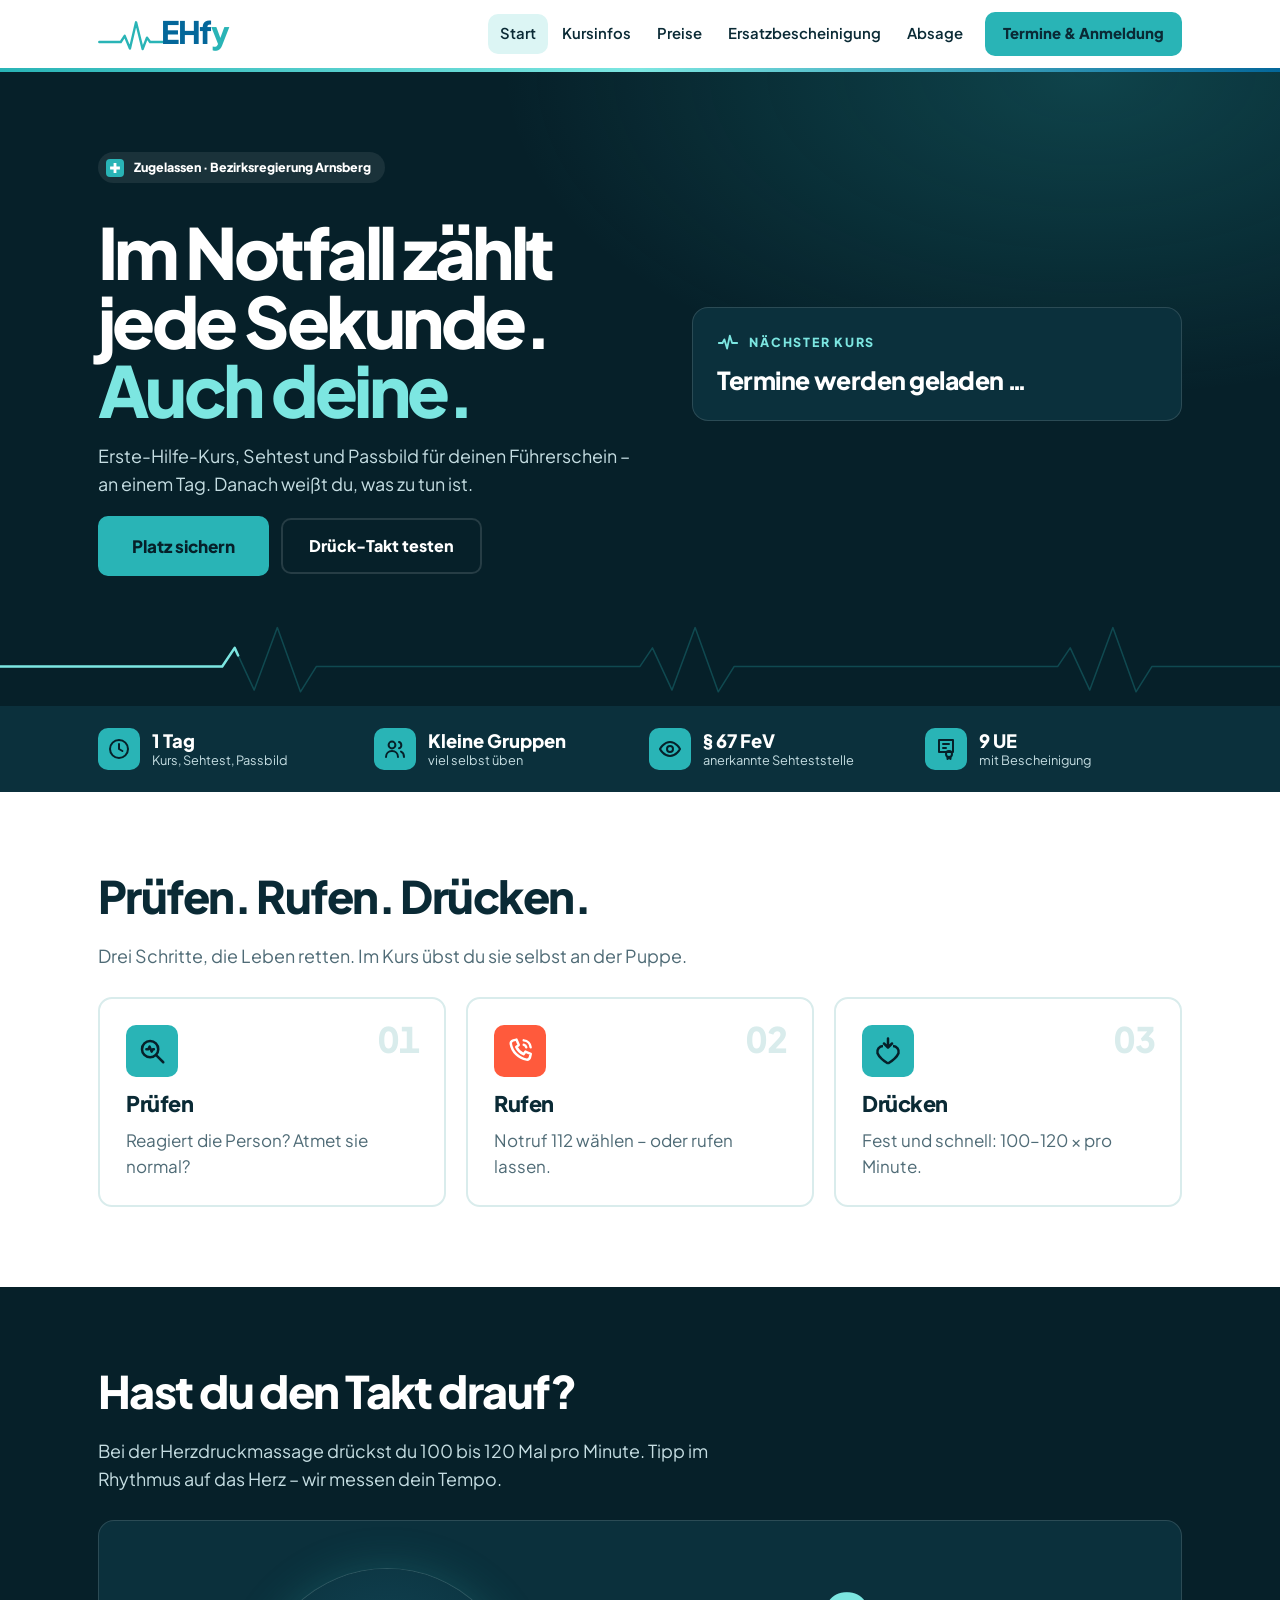
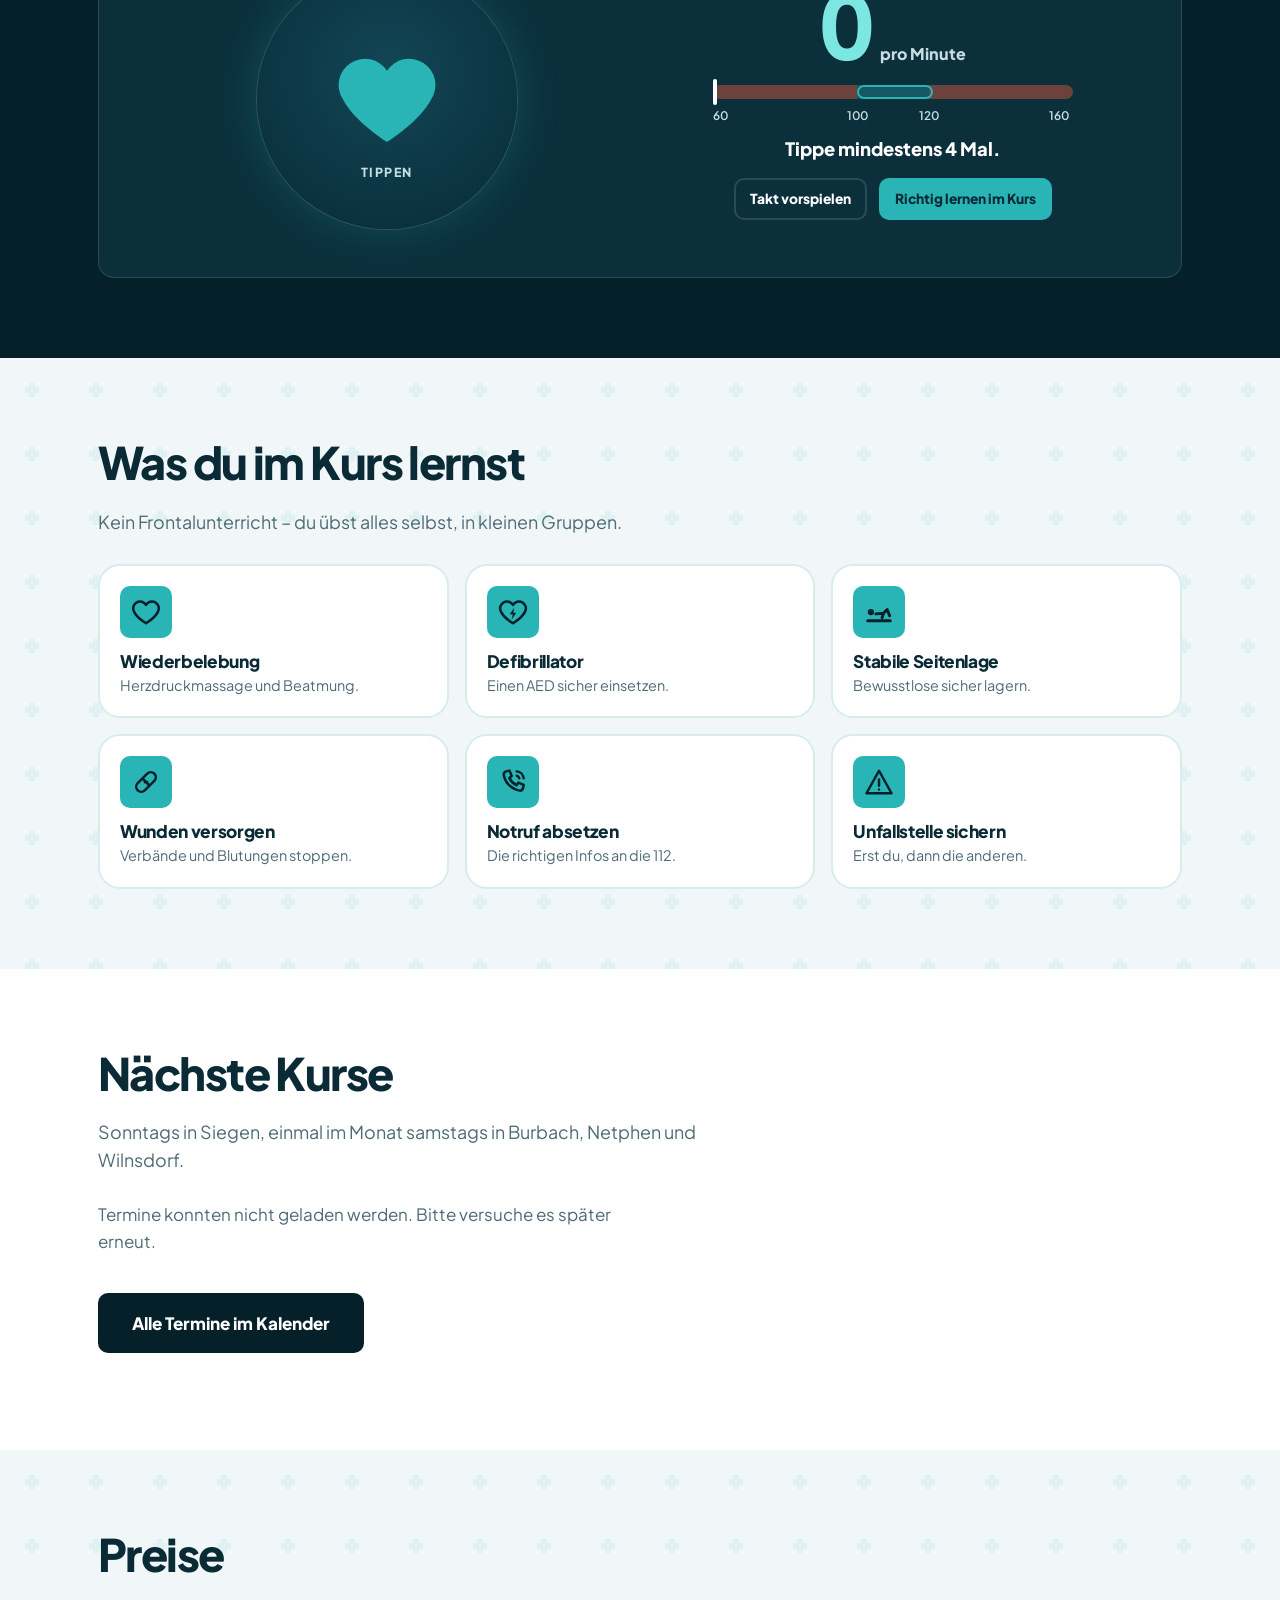
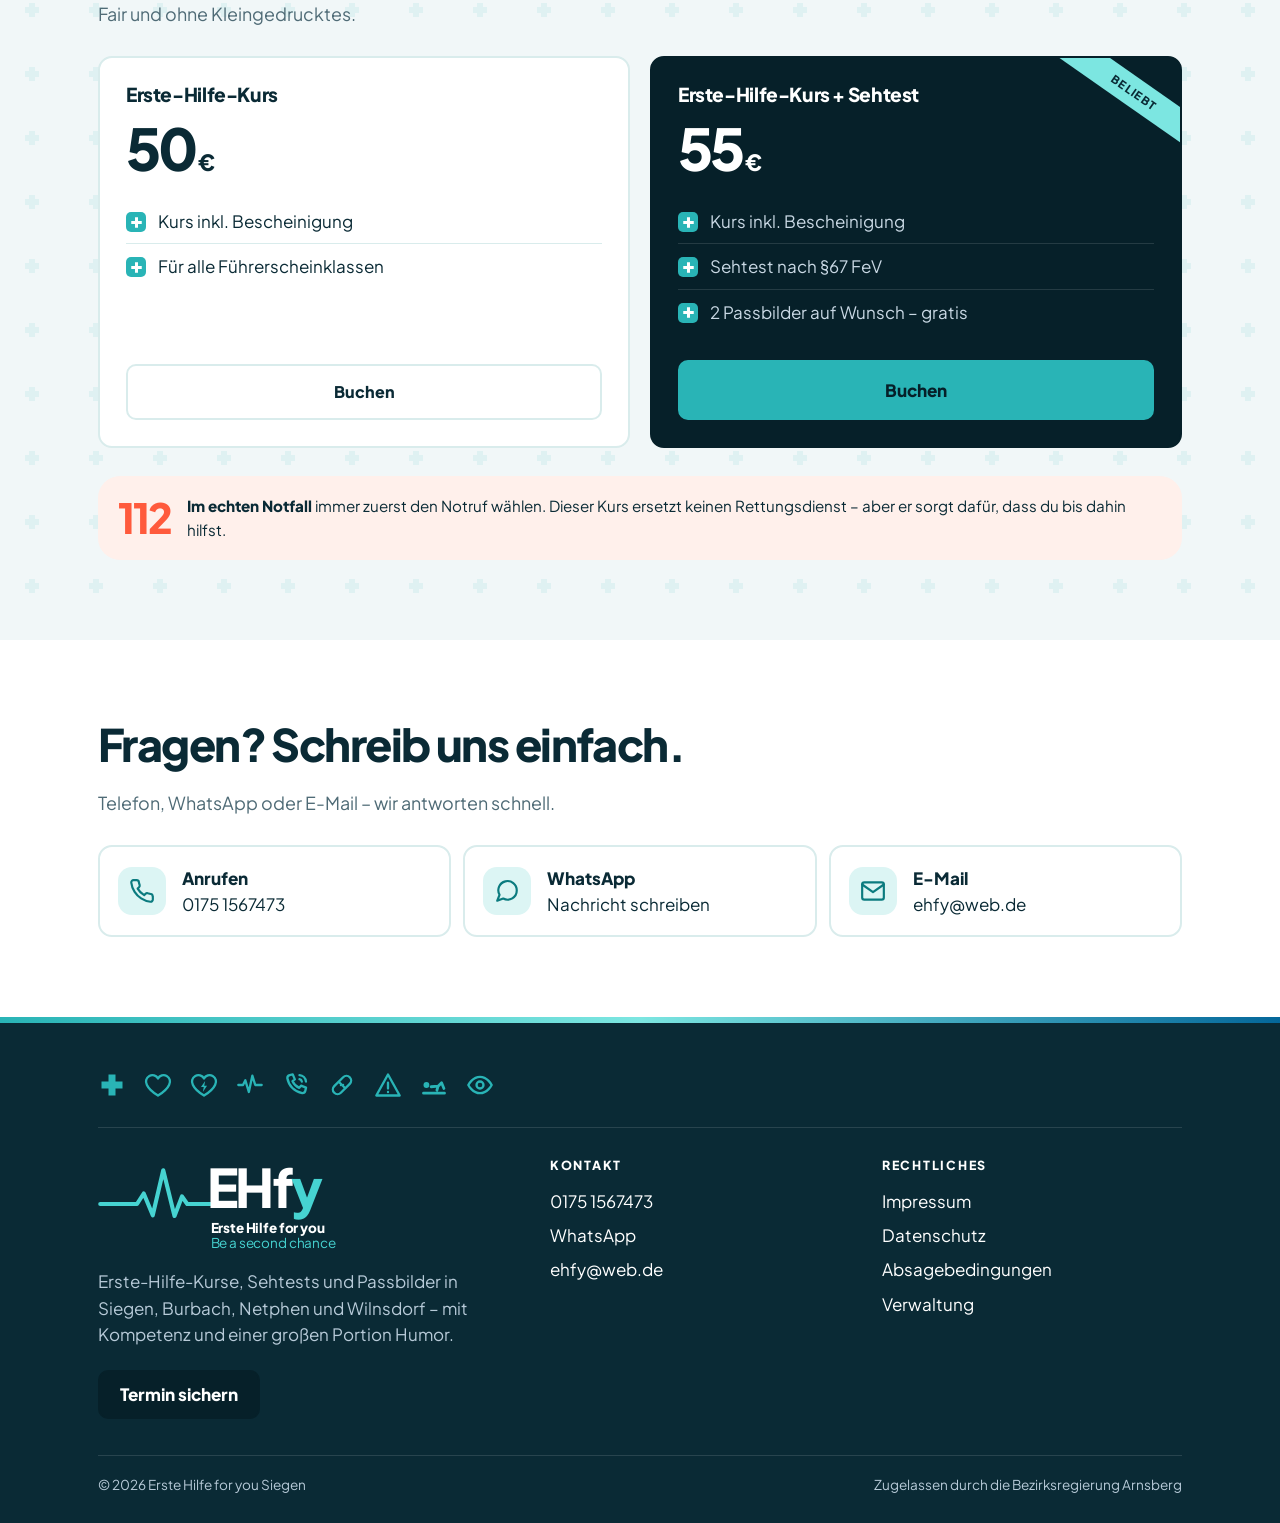
<file: index.html>
<!doctype html>
<html lang="de">
<head>
  <meta charset="utf-8">
  <script>
    // Alte WordPress-Links (ehfy.de/?page_id=…) auf die neuen Seiten umleiten, damit Links von anderen Seiten weiter funktionieren
    (function () {
      var m = location.search.match(/[?&]page_id=(\d+)/);
      var map = { "825": "anmelden.html", "936": "anmelden.html", "847": "datenschutz.html", "862": "ersatzbescheinigung.html",
        "865": "impressum.html", "868": "kurs.html", "871": "preise.html", "817": "absage.html", "806": "./" };
      if (m && map[m[1]]) location.replace(map[m[1]]);
    })();
  </script>
  <meta name="viewport" content="width=device-width, initial-scale=1, viewport-fit=cover">
  <title>Erste-Hilfe-Kurs Siegen für den Führerschein – mit Sehtest & Passbild | Erste Hilfe for you</title>
  <meta name="description" content="Erste-Hilfe-Kurs, Sehtest und Passbild an einem Tag – in Siegen, Burbach, Netphen und Wilnsdorf. Jetzt online Platz sichern.">
  <meta name="theme-color" content="#ffffff">
  <link rel="canonical" href="https://www.ehfy.de/">
  <link rel="icon" href="assets/favicon.svg" type="image/svg+xml">
  <link rel="icon" href="assets/favicon-48.png" type="image/png" sizes="48x48">
  <link rel="icon" href="assets/favicon-96.png" type="image/png" sizes="96x96">
  <link rel="apple-touch-icon" href="assets/apple-touch-icon.png">
  <link rel="manifest" href="manifest.webmanifest">
  <meta property="og:type" content="website">
  <meta property="og:site_name" content="Erste Hilfe for you">
  <meta property="og:title" content="Erste Hilfe for you – Erste-Hilfe-Kurse, Sehtest & Passbilder in Siegen">
  <meta property="og:description" content="Erste-Hilfe-Kurs, Sehtest und Passbild an einem Tag – in Siegen, Burbach, Netphen und Wilnsdorf. Jetzt online Platz sichern.">
  <meta property="og:image" content="https://www.ehfy.de/assets/share.jpg">
  <meta property="og:image:width" content="1200">
  <meta property="og:image:height" content="630">
  <meta name="twitter:card" content="summary_large_image">
  <link rel="preload" href="assets/fonts/jakarta-800.woff2" as="font" type="font/woff2" crossorigin>
  <link rel="stylesheet" href="assets/style.css">
  <script type="application/ld+json">
  { "@context": "https://schema.org", "@type": "WebSite", "name": "Erste Hilfe for you", "alternateName": ["EHfy", "ehfy.de"], "url": "https://www.ehfy.de/" }
  </script>
  <script type="application/ld+json">
  {
    "@context": "https://schema.org",
    "@type": ["LocalBusiness", "EducationalOrganization"],
    "name": "Erste Hilfe for you",
    "alternateName": "EHfy",
    "description": "Erste-Hilfe-Kurse für den Führerschein, Sehtest nach §67 FeV und Passbilder an einem Tag – in Siegen, Burbach, Netphen und Wilnsdorf.",
    "url": "https://www.ehfy.de/",
    "logo": "https://www.ehfy.de/assets/icon-512.png",
    "image": "https://www.ehfy.de/assets/share.jpg",
    "telephone": "+49 175 1567473",
    "email": "ehfy@web.de",
    "priceRange": "50–55 €",
    "address": {
      "@type": "PostalAddress",
      "streetAddress": "Hagener Straße 20",
      "postalCode": "57072",
      "addressLocality": "Siegen",
      "addressCountry": "DE"
    },
    "areaServed": ["Siegen", "Burbach", "Netphen", "Wilnsdorf", "Siegen-Wittgenstein"],
    "hasOfferCatalog": {
      "@type": "OfferCatalog",
      "name": "Kurse",
      "itemListElement": [
        { "@type": "Offer", "name": "Erste-Hilfe-Kurs", "price": "50", "priceCurrency": "EUR" },
        { "@type": "Offer", "name": "Erste-Hilfe-Kurs + Sehtest (inkl. 2 Passbilder)", "price": "55", "priceCurrency": "EUR" }
      ]
    }
  }
  </script>
  <script>
    // Alte WordPress-Links (z. B. aus Google oder WhatsApp) auf die neuen Seiten umleiten
    (function () {
      var id = new URLSearchParams(location.search).get("page_id");
      var map = { "825": "anmelden.html", "871": "preise.html", "862": "ersatzbescheinigung.html", "868": "kurs.html", "865": "impressum.html", "847": "datenschutz.html" };
      if (id && map[id]) location.replace(map[id]);
    })();
  </script>
</head>
<body data-page="start" class="home">
  <header id="site-header"></header>

  <main>
    <section class="home-hero">
      <div class="container">
        <div>
          <span class="kicker">Zugelassen · Bezirksregierung Arnsberg</span>
          <h1>Im Notfall zählt<br>jede Sekunde.<br><span class="hl">Auch deine.</span></h1>
          <p class="lead">Erste-Hilfe-Kurs, Sehtest und Passbild für deinen Führerschein – an einem Tag. Danach weißt du, was zu tun ist.</p>
          <div class="btn-row">
            <a class="plaster" href="anmelden.html">Platz sichern</a>
            <a class="btn btn-ghost" href="#mitmachen">Drück-Takt testen</a>
          </div>
        </div>
        <aside class="monitor" id="next-course" aria-live="polite">
          <div class="monitor-head"><svg class="sym" aria-hidden="true"><use href="assets/symbole.svg#ekg"/></svg><span>Nächster Kurs</span></div>
          <div class="monitor-date">Termine werden geladen …</div>
        </aside>
      </div>
      <svg class="ecg-line" viewBox="0 0 1440 90" preserveAspectRatio="none" aria-hidden="true">
        <path class="base" d="M0 55H250l14-22 22 50 26-74 26 76 18-30H720l14-22 22 50 26-74 26 76 18-30H1190l14-22 22 50 26-74 26 76 18-30H1440"/>
        <path class="pulse" pathLength="1000" d="M0 55H250l14-22 22 50 26-74 26 76 18-30H720l14-22 22 50 26-74 26 76 18-30H1190l14-22 22 50 26-74 26 76 18-30H1440"/>
      </svg>
    </section>

    <section class="facts" aria-label="Auf einen Blick">
      <div class="container">
        <div class="fact"><span class="tile"><svg class="sym" aria-hidden="true"><use href="assets/symbole.svg#uhr"/></svg></span><div><b>1 Tag</b><span>Kurs, Sehtest, Passbild</span></div></div>
        <div class="fact"><span class="tile"><svg class="sym" aria-hidden="true"><use href="assets/symbole.svg#gruppe"/></svg></span><div><b>Kleine Gruppen</b><span>viel selbst üben</span></div></div>
        <div class="fact"><span class="tile"><svg class="sym" aria-hidden="true"><use href="assets/symbole.svg#auge"/></svg></span><div><b>§ 67 FeV</b><span>anerkannte Sehteststelle</span></div></div>
        <div class="fact"><span class="tile"><svg class="sym" aria-hidden="true"><use href="assets/symbole.svg#urkunde"/></svg></span><div><b>9 UE</b><span>mit Bescheinigung</span></div></div>
      </div>
    </section>

    <section class="section" id="schritte">
      <div class="container">
        <h2 class="rv">Prüfen. Rufen. Drücken.</h2>
        <p class="lead rv">Drei Schritte, die Leben retten. Im Kurs übst du sie selbst an der Puppe.</p>
        <div class="grid grid-3" style="margin-top:28px">
          <div class="card step-card rv"><span class="tile"><svg class="sym" aria-hidden="true"><use href="assets/symbole.svg#pruefen"/></svg></span><span class="step-no">01</span><h3>Prüfen</h3><p class="muted">Reagiert die Person? Atmet sie normal?</p></div>
          <div class="card step-card step-alarm rv"><span class="tile"><svg class="sym" aria-hidden="true"><use href="assets/symbole.svg#notruf"/></svg></span><span class="step-no">02</span><h3>Rufen</h3><p class="muted">Notruf 112 wählen – oder rufen lassen.</p></div>
          <div class="card step-card rv"><span class="tile"><svg class="sym" aria-hidden="true"><use href="assets/symbole.svg#druck"/></svg></span><span class="step-no">03</span><h3>Drücken</h3><p class="muted">Fest und schnell: 100–120 × pro Minute.</p></div>
        </div>
      </div>
    </section>

    <section class="section section-dark" id="mitmachen">
      <div class="container">
        <h2 class="rv">Hast du den Takt drauf?</h2>
        <p class="lead rv">Bei der Herzdruckmassage drückst du 100 bis 120 Mal pro Minute. Tipp im Rhythmus auf das Herz – wir messen dein Tempo.</p>
        <div class="cpr rv" style="margin-top:28px">
          <button class="pad" id="pad" type="button" aria-label="Im Takt antippen">
            <svg viewBox="0 0 24 24" fill="#29b4b6"><path d="M12 21s-7-4.4-9.3-9A5.3 5.3 0 0 1 12 6a5.3 5.3 0 0 1 9.3 6c-2.3 4.6-9.3 9-9.3 9z"/></svg>
            <span class="hint" id="hint">Tippen</span>
          </button>
          <div class="meter">
            <div class="bpm"><span id="bpm">0</span> <small>pro Minute</small></div>
            <div class="gauge" aria-hidden="true"><i id="needle"></i></div>
            <div class="scale"><span style="left:2%">60</span><span style="left:40%">100</span><span style="left:60%">120</span><span style="left:96%">160</span></div>
            <div class="verdict" id="verdict" aria-live="polite">Tippe mindestens 4 Mal.</div>
            <div class="btn-row">
              <button class="btn btn-sm btn-ghost" id="metro" type="button">Takt vorspielen</button>
              <a class="btn btn-sm" href="anmelden.html">Richtig lernen im Kurs</a>
            </div>
          </div>
        </div>
      </div>
    </section>

    <section class="section section-soft" id="lernen">
      <div class="container">
        <h2 class="rv">Was du im Kurs lernst</h2>
        <p class="lead rv">Kein Frontalunterricht – du übst alles selbst, in kleinen Gruppen.</p>
        <div class="kit" style="margin-top:28px">
          <div class="item rv"><span class="tile"><svg class="sym" aria-hidden="true"><use href="assets/symbole.svg#herz"/></svg></span><h3>Wiederbelebung</h3><p>Herzdruckmassage und Beatmung.</p></div>
          <div class="item rv"><span class="tile"><svg class="sym" aria-hidden="true"><use href="assets/symbole.svg#aed"/></svg></span><h3>Defibrillator</h3><p>Einen AED sicher einsetzen.</p></div>
          <div class="item rv"><span class="tile"><svg class="sym" aria-hidden="true"><use href="assets/symbole.svg#seitenlage"/></svg></span><h3>Stabile Seitenlage</h3><p>Bewusstlose sicher lagern.</p></div>
          <div class="item rv"><span class="tile"><svg class="sym" aria-hidden="true"><use href="assets/symbole.svg#verband"/></svg></span><h3>Wunden versorgen</h3><p>Verbände und Blutungen stoppen.</p></div>
          <div class="item rv"><span class="tile"><svg class="sym" aria-hidden="true"><use href="assets/symbole.svg#notruf"/></svg></span><h3>Notruf absetzen</h3><p>Die richtigen Infos an die 112.</p></div>
          <div class="item rv"><span class="tile"><svg class="sym" aria-hidden="true"><use href="assets/symbole.svg#warnung"/></svg></span><h3>Unfallstelle sichern</h3><p>Erst du, dann die anderen.</p></div>
        </div>
      </div>
    </section>

    <section class="section" id="termine">
      <div class="container">
        <h2 class="rv">Nächste Kurse</h2>
        <p class="lead rv">Sonntags in Siegen, einmal im Monat samstags in Burbach, Netphen und Wilnsdorf.</p>
        <div class="dates" id="dates" style="margin-top:28px"><p class="muted">Termine werden geladen …</p></div>
        <p style="margin-top:22px"><a class="plaster" href="anmelden.html">Alle Termine im Kalender</a></p>
      </div>
    </section>

    <section class="section section-soft" id="preise">
      <div class="container">
        <h2 class="rv">Preise</h2>
        <p class="lead rv">Fair und ohne Kleingedrucktes.</p>
        <div class="grid grid-2" style="margin-top:28px">
          <div class="card price-card rv">
            <h3>Erste-Hilfe-Kurs</h3>
            <div class="price">50<small> €</small></div>
            <ul class="checklist"><li>Kurs inkl. Bescheinigung</li><li>Für alle Führerscheinklassen</li></ul>
            <a class="btn btn-ghost" href="anmelden.html">Buchen</a>
          </div>
          <div class="card price-card featured rv">
            <span class="badge-top">Beliebt</span>
            <h3>Erste-Hilfe-Kurs + Sehtest</h3>
            <div class="price">55<small> €</small></div>
            <ul class="checklist"><li>Kurs inkl. Bescheinigung</li><li>Sehtest nach §67 FeV</li><li>2 Passbilder auf Wunsch – gratis</li></ul>
            <a class="plaster" href="anmelden.html?paket=komplett">Buchen</a>
          </div>
        </div>
        <div class="notice112 rv" style="margin-top:28px"><b>112</b><p><strong>Im echten Notfall</strong> immer zuerst den Notruf wählen. Dieser Kurs ersetzt keinen Rettungsdienst – aber er sorgt dafür, dass du bis dahin hilfst.</p></div>
      </div>
    </section>

    <section class="section">
      <div class="container">
        <h2 class="rv">Fragen? Schreib uns einfach.</h2>
        <p class="lead rv">Telefon, WhatsApp oder E-Mail – wir antworten schnell.</p>
        <div class="contact-strip" style="margin-top:28px" id="contact-strip"></div>
      </div>
    </section>
  </main>

  <footer id="site-footer"></footer>

  <div class="dock" id="dock"><span class="sign"></span><div><b id="dock-t">Nächster Kurs</b><br><small id="dock-s">Kurs + Sehtest an einem Tag</small></div><a class="btn btn-sm" href="anmelden.html">Anmelden</a></div>

  <script src="assets/config.js"></script>
  <script src="assets/layout.js"></script>
  <script src="assets/vendor/supabase.js"></script>
  <script src="assets/db.js"></script>
  <script src="assets/contact.js"></script>
  <script>
  (async () => {
    const fmt = (d, o) => d.toLocaleDateString("de-DE", { timeZone: "Europe/Berlin", ...o });

    // Nächste Termine aus der Datenbank
    const box = document.getElementById("dates");
    try {
      const all = await EHFY_DB.getOpenCourses();
      const list = all.slice(0, 6);
      box.innerHTML = list.length ? list.map(c => {
        const d = new Date(c.starts_at);
        const label = !c.online_booking ? '<span class="pill pill-muted">nur telefonisch</span>' : EHFY.seatsPill(c);
        return `<a class="date-card" href="anmelden.html">
            <div class="day"><small>${fmt(d, { weekday: "short" }).replace(".", "").toUpperCase()}</small><b>${fmt(d, { day: "2-digit" })}</b><small>${fmt(d, { month: "short" }).replace(".", "").toUpperCase()}</small></div>
            <div><div class="where">${EHFY.esc(c.location)}</div><div class="when">${EHFY.fmtRange(c.starts_at, c.ends_at)}</div></div>
            ${label}</a>`;
      }).join("") : '<p class="muted">Aktuell sind keine Termine eingetragen. Melde dich gern telefonisch oder per WhatsApp.</p>';
      const next = all.find(c => c.online_booking && EHFY.seatLevel(c) !== "voll");
      if (next) document.getElementById("dock-t").textContent = `${fmt(new Date(next.starts_at), { weekday: "short", day: "2-digit", month: "2-digit" })} · ${next.location}`;
      const mon = document.getElementById("next-course");
      if (next) {
        mon.querySelector(".monitor-date").textContent = fmt(new Date(next.starts_at), { weekday: "long", day: "2-digit", month: "2-digit", year: "numeric" });
        mon.insertAdjacentHTML("beforeend", `
          <div class="monitor-meta">${EHFY.esc(next.location)} · ${EHFY.fmtRange(next.starts_at, next.ends_at)}</div>
          <div class="monitor-seats"><span>${EHFY.seatText(next)}</span></div>
          <a class="btn" href="anmelden.html">Jetzt anmelden</a>`);
      } else {
        mon.querySelector(".monitor-date").textContent = "Neue Termine folgen";
      }
    } catch (e) {
      box.innerHTML = '<p class="muted">Termine konnten nicht geladen werden. Bitte versuche es später erneut.</p>';
    }

    // Drück-Takt: Tempo aus den letzten Taps berechnen
    const pad = document.getElementById("pad"), out = document.getElementById("bpm"), needle = document.getElementById("needle"), verdict = document.getElementById("verdict");
    let taps = [];
    const flash = () => { pad.classList.remove("beat"); void pad.offsetWidth; pad.classList.add("beat"); };
    function press() {
      const t = performance.now();
      taps = taps.filter(x => t - x < 4000);
      taps.push(t);
      pad.classList.add("press"); setTimeout(() => pad.classList.remove("press"), 90);
      flash();
      document.getElementById("hint").textContent = "weiter …";
      if (taps.length < 4) { verdict.textContent = `Noch ${4 - taps.length}× tippen.`; verdict.className = "verdict"; return; }
      const gaps = taps.slice(1).map((x, i) => x - taps[i]);
      const bpm = Math.round(60000 / (gaps.reduce((a, b) => a + b, 0) / gaps.length));
      out.textContent = bpm;
      needle.style.left = Math.max(0, Math.min(100, (bpm - 60) / 100 * 100)) + "%";
      if (bpm < 100) { verdict.textContent = "Etwas schneller!"; verdict.className = "verdict bad"; }
      else if (bpm > 120) { verdict.textContent = "Etwas langsamer!"; verdict.className = "verdict bad"; }
      else { verdict.textContent = "Perfekt – genau richtig!"; verdict.className = "verdict ok"; if (navigator.vibrate) navigator.vibrate(15); }
    }
    pad.addEventListener("pointerdown", e => { e.preventDefault(); press(); });
    pad.addEventListener("keydown", e => { if (e.key === " " || e.key === "Enter") { e.preventDefault(); press(); } });

    // Takt vorspielen: 110 Schläge pro Minute, 8 Sekunden lang
    let ac, playing = false;
    document.getElementById("metro").addEventListener("click", e => {
      if (playing) return;
      ac = ac || new (window.AudioContext || window.webkitAudioContext)();
      playing = true; e.target.textContent = "Hör zu …";
      const start = ac.currentTime + .05, beat = 60 / 110;
      for (let i = 0; i < Math.floor(8 / beat); i++) {
        const o = ac.createOscillator(), g = ac.createGain();
        o.frequency.value = 880;
        g.gain.setValueAtTime(.0001, start + i * beat);
        g.gain.exponentialRampToValueAtTime(.3, start + i * beat + .01);
        g.gain.exponentialRampToValueAtTime(.0001, start + i * beat + .08);
        o.connect(g).connect(ac.destination); o.start(start + i * beat); o.stop(start + i * beat + .1);
        setTimeout(flash, (i * beat + .05) * 1000);
      }
      setTimeout(() => { playing = false; e.target.textContent = "Takt vorspielen"; }, 8200);
    });

    // Einblenden beim Scrollen + Leiste unten
    const io = new IntersectionObserver(es => es.forEach(e => { if (e.isIntersecting) { e.target.classList.add("in"); io.unobserve(e.target); } }), { threshold: .12 });
    document.querySelectorAll(".rv").forEach((el, i) => { el.style.transitionDelay = (i % 3) * .07 + "s"; io.observe(el); });
    addEventListener("scroll", () => document.getElementById("dock").classList.toggle("show", scrollY > innerHeight * .7), { passive: true });
  })();
  </script>
</body>
</html>
</file>
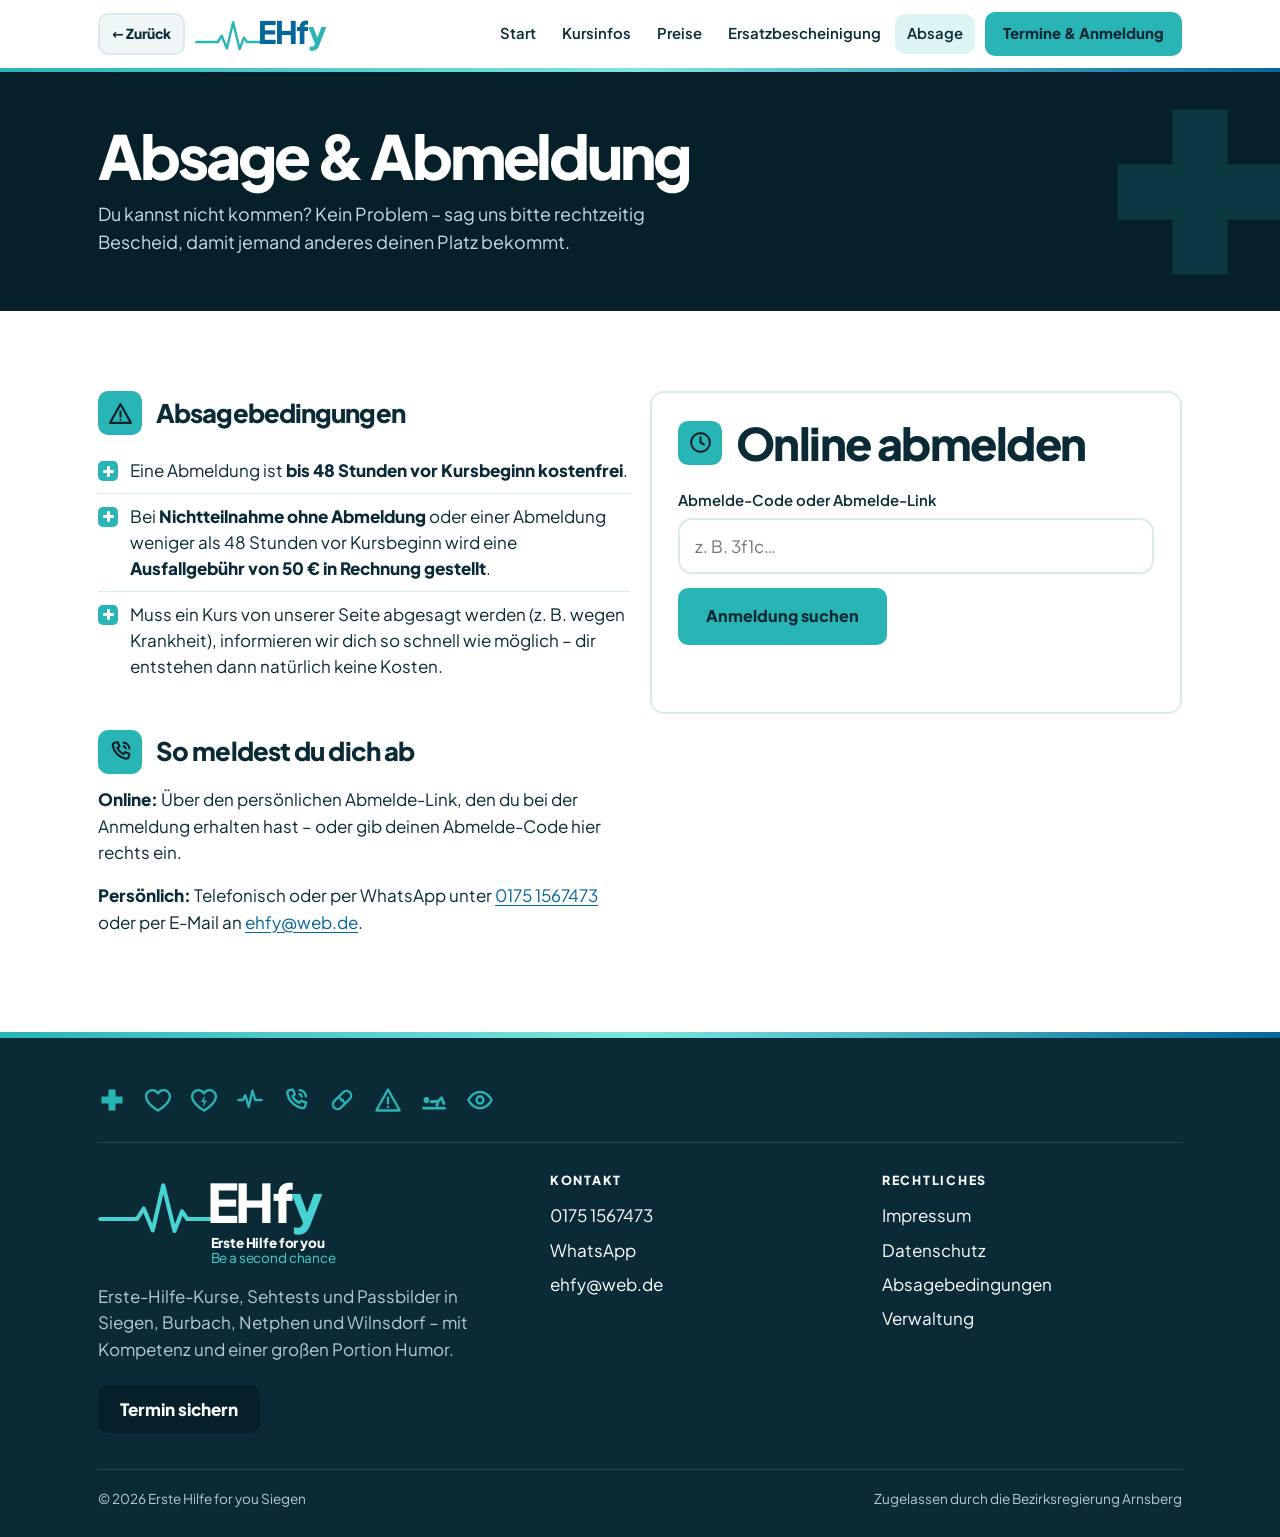
<file: absage.html>
<!doctype html>
<html lang="de">
<head>
  <meta charset="utf-8">
  <meta name="viewport" content="width=device-width, initial-scale=1">
  <title>Erste-Hilfe-Kurs absagen oder abmelden | Erste Hilfe for you</title>
  <meta name="description" content="Absagebedingungen und Online-Abmeldung vom Erste-Hilfe-Kurs.">
  <link rel="canonical" href="https://www.ehfy.de/absage.html">
  <link rel="icon" href="assets/favicon.svg" type="image/svg+xml">
  <link rel="icon" href="assets/favicon-48.png" type="image/png" sizes="48x48">
  <link rel="icon" href="assets/favicon-96.png" type="image/png" sizes="96x96">
  <link rel="apple-touch-icon" href="assets/apple-touch-icon.png">
  <link rel="manifest" href="manifest.webmanifest">
  <meta property="og:type" content="website">
  <meta property="og:site_name" content="Erste Hilfe for you">
  <meta property="og:title" content="Absage & Abmeldung – Erste Hilfe for you">
  <meta property="og:description" content="Absagebedingungen und Online-Abmeldung vom Erste-Hilfe-Kurs.">
  <meta property="og:image" content="https://www.ehfy.de/assets/share.jpg">
  <meta property="og:image:width" content="1200">
  <meta property="og:image:height" content="630">
  <meta name="twitter:card" content="summary_large_image">
  <meta name="theme-color" content="#ffffff">
  <link rel="stylesheet" href="assets/style.css">
</head>
<body data-page="absage">
  <header id="site-header"></header>

  <main>
    <section class="page-head">
      <div class="container">
        <h1>Absage & Abmeldung</h1>
        <p class="lead">Du kannst nicht kommen? Kein Problem – sag uns bitte rechtzeitig Bescheid, damit jemand anderes deinen Platz bekommt.</p>
      </div>
    </section>

    <section class="section">
      <div class="container grid grid-2" style="align-items:start">
        <div class="prose">
          <h2 class="h-sym" style="margin-top:0"><span class="tile" style="width:44px;height:44px;font-size:25px"><svg class="sym" aria-hidden="true"><use href="assets/symbole.svg#warnung"/></svg></span>Absagebedingungen</h2>
          <ul class="checklist">
            <li>Eine Abmeldung ist <strong>bis 48 Stunden vor Kursbeginn kostenfrei</strong>.</li>
            <li>Bei <strong>Nichtteilnahme ohne Abmeldung</strong> oder einer Abmeldung weniger als 48 Stunden vor Kursbeginn wird eine <strong>Ausfallgebühr von 50 € in Rechnung gestellt</strong>.</li>
            <li>Muss ein Kurs von unserer Seite abgesagt werden (z. B. wegen Krankheit), informieren wir dich so schnell wie möglich – dir entstehen dann natürlich keine Kosten.</li>
          </ul>

          <h2 class="h-sym"><span class="tile" style="width:44px;height:44px;font-size:25px"><svg class="sym" aria-hidden="true"><use href="assets/symbole.svg#notruf"/></svg></span>So meldest du dich ab</h2>
          <p><strong>Online:</strong> Über den persönlichen Abmelde-Link, den du bei der Anmeldung erhalten hast – oder gib deinen Abmelde-Code hier rechts ein.</p>
          <p><strong>Persönlich:</strong> Telefonisch oder per WhatsApp unter <a href="tel:+491751567473">0175 1567473</a> oder per E-Mail an <a href="mailto:ehfy@web.de">ehfy@web.de</a>.</p>
        </div>

        <div class="card" id="cancel-card">
          <h2 class="h-sym" style="margin-top:0"><span class="tile" style="width:44px;height:44px;font-size:25px"><svg class="sym" aria-hidden="true"><use href="assets/symbole.svg#uhr"/></svg></span>Online abmelden</h2>
          <div id="lookup">
            <form id="code-form">
              <div class="field" style="margin-bottom:14px">
                <label for="code">Abmelde-Code oder Abmelde-Link</label>
                <input id="code" placeholder="z. B. 3f1c…" autocomplete="off">
              </div>
              <button class="btn" type="submit">Anmeldung suchen</button>
            </form>
          </div>
          <div id="details" class="hidden"></div>
          <p class="form-error" id="error" role="alert"></p>
        </div>
      </div>
    </section>
  </main>

  <footer id="site-footer"></footer>
  <script src="assets/config.js"></script>
  <script src="assets/layout.js"></script>
  <script src="assets/vendor/supabase.js"></script>
  <script src="assets/db.js"></script>
  <script>
  (() => {
    const cfg = EHFY_CONFIG;
    const err = document.getElementById("error");
    const details = document.getElementById("details");
    const lookup = document.getElementById("lookup");
    const uuidRe = /[0-9a-f]{8}-[0-9a-f]{4}-[0-9a-f]{4}-[0-9a-f]{4}-[0-9a-f]{12}/i;

    async function show(token) {
      err.textContent = "";
      try {
        const r = await EHFY_DB.getRegistration(token);
        const hours = (new Date(r.starts_at) - Date.now()) / 36e5;
        const pkg = (cfg.packages.find(p => p.key === r.package) || { label: r.package }).label;
        let action = "";
        if (r.status === "storniert") {
          action = '<div class="notice notice-ok"><p>Diese Anmeldung ist bereits <strong>storniert</strong>.</p></div>';
        } else if (r.course_status === "abgesagt") {
          action = '<div class="notice notice-warn"><p>Dieser Kurs wurde von uns <strong>abgesagt</strong>. Es entstehen dir keine Kosten.</p></div>';
        } else if (hours <= 0) {
          action = '<div class="notice notice-warn"><p>Der Kurs hat bereits begonnen. Bitte melde dich telefonisch bei uns.</p></div>';
        } else {
          action = (hours < cfg.cancelHours
            ? `<div class="notice notice-danger"><p><strong>Achtung:</strong> Bis zum Kursbeginn sind es weniger als 48 Stunden. Gemäß unseren Absagebedingungen wird eine Ausfallgebühr von 50 € in Rechnung gestellt.</p></div>`
            : `<div class="notice notice-ok"><p>Die Abmeldung ist noch <strong>kostenfrei</strong> möglich.</p></div>`) +
            '<button class="btn btn-danger" id="do-cancel">Jetzt verbindlich abmelden</button>';
        }
        details.innerHTML = `
          <p><strong>${EHFY.esc(r.first_name)} ${EHFY.esc(r.last_name || "")}</strong><br>
          ${EHFY.fmtDate(r.starts_at)}<br>${EHFY.fmtRange(r.starts_at, r.ends_at)} · ${EHFY.esc(r.location)}<br>
          Paket: ${pkg}</p>${action}`;
        lookup.classList.add("hidden");
        details.classList.remove("hidden");
        const btn = document.getElementById("do-cancel");
        if (btn) btn.onclick = async () => {
          if (!confirm("Möchtest du dich wirklich von diesem Kurs abmelden?")) return;
          btn.disabled = true;
          try {
            const res = await EHFY_DB.cancelRegistration(token);
            details.innerHTML = `<div class="notice notice-ok"><p><strong>Du wurdest erfolgreich abgemeldet.</strong></p>
              ${res.late ? "<p>Da die Abmeldung weniger als 48 Stunden vor Kursbeginn erfolgte, wird eine Ausfallgebühr von 50 € in Rechnung gestellt.</p>" : "<p>Es entstehen dir keine Kosten.</p>"}</div>
              <a class="btn btn-outline" href="anmelden.html">Neuen Termin buchen</a>`;
          } catch (e) { err.textContent = e.message; btn.disabled = false; }
        };
      } catch (e) {
        err.textContent = e.message.includes("nicht gefunden") ? e.message : "Anmeldung nicht gefunden. Bitte prüfe deinen Code oder melde dich telefonisch.";
      }
    }

    document.getElementById("code-form").addEventListener("submit", ev => {
      ev.preventDefault();
      const m = document.getElementById("code").value.match(uuidRe);
      if (!m) { err.textContent = "Bitte gib einen gültigen Abmelde-Code oder -Link ein."; return; }
      show(m[0].toLowerCase());
    });

    const fromUrl = (new URLSearchParams(location.search).get("code") || "").match(uuidRe);
    if (fromUrl) show(fromUrl[0].toLowerCase());
  })();
  </script>
</body>
</html>
</file>
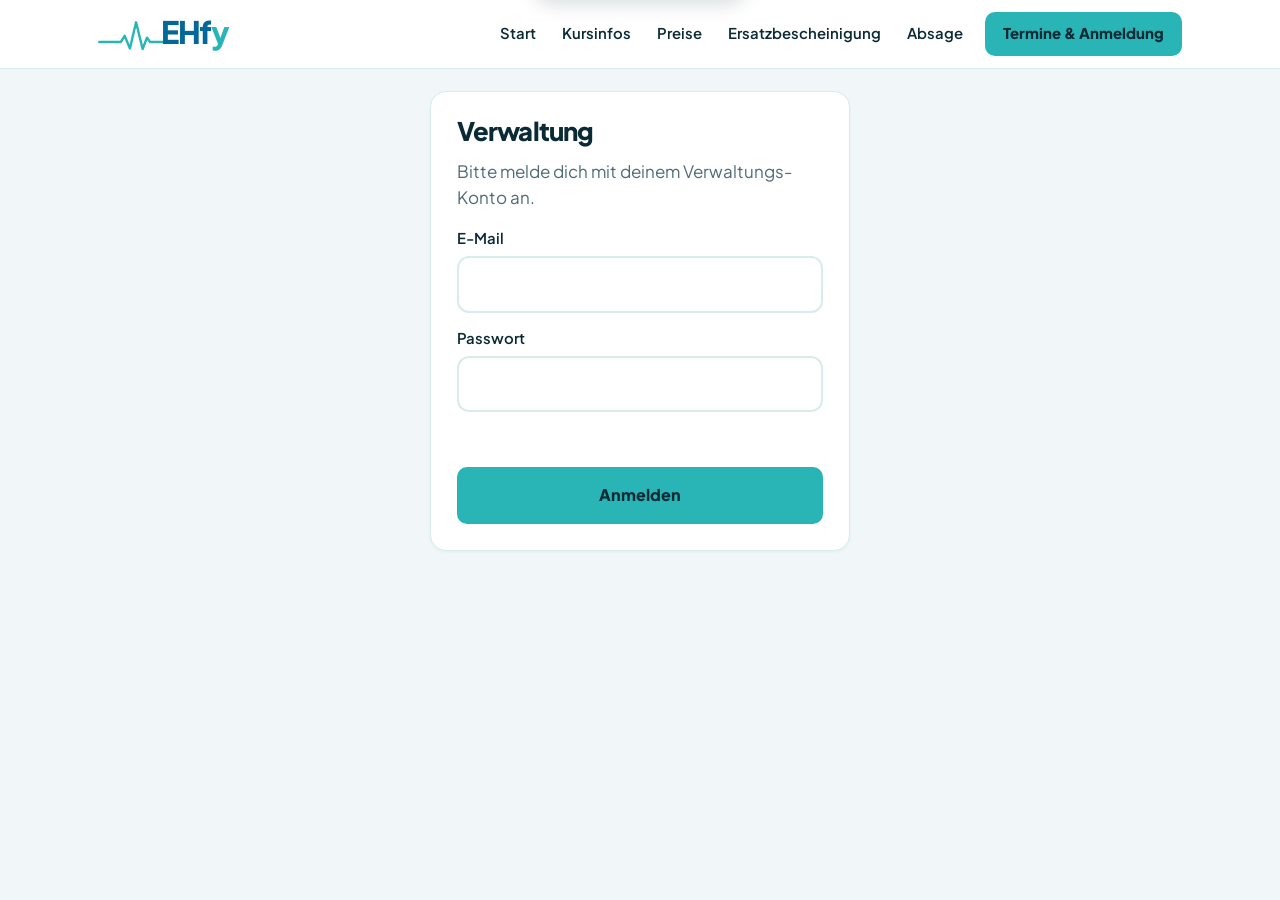
<file: admin.html>
<!doctype html>
<html lang="de">
<head>
  <meta charset="utf-8">
  <meta name="viewport" content="width=device-width, initial-scale=1, viewport-fit=cover">
  <title>Verwaltung – Erste Hilfe for you</title>
  <meta name="robots" content="noindex, nofollow">
  <link rel="icon" href="assets/favicon.svg" type="image/svg+xml">
  <link rel="icon" href="assets/favicon-48.png" type="image/png" sizes="48x48">
  <link rel="icon" href="assets/favicon-96.png" type="image/png" sizes="96x96">
  <!-- Als App installierbar (iPhone: Teilen → Zum Home-Bildschirm, Mac: Ablage → Zum Dock hinzufügen) -->
  <link rel="manifest" href="admin.webmanifest">
  <link rel="apple-touch-icon" href="assets/apple-touch-icon.png">
  <meta name="apple-mobile-web-app-capable" content="yes">
  <meta name="mobile-web-app-capable" content="yes">
  <meta name="apple-mobile-web-app-title" content="EHfy Admin">
  <meta name="apple-mobile-web-app-status-bar-style" content="default">
  <meta name="theme-color" content="#0a2a35">
  <link rel="stylesheet" href="assets/style.css">
  <link rel="stylesheet" href="assets/admin-hell.css">
</head>
<body data-page="admin">
  <header id="site-header"></header>

  <main>
    <section class="section">
      <div class="container">

        <!-- Login -->
        <div id="login-view" class="hidden" style="max-width:420px;margin:0 auto">
          <div class="card">
            <h1 style="font-size:1.6rem">Verwaltung</h1>
            <p class="muted">Bitte melde dich mit deinem Verwaltungs-Konto an.</p>
            <form id="login-form">
              <div class="field" style="margin-bottom:14px"><label for="l-email">E-Mail</label><input id="l-email" type="email" autocomplete="username" required></div>
              <div class="field" style="margin-bottom:14px"><label for="l-pass">Passwort</label><input id="l-pass" type="password" autocomplete="current-password" required></div>
              <p class="form-error" id="login-error" role="alert"></p>
              <button class="btn" type="submit" style="width:100%">Anmelden</button>
            </form>
          </div>
        </div>

        <!-- Übersicht -->
        <div id="app-view" class="hidden">
          <div class="admin-top no-print">
            <h1>Verwaltung <span class="small muted" style="font-weight:600">Version 144</span></h1>
            <div class="sync-mini" id="sync-bar" role="status">
              <span class="sync-dot" id="sync-dot"></span>
              <span id="sync-text" class="small"></span>
              <button class="btn btn-sm" id="sync-btn" type="button">Synchronisieren</button>
            </div>
          </div>
          <svg class="adm-ekg no-print" viewBox="0 0 1000 34" preserveAspectRatio="none" aria-hidden="true"><path d="M0 20 H180 L195 20 L205 4 L215 30 L225 20 H420 L435 20 L445 4 L455 30 L465 20 H660 L675 20 L685 4 L695 30 L705 20 H1000"/></svg>
          <nav class="main-nav no-print" id="main-tabs" aria-label="Bereiche">
            <div class="nav-main">
              <button data-view="start" class="active"><svg class="sym" aria-hidden="true"><use href="assets/symbole.svg#herz"/></svg>Start</button>
              <button data-view="anwesenheit"><svg class="sym" aria-hidden="true"><use href="assets/symbole.svg#gruppe"/></svg>Kurstag</button>
              <button data-view="bezahlung"><span class="dots" aria-hidden="true" style="letter-spacing:0;font-weight:900">€</span>Bezahlung</button>
              <button data-view="termine"><svg class="sym" aria-hidden="true"><use href="assets/symbole.svg#uhr"/></svg>Termine</button>
              <button data-view="schueler"><svg class="sym" aria-hidden="true"><use href="assets/symbole.svg#urkunde"/></svg>Schüler</button>
              <button data-view="sehtests"><svg class="sym" aria-hidden="true"><use href="assets/symbole.svg#auge"/></svg>Sehtests</button>
              <button type="button" id="nav-more-btn" class="nav-more-btn" aria-expanded="false"><span class="dots" aria-hidden="true">•••</span>Mehr</button>
            </div>
            <div class="nav-more hidden" id="nav-more">
              <button data-view="zahlungen">Zahlungen</button>
              <button data-view="gebuehren">Ausfallgebühren</button>
              <button data-view="schreiben">Gesendete Schreiben</button>
              <button data-view="rechnungen">Rechnungen</button>
              <button data-view="finanzen">Einnahmen &amp; Ausgaben</button>
              <button data-view="vorlagen">Einstellungen</button>
              <button type="button" id="logout">Abmelden</button>
            </div>
          </nav>

          <!-- Start: was heute ansteht und was zu erledigen ist -->
          <div id="start-view" class="no-print" data-section="start">
            <p class="start-date" id="start-date"></p>
            <div class="start-capture">
              <button class="btn start-capture-btn" type="button" id="cap-open">📷 Schüler vor Ort erfassen</button>
              <button class="btn btn-outline start-capture-btn" type="button" id="qr-general" style="margin-top:8px">▦ QR-Code für Schüler (immer gültig)</button>
              <p class="small muted">Daten auslesen per Foto – oder die Schüler scannen den QR-Code und tragen sich am eigenen Handy selbst ein.</p>
            </div>
            <div class="start-grid">
              <article class="card start-card" id="start-today"></article>
              <article class="card start-card" id="start-todo"></article>
            </div>
            <details class="card start-notes" id="notes-box" style="margin-top:14px">
              <summary><strong>📝 Notizen</strong> <span class="small muted" id="notes-info"></span></summary>
              <textarea id="notes-text" rows="7" style="width:100%;margin-top:8px;font:inherit;padding:10px;border-radius:12px;border:2px solid var(--line)" placeholder="z. B. Nr. 3872 doppelt vergeben: Protokoll Müller durchgestrichen, richtige Nr. 3873 …"></textarea>
              <p class="small muted" style="margin:4px 0 0">Wird automatisch gespeichert und ist auf allen Geräten gleich.</p>
            </details>
            <div class="field" style="margin:18px 0 10px"><label for="start-search">Schüler suchen</label>
              <input id="start-search" type="search" autocomplete="off" placeholder="Name, Geburtsdatum, Protokoll-Nr., E-Mail oder Telefon"></div>
            <h2 class="start-h">Nächste Kurse</h2>
            <div id="start-next" class="start-next"></div>
            <p class="form-error" id="start-error" role="alert"></p>
            <div id="att-unchecked" data-err="start-error"></div>
          </div>

          <div id="attendance-view" class="hidden" data-section="anwesenheit">
            <section id="att-section" class="no-print" style="margin-bottom:22px" aria-label="Anwesenheit">
              <h2 style="margin:0 0 8px;font-size:1.3rem">Kurstag</h2>
              <div class="att-tabs" id="att-tabs" role="tablist">
                <button type="button" data-att-tab="anwesenheit">✓ Anwesenheit</button>
                <button type="button" data-att-tab="sehtest">👁 Sehtest</button>
                <button type="button" data-att-tab="bezahlung">€ Bezahlung</button>
                <button type="button" data-att-tab="drucken">🖨 Drucken</button>
              </div>
              <p class="form-error" id="att-error" role="alert"></p>
              <div class="field" style="margin:0 0 12px"><label for="att-filter">In der Anwesenheit nach Namen suchen</label><input id="att-filter" type="search" autocomplete="off" placeholder="z. B. Müller"></div>
              <div id="att-cards" class="att-list"></div>
            </section>
          </div>

          <div id="pay-view" class="hidden no-print" data-section="zahlungen">
            <h2 style="margin:0 0 4px;font-size:1.4rem">Zahlungen</h2>
            <p class="muted small" style="margin-bottom:12px">Wer auf der Teilnehmerliste steht und was bezahlt wurde, je Kurs. Ändern kannst du das unter „€ Bezahlung“.</p>
            <div class="btn-row" style="margin-bottom:12px;align-items:center">
              <label class="small" for="pay-course">Kurs</label> <select id="pay-course" style="max-width:100%"></select>
              <label class="small"><input type="checkbox" id="pay-open"> nur nicht bezahlt</label>
            </div>
            <p class="form-error" id="pay-error" role="alert"></p>
            <div id="pay-list"></div>
          </div>

          <div id="mail-view" class="hidden no-print" data-section="schreiben">
            <h2 style="margin:0 0 4px;font-size:1.4rem">Gesendete Schreiben</h2>
            <p class="muted small" style="margin-bottom:12px">Alles, was aus der Verwaltung per E-Mail rausging – mit Text, Rechnungsnummer und Empfänger. Antippen zum Lesen.</p>
            <div class="field" style="margin:0 0 12px"><input id="mail-filter" type="search" placeholder="Suchen: Name, Rechnungsnummer, Art …" autocomplete="off"></div>
            <p class="form-error" id="mail-error" role="alert"></p>
            <div id="mail-list"></div>
          </div>

          <div id="fee-view" class="hidden no-print" data-section="gebuehren">
            <h2 style="margin:0 0 4px;font-size:1.4rem">Ausfallgebühren</h2>
            <p class="muted small" style="margin-bottom:12px">Wer nicht zum Kurs gekommen ist. Die Personen bleiben hier, bis du „Bezahlt“ oder „Erledigt“ drückst.</p>
            <p class="form-error" id="fee-error" role="alert"></p>
            <div id="fee-list" data-err="fee-error"></div>
          </div>

          <div id="courses-view" class="hidden" data-section="termine">
            <details class="card q-card no-print" id="q-box" style="margin-bottom:22px">
              <summary class="q-sum">+ Neuen Termin freigeben</summary>
              <p class="muted small" id="q-hint"></p>
              <div class="chips" id="q-locs" role="group" aria-label="Kursort"></div>
              <div class="quick-grid">
                <div><div id="q-cal"></div></div>
                <div>
                  <p class="sel-list" id="q-sel"></p>
                  <div class="btn-row"><button class="btn" id="q-save" type="button" disabled>Termin freigeben</button></div>
                  <p class="form-error" id="q-error" role="alert"></p>
                  <details id="q-details" style="margin-top:6px">
                    <summary>Ort ändern oder löschen, Uhrzeit, Plätze</summary>
                    <div class="form-grid" style="margin-top:12px">
                      <div class="field full"><label for="q-loc">Ort (öffentlich sichtbar)</label><input id="q-loc" list="loc-list"></div>
                      <div class="field full"><label for="q-addr">Genaue Adresse (erst nach der Anmeldung sichtbar)</label><input id="q-addr"></div>
                      <div class="field"><label for="q-start">Beginn</label><input id="q-start" type="time"></div>
                      <div class="field"><label for="q-end">Ende</label><input id="q-end" type="time"></div>
                      <div class="field"><label for="q-cap">Max. Teilnehmer</label><input id="q-cap" type="number" min="0" max="999"></div>
                      <div class="field"><label for="q-note">Hinweis (öffentlich)</label><input id="q-note"></div>
                      <label class="check full"><input type="checkbox" id="q-online" checked><span>Online-Anmeldung möglich</span></label>
                    </div>
                    <div class="btn-row" style="margin-top:12px"><button class="btn btn-sm btn-ghost" id="q-remember" type="button">Ort speichern</button><button class="btn btn-sm btn-ghost hidden" id="q-delete" type="button">Ort löschen</button></div>
                    <p class="small muted" id="q-remember-msg" role="status" style="margin-top:8px"></p>
                  </details>
                </div>
              </div>
            </details>
            <h2 style="margin:0 0 14px;font-size:1.3rem">Alle Termine</h2>
            <div class="stat-row hidden" id="stats"></div>
            <div class="tabs no-print" id="filter">
              <button data-f="upcoming" class="active">Kommende</button>
              <button data-f="past">Vergangene</button>
              <button data-f="all">Alle</button>
            </div>
            <div class="table-wrap">
              <table>
                <thead><tr><th>Datum</th><th>Uhrzeit</th><th>Ort</th><th>Belegung</th><th>Status</th><th></th></tr></thead>
                <tbody id="course-rows"></tbody>
              </table>
            </div>
          </div>

          <div id="participants-view" class="hidden" data-section="termine">
            <div class="admin-bar">
              <div>
                <button class="btn btn-sm btn-outline no-print" id="back">← Zurück zu den Terminen</button>
                <h2 style="margin:14px 0 4px" id="p-title"></h2>
                <p class="muted" style="margin:0" id="p-sub"></p>
                <div id="p-tools" class="no-print" data-err="doc-error" style="margin-top:8px"></div>
                <p class="cap no-print" style="margin:10px 0 0">Max. Teilnehmer:
                  <button class="cap-btn" id="p-cap-down" type="button" aria-label="Ein Platz weniger">−</button>
                  <b id="p-cap-value"></b>
                  <button class="cap-btn" id="p-cap-up" type="button" aria-label="Ein Platz mehr">+</button></p>
              </div>
              <div class="btn-row no-print">
                <button class="btn btn-sm btn-teal" id="p-add">+ Schüler nachträglich eintragen</button>
                <button class="btn btn-sm btn-outline" id="p-print">Liste drucken</button>
                <button class="btn btn-sm btn-outline" id="p-csv">Excel/CSV</button>
                <a class="btn btn-sm btn-outline" id="p-mail" href="#">E-Mail an alle</a>
              </div>
            </div>
            <div class="card no-print" style="margin-bottom:20px;padding:18px 20px">
              <div class="btn-row" style="justify-content:space-between">
                <div><strong>Dokumente zum Drucken</strong><br><span class="muted small">Für alle angemeldeten Teilnehmer, alphabetisch – fertig ausgefüllt als PDF.<br>Einzelne Personen: „Drucken …“ in ihrer Zeile.</span></div>
                <div class="btn-row">
                  <button class="btn btn-sm btn-teal" data-doc="teilnehmerliste" title="Nur angekreuzte Teilnehmer: Name, Adresse, Sehtest, Bezahlt, Betrag, Unterschrift">Teilnehmerliste (Finanzamt)</button>
                  <button class="btn btn-sm btn-teal" data-doc="alles" title="Pro Teilnehmer: Datenblatt, Bescheinigung, Quittung">Alles mit einem Klick</button>
                  <button class="btn btn-sm" data-doc="datenblatt">Datenblätter</button>
                  <button class="btn btn-sm" data-doc="protokolle">Sehtest-Protokolle</button>
                  <button class="btn btn-sm" data-doc="dokumentation">Dokumentation (§ 68 FeV)</button>
                  <button class="btn btn-sm" data-doc="bescheinigung">Bescheinigungen</button>
                  <button class="btn btn-sm" data-doc="quittung">Quittungen</button>
                  <button class="btn btn-sm btn-ghost" data-doc="rechnung">Rechnungen</button>
                </div>
              </div>
              <p class="form-error" id="doc-error" style="margin:10px 0 0"></p>
            </div>
            <div class="table-wrap">
              <table>
                <thead><tr><th>#</th><th>Name</th><th>Geburtsdatum</th><th>Paket</th><th>Anschrift / Kontakt</th><th>Nachricht</th><th class="no-print">Da? · Sehtest</th><th>Status</th><th class="no-print">Drucken</th><th class="no-print"></th></tr></thead>
                <tbody id="p-rows" data-err="doc-error"></tbody>
              </table>
            </div>
            <div id="p-sum"></div>
          </div>

          <!-- Rechnungen -->
          <div id="students-view" class="hidden" data-section="schueler">
            <h2 style="margin:0 0 4px;font-size:1.4rem">Schüler</h2>
            <p class="muted small" id="sc-count"></p>
            <div class="field no-print" style="margin:0 0 14px"><label for="sc-search">Schüler suchen</label>
              <input id="sc-search" type="search" autocomplete="off" placeholder="Name, Geburtsdatum, Protokoll-Nr., E-Mail oder Telefon"></div>
            <p class="form-error" id="sc-error" role="alert"></p>
            <div class="sc-cols"><div id="sc-list" class="sc-list"></div><aside id="sc-protos" class="sc-protos"></aside></div>
            <details class="card" style="margin-top:22px" id="import-card">
              <summary class="small"><strong>Teilnehmer importieren</strong> (WordPress, alte App oder Papierlisten)</summary>
              <p class="small muted">WordPress-Datei (<code>.csv</code>), alte App oder Papierlisten (<code>.json</code>) auswählen. Es gehen keine Mails raus. Bei Papierlisten siehst du vorher, wer im System erkannt wurde – nur diese werden dem Kurs zugeordnet, sonst bleibt Vorhandenes unverändert.</p>
              <div class="field" style="margin:12px 0"><label for="im-file">Datei auswählen</label><input type="file" id="im-file" accept="application/json,.json,text/csv,.csv"></div>
              <div id="im-preview" class="small" role="status"></div>
              <div class="btn-row" style="margin-top:10px"><button class="btn hidden" id="im-start" type="button">Import starten</button></div>
              <p class="form-error" id="im-error" role="alert"></p>
            </details>
            <input type="file" id="sc-file" accept="application/pdf,image/*" class="hidden">
          </div>

          <div id="sehtest-view" class="hidden" data-section="sehtests">
            <h2 style="margin:0 0 4px;font-size:1.4rem">Sehtests</h2>
            <p class="muted small" id="se-count"></p>
            <div class="card" style="margin-bottom:14px">
              <div class="field" style="margin:0 0 10px"><label for="se-search">Suchen (Name, Protokoll-Nr., Geburtsdatum, Telefon)</label><input id="se-search" type="search" placeholder="z. B. Müller oder S26-012" autocomplete="off"></div>
              <details class="se-nextbox" style="margin:0 0 12px"><summary class="small"><strong>Fortlaufende Nummer</strong> · <span id="se-next-info">…</span></summary>
                <p class="small muted" style="margin:8px 0">Die Protokoll-Nummer ist auch die Bescheinigungsnummer. Sie wird erst vergeben, wenn ein Sehtest bestätigt ist, und dann fortlaufend weitergezählt. Hier die <strong>nächste</strong> Nummer eintragen, z. B. 1250 oder S26-045.</p>
                <div class="btn-row" style="align-items:center"><input id="se-next" autocomplete="off" style="max-width:180px;padding:10px 12px;border:2px solid var(--line);border-radius:12px;font:inherit" aria-label="Nächste Protokoll-Nummer"><button class="btn btn-sm" type="button" id="se-next-save">Als nächste Nummer speichern</button></div>
                <p class="small" id="se-next-msg" role="status"></p>
              </details>
              <div class="btn-row"><button class="btn" type="button" id="se-new">+ Person nur für Sehtest anlegen</button><button class="btn btn-ghost" type="button" id="se-blank">Leeres Protokoll drucken</button></div>
              <form id="se-form" class="hidden" style="margin-top:14px">
                <div class="btn-row" style="margin-bottom:6px"><button class="btn btn-sm" type="button" id="se-scan">📷 Ausweis fotografieren</button></div>
                <p class="small muted" style="margin:0 0 4px">Liest nur Vorname, Nachname, Geburtsdatum und Ausweisnummer aus der maschinenlesbaren Zone (Reisepass, Personalausweis, Aufenthaltstitel). Nur mit Zustimmung der Person fotografieren. Das Foto wird nicht gespeichert.</p>
                <p class="small" id="se-idinfo" role="status"></p>
                <div class="form-grid">
                  <div class="field"><label for="se-first">Vorname</label><input id="se-first" required autocomplete="off"></div>
                  <div class="field"><label for="se-last">Nachname</label><input id="se-last" required autocomplete="off"></div>
                  <div class="field"><label for="se-birth">Geburtsdatum</label><input id="se-birth" type="date"></div>
                  <div class="field"><label for="se-phone">Telefon (freiwillig)</label><input id="se-phone" type="tel" autocomplete="off"></div>
                  <div class="field"><label for="se-mail">E-Mail (freiwillig)</label><input id="se-mail" type="email" autocomplete="off"></div>
                  <div class="field full"><label for="se-street">Straße und Hausnummer (freiwillig)</label><input id="se-street" autocomplete="off"></div>
                  <div class="field"><label for="se-zip">PLZ (freiwillig)</label><input id="se-zip" inputmode="numeric" autocomplete="off"></div>
                  <div class="field"><label for="se-city">Ort (freiwillig)</label><input id="se-city" autocomplete="off"></div>
                </div>
                <p class="small muted">Es geht keine E-Mail raus. Danach öffnet sich gleich der Sehtest.</p>
                <div class="btn-row"><button class="btn" type="submit">Anlegen und Sehtest starten</button><button class="btn btn-ghost" type="button" id="se-cancel">Abbrechen</button></div>
              </form>
            </div>
            <p class="form-error" id="se-error" role="alert"></p>
            <div id="se-list" class="se-list"></div>
          </div>

          <div id="finance-view" class="hidden no-print" data-section="finanzen"></div>

          <div id="invoices-view" class="hidden" data-section="rechnungen">
            <div class="admin-bar no-print" style="margin-bottom:16px">
              <h2 style="margin:0;font-size:1.4rem">Rechnungen &amp; Quittungen</h2>
              <div class="btn-row">
                <select id="inv-year" class="chip-btn" aria-label="Jahr"></select>
                <button class="btn btn-teal" id="inv-new">+ Neue Rechnung</button>
              </div>
            </div>
            <div class="stat-row" id="inv-stats"></div>
            <div class="card no-print" style="margin-bottom:16px">
              <h3 style="margin-top:0">Monat oder Jahr drucken und herunterladen</h3>
              <div class="btn-row" style="align-items:center">
                <select id="inv-month" class="chip-btn" aria-label="Monat"></select>
                <button class="btn" id="inv-print-all" type="button">Alles drucken</button>
                <button class="btn btn-ghost" id="inv-dl-all" type="button">Herunterladen</button>
                <button class="btn btn-ghost" id="inv-dl-year" type="button">Ganzes Jahr herunterladen</button>
              </div>
              <div class="btn-row" style="margin-top:8px">
                <button class="btn btn-sm btn-ghost" id="inv-print-bills" type="button">Nur Rechnungen</button>
                <button class="btn btn-sm btn-ghost" id="inv-print-receipts" type="button">Nur Quittungen</button>
              </div>
              <p class="form-error" id="inv-print-error" role="alert"></p>
              <p class="small muted" style="margin:8px 0 0">Stornierte Belege werden mitgedruckt und sind als storniert markiert, damit die Nummern lückenlos bleiben.</p>
            </div>
            <div id="inv-sent" class="no-print"></div>
            <div class="table-wrap">
              <table>
                <thead><tr><th>Nr.</th><th>Datum</th><th>Art</th><th>Empfänger</th><th>Betrag</th><th>Status</th><th></th></tr></thead>
                <tbody id="inv-rows"></tbody>
              </table>
            </div>
            <div id="inv-cancelled"></div>
            <p class="muted small" style="margin-top:14px">Nummern werden fortlaufend und lückenlos vergeben. Rechnungen lassen sich nicht löschen, nur stornieren – so bleibt deine Buchhaltung sauber.</p>
          </div>

          <!-- Vorlagen -->
          <div id="templates-view" class="hidden" data-section="vorlagen">
            <h2 style="font-size:1.4rem">Einstellungen</h2>
            <div class="card" style="margin-bottom:20px">
              <h3>Preise</h3>
              <p class="muted small">Gilt für Abrechnung, Zahlungen, Teilnehmerliste, Quittungen und Rechnungen. Schon erstellte Belege behalten ihren Betrag.</p>
              <div class="form-grid">
                <div class="field"><label for="price-kurs">Erste-Hilfe-Kurs ohne Sehtest (€)</label><input id="price-kurs" inputmode="decimal"></div>
                <div class="field"><label for="price-komplett">Erste-Hilfe-Kurs mit Sehtest (€)</label><input id="price-komplett" inputmode="decimal"></div>
              </div>
              <div class="btn-row"><button class="btn btn-sm" type="button" id="price-save">Preise speichern</button></div>
              <p class="small" id="price-info" role="status"></p>
            </div>
            <div class="card" style="margin-bottom:20px">
              <h3>Mitteilungen bei neuen Anmeldungen</h3>
              <p class="muted small" id="push-status"></p>
              <div class="btn-row">
                <button class="btn btn-sm hidden" id="push-on" type="button">Auf diesem Gerät einschalten</button>
                <button class="btn btn-sm btn-ghost hidden" id="push-off" type="button">Ausschalten</button>
                <button class="btn btn-sm btn-ghost hidden" id="push-test" type="button">Test-Mitteilung</button>
              </div>
            </div>
            <h3 style="margin-top:8px">Vorlagen</h3>
            <p class="muted small" style="margin-bottom:14px">Deine leeren PDF-Vorlagen. Sie werden geschützt gespeichert und sind nicht öffentlich auf der Webseite.</p>
            <div class="grid grid-2" id="tpl-cards"></div>
            <div class="card" style="margin-top:22px" id="sig-card">
              <h3 style="margin-top:0">Unterschrift</h3>
              <p class="small muted">Deine Unterschrift kommt automatisch aufs Sehtest-Protokoll und auf Quittung, Rechnung und Bescheinigung, wenn du sie per E-Mail verschickst. Sie wird geschützt gespeichert.</p>
              <p class="small" id="sig-state"></p>
              <button class="btn" type="button" id="sig-open" style="width:100%;min-height:56px;font-size:17px">✍ Unterschreiben (großes Feld, quer)</button>
              <div id="sig-preview" class="sign-preview hidden" style="margin-top:10px"></div>
              <p class="small" id="sig-msg" role="status"></p>
            </div>
            <div class="card" style="margin-top:22px" id="exam-card">
              <h3 style="margin-top:0">Sehtest-Prüfer</h3>
              <p class="small muted">Wer den Sehtest durchführt. Ein Name pro Zeile. Der erste Name ist vorausgewählt; im Sehtest kannst du einen anderen antippen. Der Name steht auf dem Protokoll bei „Prüfer“.</p>
              <textarea id="exam-names" rows="3" placeholder="Kürşat Cinar"></textarea>
              <div class="btn-row" style="margin-top:8px"><button class="btn btn-sm" type="button" id="exam-save">Prüfer speichern</button><span class="small" id="exam-msg" role="status"></span></div>
            </div>
            <div class="card" style="margin-top:22px" id="backup-card">
              <h3 style="margin-top:0">Sicherung</h3>
              <p class="small muted"><strong>Sicherung mit allen Dokumenten (ZIP):</strong> alle Daten plus Sehtest-Protokolle, Erste-Hilfe-Bescheinigungen, Teilnehmerdatenblätter, Rechnungen und Quittungen als PDF, sortiert in Ordnern. <strong>Nur Daten:</strong> kleine Datei zum Wiederherstellen. Beide enthalten persönliche Daten und deine Bankdaten, bewahre sie also sicher auf.</p>
              <p class="small" id="bk-last"></p>
              <div class="btn-row"><button class="btn" id="bk-zip" type="button">Sicherung mit allen Dokumenten (ZIP)</button><button class="btn btn-ghost" id="bk-save" type="button">Nur Daten sichern</button></div>
              <p class="small muted" style="margin:6px 0 0"><strong>Mac (Safari):</strong> Die Datei wird mit Datum im Namen gespeichert, normalerweise im Ordner „Downloads“. Soll Safari jedes Mal fragen, wohin (z. B. Schreibtisch oder ein eigener Ordner): Safari → Einstellungen → Allgemein → „Ort für geladene Dateien“ → „Nachfragen“. <strong>Chrome/Edge:</strong> Es öffnet sich ein Speichern-Fenster, dort Ordner wählen. <strong>iPhone:</strong> „In Dateien sichern“ → Ordner wählen.</p>
              <p id="bk-done" class="small" role="status" style="margin:8px 0 0"></p>
              <div class="btn-row" style="margin-top:8px"><button class="btn hidden" id="bk-store" type="button">Jetzt auf diesem Gerät speichern</button></div>
              <div class="field" style="margin:16px 0 8px"><label for="bk-file">Aus einer Sicherung wiederherstellen</label><input type="file" id="bk-file" accept="application/json,.json,application/zip,.zip"></div>
              <div id="bk-preview" class="small" role="status"></div>
              <div class="btn-row" style="margin-top:8px"><button class="btn btn-ghost hidden" id="bk-restore" type="button">Fehlende Daten wiederherstellen</button></div>
              <p class="form-error" id="bk-error" role="alert"></p>
            </div>
            <div class="card" style="margin-top:20px">
              <h3>Bankverbindung und Steuernummer</h3>
              <p class="muted small">Erscheinen auf deinen Rechnungen. Sie werden geschützt gespeichert und stehen nicht in den öffentlichen Webseiten-Dateien.</p>
              <form id="bank-form">
                <div class="form-grid">
                  <div class="field"><label for="st-bank">Bank</label><input id="st-bank"></div>
                  <div class="field"><label for="st-holder">Kontoinhaber</label><input id="st-holder"></div>
                  <div class="field"><label for="st-iban">IBAN</label><input id="st-iban"></div>
                  <div class="field"><label for="st-bic">BIC</label><input id="st-bic"></div>
                  <div class="field full"><label for="st-tax">Steuernummer</label><input id="st-tax"></div>
                </div>
                <div class="btn-row" style="margin-top:14px"><button class="btn btn-sm" type="submit">Speichern</button><span class="small muted" id="st-status"></span></div>
              </form>
            </div>
          </div>
        </div>
      </div>
    </section>
  </main>

  <!-- Rechnungs-Dialog -->
  <dialog id="cancel-dialog" style="padding:22px">
    <h3 style="margin-top:0">Kurs absagen</h3>
    <p class="small" id="cc-info"></p>
    <div class="field"><label for="cc-reason">Grund</label>
      <select id="cc-reason"><option>Zu wenig Teilnehmer</option><option>Krankheitsfall</option><option>Sonstiger Grund</option></select></div>
    <p class="small muted">Der Kurs verschwindet von der Webseite. Die Teilnehmer bleiben gespeichert. E-Mails gehen erst raus, wenn du danach „Teilnehmer informieren“ drückst.</p>
    <div class="btn-row"><button class="btn" id="cc-ok" type="button">Kurs absagen</button><button class="btn btn-ghost" id="cc-no" type="button">Abbrechen</button></div>
  </dialog>

  <!-- Erinnerung ans Synchronisieren -->
  <div class="sync-reminder hidden no-print" id="sync-reminder" role="status">
    <span id="sr-text"></span>
    <button class="btn btn-sm" id="sr-btn" type="button">Jetzt synchronisieren</button>
  </div>
  <dialog id="remind-dialog" style="padding:22px">
    <h3 style="margin-top:0">Bitte synchronisieren</h3>
    <p id="rm-text"></p>
    <div class="btn-row"><button class="btn" id="rm-sync" type="button">Jetzt synchronisieren</button><button class="btn btn-ghost" id="rm-later" type="button">Später</button></div>
  </dialog>

  <dialog id="inv-dialog" class="wide">
    <form method="dialog" class="dialog-body" id="inv-form">
      <h2 style="margin-top:0">Neue Rechnung</h2>
      <div class="form-grid">
        <div class="field full" style="position:relative"><label for="iv-name">Empfänger (Name oder Firma) *</label><input id="iv-name" required autocomplete="off" placeholder="Name tippen – Vorschläge aus deinen Kursen">
          <div id="iv-sugg" class="hidden" style="position:absolute;left:0;right:0;top:100%;z-index:20;background:var(--card,#fff);border:1px solid var(--line,#ddd);border-radius:10px;box-shadow:0 8px 24px rgba(0,0,0,.15);max-height:290px;overflow:auto"></div>
          <p class="small muted hidden" id="iv-picked" style="margin:6px 0 0"></p></div>
        <div class="field full"><label for="iv-street">Straße und Hausnummer</label><input id="iv-street"></div>
        <div class="field"><label for="iv-zip">PLZ</label><input id="iv-zip" inputmode="numeric" maxlength="5"></div>
        <div class="field"><label for="iv-city">Ort</label><input id="iv-city"></div>
        <div class="field full"><label for="iv-email">E-Mail des Empfängers <span class="muted">(für den Versand)</span></label><input id="iv-email" type="email" inputmode="email"></div>
        <div class="field"><label for="iv-date">Rechnungsdatum *</label><input id="iv-date" type="date" required></div>
        <div class="field"><label for="iv-service">Leistungsdatum</label><input id="iv-service" type="date"></div>
        <label class="check full"><input type="checkbox" id="iv-cash"><span>Betrag wurde bereits <strong>in bar erhalten</strong> – die Rechnung gilt dann als bezahlt. Ohne Haken: normale Rechnung mit Zahlungsziel, Bankverbindung und PayPal.</span></label>
      </div>
      <h3 style="margin:22px 0 10px">Positionen</h3>
      <div id="iv-items"></div>
      <button type="button" class="btn btn-sm btn-ghost" id="iv-add">+ Position</button>
      <p style="text-align:right;font-size:1.2rem;margin:14px 0 0">Summe: <strong id="iv-sum">0,00 €</strong></p>
      <p class="form-error" id="iv-error"></p>
      <div class="btn-row">
        <button class="btn" value="save">Rechnung erstellen</button>
        <button class="btn btn-outline" value="cancel" formnovalidate>Abbrechen</button>
      </div>
    </form>
  </dialog>

  <!-- Termin-Dialog -->
  <dialog id="course-dialog">
    <form method="dialog" class="dialog-body" id="course-form">
      <h2 id="cd-title" style="margin-top:0">Neuer Termin</h2>
      <div class="form-grid">
        <div class="field"><label for="cd-date">Datum *</label><input id="cd-date" type="date" required></div>
        <div class="field"><label for="cd-cap">Max. Teilnehmer *</label><input id="cd-cap" type="number" min="0" max="999" required></div>
        <div class="field"><label for="cd-start">Beginn *</label><input id="cd-start" type="time" required></div>
        <div class="field"><label for="cd-end">Ende</label><input id="cd-end" type="time"></div>
        <div class="field"><label for="cd-loc">Ort (öffentlich sichtbar) *</label><input id="cd-loc" list="loc-list" required></div>
        <div class="field"><label for="cd-status">Status</label>
          <select id="cd-status"><option value="offen">offen</option><option value="abgesagt">abgesagt</option></select></div>
        <div class="field full"><label for="cd-addr">Genaue Adresse (erst nach Anmeldung sichtbar) *</label><input id="cd-addr" required></div>
        <div class="field full"><label for="cd-note">Hinweis (öffentlich sichtbar)</label><input id="cd-note" placeholder="z. B. Anmeldung nur telefonisch"></div>
        <label class="check full"><input type="checkbox" id="cd-online"><span>Online-Anmeldung möglich (sonst nur telefonisch / WhatsApp / E-Mail)</span></label>
      </div>
      <p class="form-error" id="cd-error"></p>
      <div class="btn-row">
        <button class="btn" value="save" id="cd-save">Speichern</button>
        <button class="btn btn-outline" value="cancel" formnovalidate>Abbrechen</button>
      </div>
    </form>
  </dialog>

  <datalist id="loc-list"></datalist>

  <!-- Fertige PDF: teilen, öffnen, per E-Mail senden -->
  <dialog id="pdf-dialog">
    <div class="dialog-body">
      <h2 id="pd-title" style="margin-top:0">PDF ist fertig</h2>
      <p class="muted" id="pd-name" style="word-break:break-all"></p>
      <form id="pd-mail" class="hidden" style="margin-bottom:18px">
        <div id="pd-company"></div>
        <div class="form-grid">
          <div class="field full"><label for="pd-to">An</label><input id="pd-to" type="email" inputmode="email" required></div>
          <div class="field full"><label for="pd-subject">Betreff</label><input id="pd-subject" required></div>
          <div class="field full"><label for="pd-text">Nachricht</label><textarea id="pd-text" rows="8"></textarea></div>
        </div>
        <div class="btn-row" style="margin-top:14px">
          <button class="btn" id="pd-send" type="submit">Jetzt senden</button>
          <span class="small muted" id="pd-from"></span>
        </div>
        <p class="form-error" id="pd-status" role="status" style="margin:10px 0 0"></p>
        <p class="small muted" style="margin:8px 0 0">Oder anders verschicken:</p>
      </form>
      <div class="btn-row"><button class="btn hidden" id="pd-fix" type="button"></button></div>
      <div class="btn-row">
        <button class="btn hidden" id="pd-print" type="button">🖨 Drucken</button>
        <button class="btn" id="pd-share" type="button">Teilen</button>
        <a class="btn btn-ghost" id="pd-open" target="_blank" rel="noopener">PDF öffnen / drucken</a>
        <a class="btn btn-ghost" id="pd-download">Herunterladen</a>
        <a class="btn btn-ghost hidden" id="pd-mailto">Mail-Programm ohne Anhang</a>
      </div>
      <p class="small muted" id="pd-hint" style="margin:14px 0 0"></p>
      <div class="btn-row" style="margin-top:18px"><button class="btn btn-outline btn-sm" id="pd-close" type="button">Schließen</button></div>
    </div>
  </dialog>

  <!-- Teilnehmer-Dialog -->
  <dialog id="reg-dialog">
    <form method="dialog" class="dialog-body" id="reg-form">
      <h2 style="margin-top:0">Schüler nachträglich eintragen</h2>
      <p class="small" style="margin:0 0 4px"><strong id="rd-course"></strong></p>
      <p class="muted small">Für telefonische Anmeldungen oder Schüler ohne Voranmeldung. Es geht keine Anmelde-Mail raus. Danach geht alles wie bei den anderen: abhaken, Sehtest, Bescheinigung, Quittung und Rechnung.</p>
      <div class="btn-row" style="margin-bottom:4px"><button class="btn btn-sm" type="button" id="rd-scan">📷 Ausweis fotografieren</button></div>
      <p class="small" id="rd-idinfo" role="status"></p>
      <div class="form-grid">
        <div class="field"><label for="rd-first">Vorname *</label><input id="rd-first" required></div>
        <div class="field"><label for="rd-last">Nachname *</label><input id="rd-last" required></div>
        <div class="field"><label for="rd-birth">Geburtsdatum</label><input id="rd-birth" type="text" inputmode="numeric" placeholder="TT.MM.JJJJ" maxlength="10"></div>
        <div class="field"><label for="rd-pkg">Buchung</label><select id="rd-pkg"><option value="kurs">Erste-Hilfe-Kurs</option><option value="komplett">Erste-Hilfe-Kurs + Sehtest</option></select></div>
        <div class="field"><label for="rd-email">E-Mail</label><input id="rd-email" type="email"></div>
        <div class="field"><label for="rd-phone">Telefon</label><input id="rd-phone"></div>
        <div class="field full"><label for="rd-street">Straße und Hausnummer</label><input id="rd-street"></div>
        <div class="field"><label for="rd-zip">PLZ</label><input id="rd-zip" inputmode="numeric" maxlength="5"></div>
        <div class="field"><label for="rd-city">Ort</label><input id="rd-city"></div>
      </div>
      <label class="check-line" id="rd-here-box"><input type="checkbox" id="rd-here"> Ist da (gleich als „✓ Da“ eintragen)</label>
      <p class="form-error" id="rd-error"></p>
      <div class="btn-row">
        <button class="btn" value="save">Eintragen</button>
        <button class="btn btn-teal" value="sehtest">Eintragen und Sehtest starten</button>
        <button class="btn btn-outline" value="cancel" formnovalidate>Abbrechen</button>
      </div>
    </form>
  </dialog>

  <footer id="site-footer"></footer>
  <script src="assets/config.js"></script>
  <script src="assets/layout.js"></script>
  <script src="assets/vendor/supabase.js"></script>
  <script src="assets/db.js"></script>
  <script src="assets/sync.js"></script>
  <script src="assets/calendar.js"></script>
  <script src="assets/import-alt.js"></script>
  <script src="assets/sehtest.js"></script>
  <script src="assets/ausweis.js"></script>
  <script src="assets/sign.js"></script>
  <script src="assets/vendor/qrcode.js"></script>
  <script src="assets/admin.js"></script>
  <script src="assets/finanzen.js"></script>
  <script>
    if ("serviceWorker" in navigator) {
      // Kommt eine neue Version an, lädt die Seite einmal selbst neu
      const hadVersion = Boolean(navigator.serviceWorker.controller);
      let reloaded = false;
      navigator.serviceWorker.addEventListener("controllerchange", () => {
        if (hadVersion && !reloaded) { reloaded = true; location.reload(); }
      });
      navigator.serviceWorker.register("sw.js", { updateViaCache: "none" }).catch(() => {});
    }
  </script>
</body>
</html>
</file>
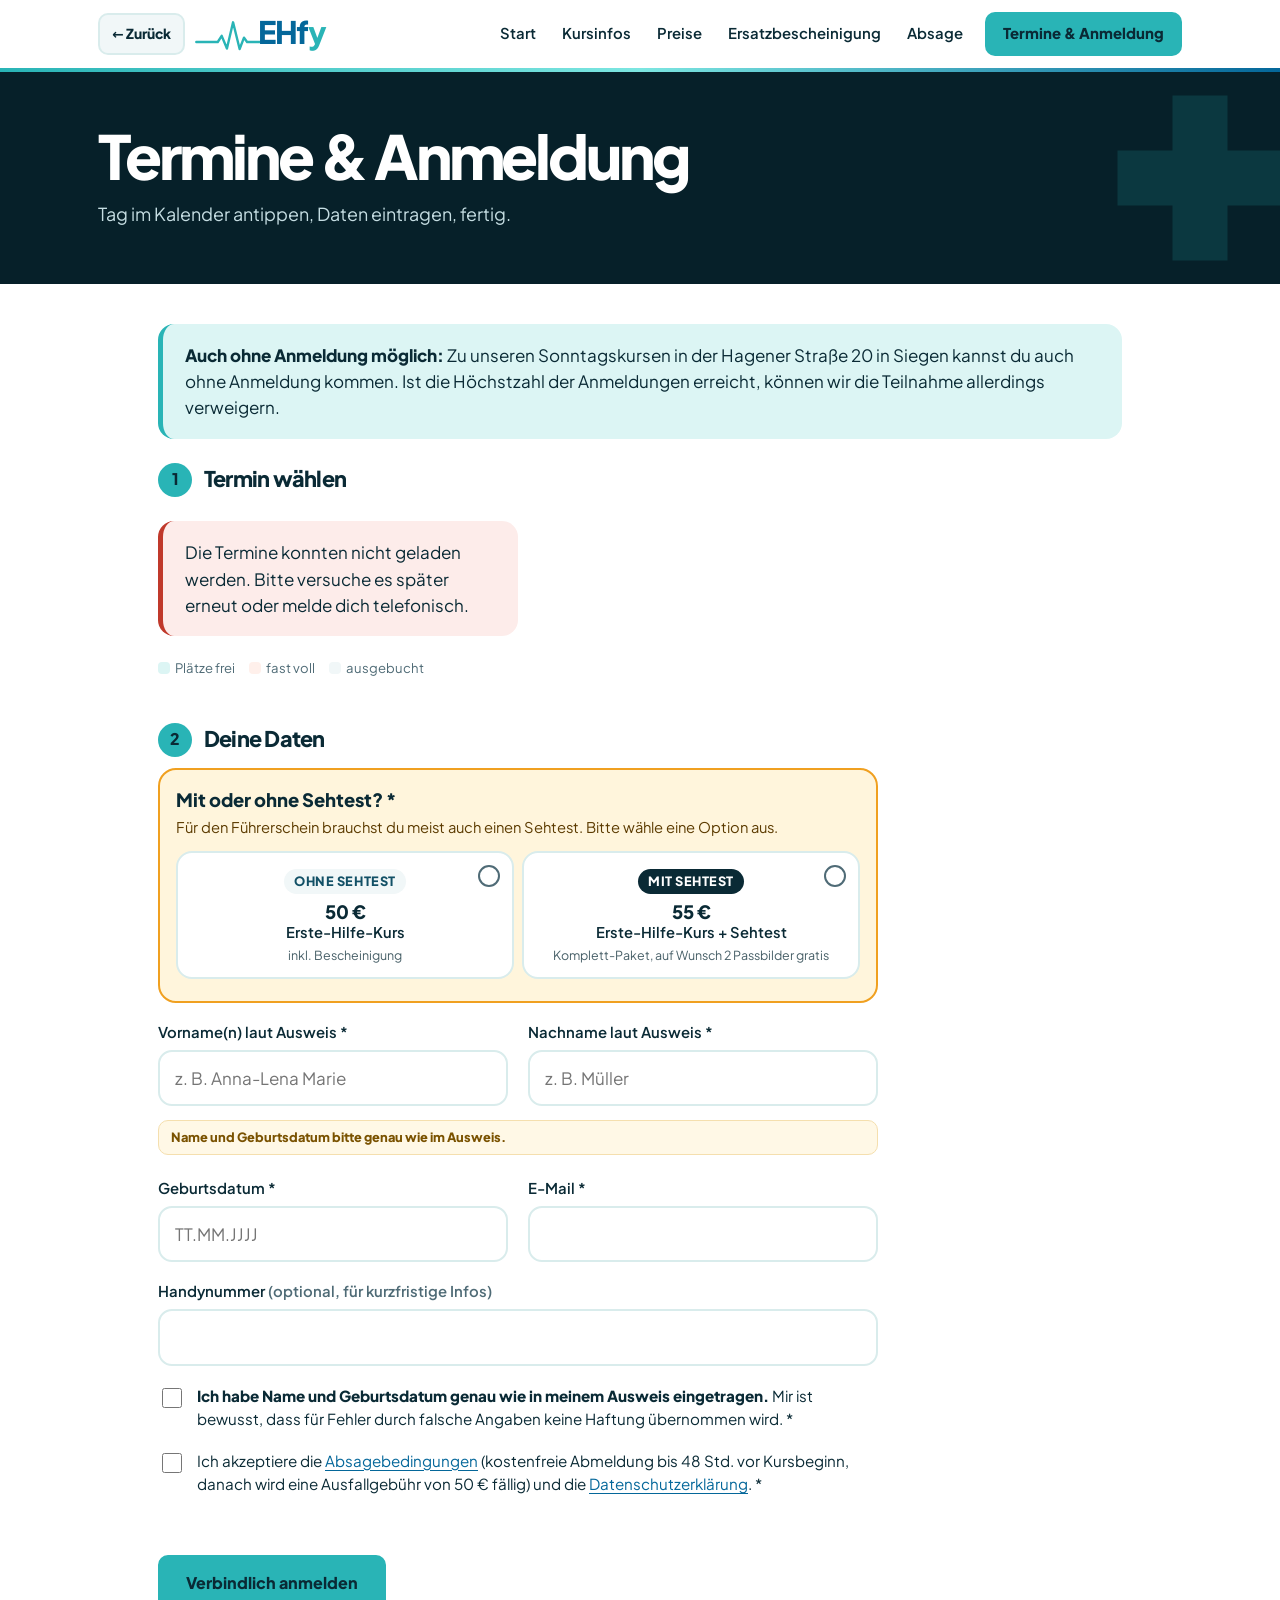
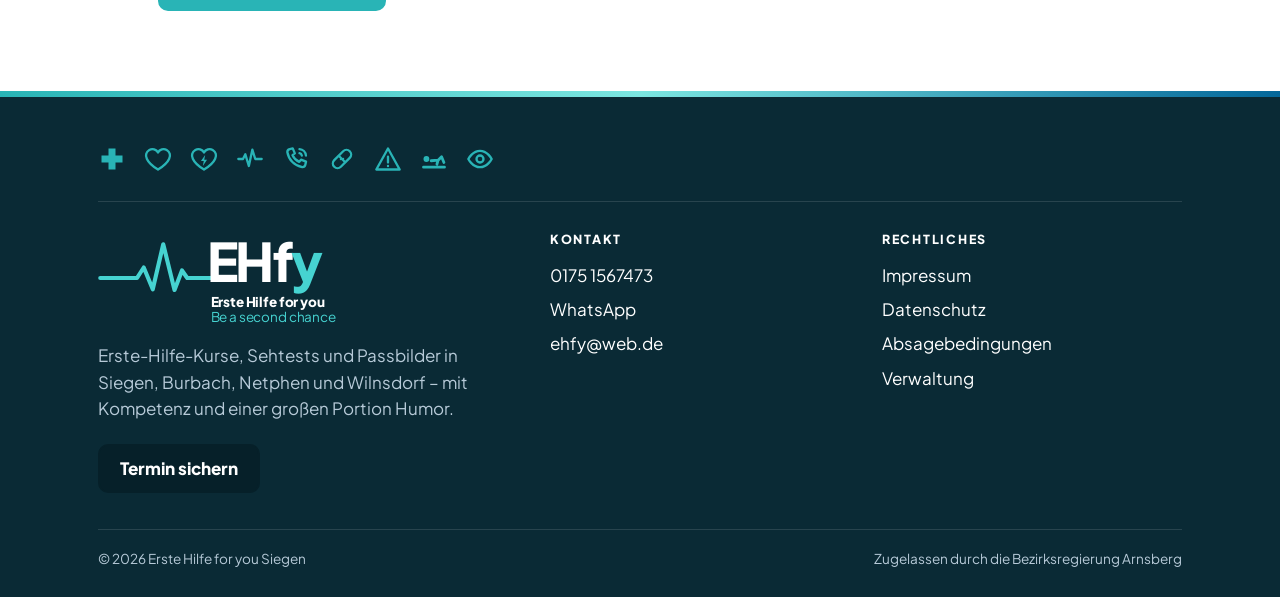
<file: anmelden.html>
<!doctype html>
<html lang="de">
<head>
  <meta charset="utf-8">
  <meta name="viewport" content="width=device-width, initial-scale=1">
  <title>Erste-Hilfe-Kurs Siegen: Termine & Online-Anmeldung | Erste Hilfe for you</title>
  <meta name="description" content="Freie Termine für den Erste-Hilfe-Kurs in Siegen, Burbach, Netphen und Wilnsdorf im Kalender ansehen und direkt online anmelden.">
  <link rel="canonical" href="https://www.ehfy.de/anmelden.html">
  <link rel="icon" href="assets/favicon.svg" type="image/svg+xml">
  <link rel="icon" href="assets/favicon-48.png" type="image/png" sizes="48x48">
  <link rel="icon" href="assets/favicon-96.png" type="image/png" sizes="96x96">
  <link rel="apple-touch-icon" href="assets/apple-touch-icon.png">
  <link rel="manifest" href="manifest.webmanifest">
  <meta property="og:type" content="website">
  <meta property="og:site_name" content="Erste Hilfe for you">
  <meta property="og:title" content="Termine & Anmeldung – Erste Hilfe for you">
  <meta property="og:description" content="Freie Termine für den Erste-Hilfe-Kurs in Siegen, Burbach, Netphen und Wilnsdorf im Kalender ansehen und direkt online anmelden.">
  <meta property="og:image" content="https://www.ehfy.de/assets/share.jpg">
  <meta property="og:image:width" content="1200">
  <meta property="og:image:height" content="630">
  <meta name="twitter:card" content="summary_large_image">
  <meta name="theme-color" content="#ffffff">
  <link rel="stylesheet" href="assets/style.css">
</head>
<body data-page="anmelden">
  <header id="site-header"></header>

  <main>
    <section class="page-head">
      <div class="container">
        <h1>Termine & Anmeldung</h1>
        <p class="lead">Tag im Kalender antippen, Daten eintragen, fertig.</p>
      </div>
    </section>

    <section class="section" style="padding-top:40px">
      <div class="container" style="max-width:1000px">
        <div class="notice" style="margin-bottom:24px"><p style="margin:0"><strong>Auch ohne Anmeldung möglich:</strong> Zu unseren Sonntagskursen in der Hagener Straße 20 in Siegen kannst du auch ohne Anmeldung kommen. Ist die Höchstzahl der Anmeldungen erreicht, können wir die Teilnahme allerdings verweigern.</p></div>
        <div id="booking">
          <h2 style="font-size:1.35rem;display:flex;align-items:center;gap:12px"><span class="num">1</span>Termin wählen</h2>
          <div class="chips" id="loc-filter" role="group" aria-label="Kursort filtern"></div>
          <div class="booking-grid">
            <div>
              <div id="calendar"><div class="cal"><p class="muted" style="margin:0">Termine werden geladen …</p></div></div>
              <div class="cal-legend">
                <span><i style="background:var(--aid-light)"></i>Plätze frei</span>
                <span><i style="background:var(--signal-light)"></i>fast voll</span>
                <span><i style="background:var(--soft)"></i>ausgebucht</span>
              </div>
            </div>
            <div>
              <div class="course-list" id="courses" style="margin-bottom:0"></div>
            </div>
          </div>

          <form id="form" novalidate style="max-width:720px;margin-top:44px">
            <h2><span class="num">2</span>Deine Daten</h2>

            <div class="picked hidden" id="picked">
              <div><small>Dein Termin</small><strong id="picked-text"></strong></div>
              <button type="button" id="change">ändern</button>
            </div>

            <div class="field pkg-field" id="pkg-field">
              <label class="pkg-question">Mit oder ohne Sehtest? *</label>
              <p class="pkg-hint">Für den Führerschein brauchst du meist auch einen Sehtest. Bitte wähle eine Option aus.</p>
              <div class="pkg-toggle pkg-list" id="pkg-options" role="radiogroup" aria-label="Mit oder ohne Sehtest"></div>
            </div>

            <div class="form-grid">
              <div class="field"><label for="first_name">Vorname(n) laut Ausweis *</label><input id="first_name" name="first_name" autocomplete="given-name" required maxlength="80" placeholder="z. B. Anna-Lena Marie"></div>
              <div class="field"><label for="last_name">Nachname laut Ausweis *</label><input id="last_name" name="last_name" autocomplete="family-name" required maxlength="80" placeholder="z. B. Müller"></div>
              <p class="id-hint full"><strong>Name und Geburtsdatum bitte genau wie im Ausweis.</strong><span id="id-hint-more" hidden> Die Bescheinigung wird vorab ausgestellt. Für Fehler durch abweichende Angaben übernehmen wir keine Haftung.</span></p>
              <div class="field"><label for="birth_date">Geburtsdatum *</label><input id="birth_date" name="birth_date" type="text" inputmode="numeric" placeholder="TT.MM.JJJJ" autocomplete="bday" maxlength="10" required></div>
              <div class="field"><label for="email">E-Mail *</label><input id="email" name="email" type="email" inputmode="email" autocomplete="email" required maxlength="120"></div>
              <div class="field full"><label for="phone">Handynummer <span class="muted">(optional, für kurzfristige Infos)</span></label><input id="phone" name="phone" type="tel" inputmode="tel" autocomplete="tel" maxlength="40"></div>
              <div class="hp" aria-hidden="true"><label>Bitte leer lassen <input name="website" tabindex="-1" autocomplete="off"></label></div>

              <label class="check full"><input type="checkbox" name="agree_name" required><span><strong>Ich habe Name und Geburtsdatum genau wie in meinem Ausweis eingetragen.</strong> Mir ist bewusst, dass für Fehler durch falsche Angaben keine Haftung übernommen wird. *</span></label>
              <label class="check full"><input type="checkbox" name="agree_terms" required><span>Ich akzeptiere die <a href="absage.html" target="_blank">Absagebedingungen</a> (kostenfreie Abmeldung bis 48 Std. vor Kursbeginn, danach wird eine Ausfallgebühr von 50 € fällig) und die <a href="datenschutz.html" target="_blank">Datenschutzerklärung</a>. *</span></label>

              <div class="full sticky-submit">
                <p class="form-error" id="error" role="alert"></p>
                <button class="btn" type="submit" id="submit">Verbindlich anmelden</button>
              </div>
            </div>
          </form>
        </div>

        <div id="success" class="hidden" style="max-width:720px">
          <div class="notice notice-ok">
            <h2 style="margin-bottom:8px">Danke, <span id="s-name"></span>!</h2>
            <p>Deine Anmeldung ist bei uns eingegangen. Wir freuen uns auf dich!</p>
          </div>
          <div class="card" style="margin-bottom:20px">
            <h3>Dein Termin</h3>
            <p style="margin:0"><strong id="s-date"></strong><br><span id="s-time"></span><br><span id="s-address"></span><br>Paket: <span id="s-package"></span></p>
          </div>
          <div class="card" style="margin-bottom:20px">
            <h3>Name auf der Bescheinigung</h3>
            <p style="margin:0"><strong id="s-cert" style="font-size:1.2rem"></strong><br><span class="muted small">Stimmt etwas nicht? Melde dich bitte umgehend telefonisch oder per WhatsApp unter 0175 1567473.</span></p>
          </div>
          <div class="card">
            <h3>Dein persönlicher Abmelde-Link</h3>
            <p>Falls du nicht kommen kannst, melde dich bitte <strong>mindestens 48 Stunden vor Kursbeginn</strong> über diesen Link ab. <strong>Speichere ihn dir am besten jetzt</strong> (Screenshot, Lesezeichen oder kopieren).</p>
            <div class="code-box"><span id="s-link"></span></div>
            <div class="btn-row" style="margin-top:14px">
              <button class="btn btn-sm" id="copy">Link kopieren</button>
              <a class="btn btn-sm btn-outline" id="s-mail" href="#">Per E-Mail an mich senden</a>
            </div>
          </div>
        </div>
      </div>
    </section>
  </main>

  <footer id="site-footer"></footer>
  <script src="assets/config.js"></script>
  <script src="assets/layout.js"></script>
  <script src="assets/vendor/supabase.js"></script>
  <script src="assets/db.js"></script>
  <script src="assets/calendar.js"></script>
  <script>
  (async () => {
    const cfg = EHFY_CONFIG;
    const $ = id => document.getElementById(id);
    const form = $("form"), list = $("courses"), err = $("error");
    // Kurzer Ausweis-Hinweis steht immer da; Haftungssatz erst, wenn jemand Name oder Geburtsdatum antippt
    ["first_name", "last_name", "birth_date"].forEach(id => $(id).addEventListener("focus", () => { $("id-hint-more").hidden = false; }, { once: true }));
    // Buchungsoptionen aus config.js
    const wanted = new URLSearchParams(location.search).get("paket");
    // Deutlich sichtbar: „Ohne Sehtest“ / „Mit Sehtest“. Nichts ist vorausgewählt (außer über ?paket=…), damit niemand die Wahl übersieht.
    const pkgTag = key => key === "komplett" ? "Mit Sehtest" : key === "kurs" ? "Ohne Sehtest" : "";
    $("pkg-options").innerHTML = cfg.packages.map(p => `
      <label class="pkg-${p.key}"><input type="radio" name="package" value="${p.key}" ${wanted && p.key === wanted ? "checked" : ""}>
        <span class="pkg-dot" aria-hidden="true"></span>
        ${pkgTag(p.key) ? `<span class="pkg-tag">${pkgTag(p.key)}</span>` : ""}
        <b>${p.price != null ? p.price + " €" : "&nbsp;"}</b>${EHFY.esc(p.label)}<small>${EHFY.esc(p.detail)}</small></label>`).join("");
    $("pkg-options").addEventListener("change", () => $("pkg-field").classList.remove("pkg-missing"));
    const pkgText = key => { const p = cfg.packages.find(x => x.key === key); return p ? p.label + (p.price != null ? ` (${p.price} €)` : "") : key; };

    let courses = [], filter = "Alle", selectedId = null, cal;
    const dayKey = c => EHFYKey(new Date(c.starts_at));
    const bookable = c => c.online_booking && EHFY.seatLevel(c) !== "voll";
    const visible = () => courses.filter(c => filter === "Alle" || c.location === filter);
    const short = loc => loc.slice(0, 2).toUpperCase();

    function marks() {
      const m = {};
      for (const c of visible()) {
        const k = dayKey(c);
        const cls = !bookable(c) ? "has-full" : EHFY.seatLevel(c) === "frei" ? "has-free" : "has-few";
        // Bei mehreren Kursen am Tag gewinnt der mit freien Plätzen
        if (!m[k] || m[k].cls === "has-full") m[k] = { cls, label: short(c.location), title: c.location };
      }
      return m;
    }

    function renderList() {
      const mo = cal.getMonth();
      const inMonth = visible().filter(c => {
        const d = new Date(c.starts_at);
        return d.getFullYear() === mo.getFullYear() && d.getMonth() === mo.getMonth();
      });
      if (!courses.length) {
        list.innerHTML = `<div class="notice notice-warn"><p>Aktuell sind keine Termine online buchbar. Ruf uns gern an unter <a href="tel:${cfg.phoneIntl}">${cfg.phone}</a> oder schreib per <a href="https://wa.me/${cfg.whatsapp}">WhatsApp</a>.</p></div>`;
        return;
      }
      list.innerHTML = inMonth.length ? inMonth.map(c => {
        const status = !c.online_booking ? '<span class="pill pill-muted">nur telefonisch</span>' : EHFY.seatsPill(c);
        return `
          <div class="course-option">
            <input type="radio" name="course" id="c-${c.id}" value="${c.id}" ${bookable(c) ? "" : "disabled"} ${c.id === selectedId ? "checked" : ""}>
            <label for="c-${c.id}">
              <span>
                <span class="course-date">${EHFY.fmtDate(c.starts_at)}</span><br>
                <span class="course-meta">${EHFY.esc(c.location)} · ${EHFY.fmtRange(c.starts_at, c.ends_at)}${c.note ? " · " + EHFY.esc(c.note) : ""}</span>
              </span>
              ${status}
            </label>
          </div>`;
      }).join("") : '<p class="muted">In diesem Monat gibt es hier keine Termine – blättere im Kalender weiter.</p>';
    }

    function select(id, scroll) {
      const c = courses.find(x => x.id === id);
      if (!c || !bookable(c)) return;
      selectedId = id;
      cal.setSelected(new Set([dayKey(c)]));
      renderList();
      $("picked").classList.remove("hidden");
      $("picked-text").textContent = `${EHFY.fmtDate(c.starts_at)} · ${c.location} · ${EHFY.fmtRange(c.starts_at, c.ends_at)}`;
      if (scroll) $("form").scrollIntoView({ behavior: "smooth", block: "start" });
    }

    try {
      courses = await EHFY_DB.getOpenCourses();
    } catch (e) {
      $("calendar").innerHTML = '<div class="notice notice-danger"><p>Die Termine konnten nicht geladen werden. Bitte versuche es später erneut oder melde dich telefonisch.</p></div>';
      return;
    }

    // Ort-Filter nur mit Orten, an denen es Termine gibt
    const used = new Set(courses.map(c => c.location));
    const locs = ["Alle", ...new Set([...cfg.locations.map(l => l.name).filter(n => used.has(n)), ...used])];
    $("loc-filter").innerHTML = locs.length > 2 ? locs.map(l => `<button type="button" class="chip-btn ${l === "Alle" ? "active" : ""}" data-loc="${EHFY.esc(l)}">${EHFY.esc(l)}</button>`).join("") : "";
    $("loc-filter").addEventListener("click", ev => {
      const b = ev.target.closest("[data-loc]");
      if (!b) return;
      filter = b.dataset.loc;
      [...$("loc-filter").children].forEach(x => x.classList.toggle("active", x === b));
      const first = visible().find(bookable) || visible()[0];
      if (first) cal.setMonth(new Date(first.starts_at));
      cal.setMarks(marks());
      renderList();
    });

    const first = courses.find(bookable) || courses[0];
    cal = EHFYCalendar($("calendar"), {
      month: first ? new Date(first.starts_at) : new Date(),
      marks: marks(),
      isPickable: key => visible().some(c => dayKey(c) === key && bookable(c)),
      onPick: key => { const c = visible().find(x => dayKey(x) === key && bookable(x)); if (c) select(c.id, matchMedia("(max-width: 860px)").matches); },
      onMonth: renderList
    });
    renderList();

    list.addEventListener("change", ev => { if (ev.target.name === "course") select(ev.target.value, matchMedia("(max-width: 860px)").matches); });
    $("change").onclick = () => $("booking").scrollIntoView({ behavior: "smooth" });

    EHFY.birthField(form.birth_date);

    form.addEventListener("submit", async ev => {
      ev.preventDefault();
      err.textContent = "";
      const f = form.elements;
      if (f.website.value) return; // Spam-Schutz
      if (!selectedId) { err.textContent = "Bitte wähle zuerst einen Termin im Kalender aus."; $("booking").scrollIntoView({ behavior: "smooth" }); return; }
      if (!form.querySelector('input[name="package"]:checked')) {
        err.textContent = "Bitte wähle aus, ob du den Kurs mit oder ohne Sehtest buchen möchtest.";
        $("pkg-field").classList.add("pkg-missing");
        $("pkg-field").scrollIntoView({ behavior: "smooth", block: "center" });
        return;
      }
      const birth = EHFY.parseBirth(f.birth_date.value);
      if (!birth) { err.textContent = "Bitte gib dein Geburtsdatum so ein: TT.MM.JJJJ, zum Beispiel 01.02.2008."; f.birth_date.focus(); return; }
      for (const name of ["first_name", "last_name", "email"]) {
        if (!f[name].value.trim() || !f[name].checkValidity()) { err.textContent = "Bitte fülle alle Pflichtfelder (*) korrekt aus."; f[name].focus(); return; }
      }
      if (!f.agree_name.checked) { err.textContent = "Bitte bestätige, dass Name und Geburtsdatum genau wie in deinem Ausweis eingetragen sind."; f.agree_name.focus(); return; }
      if (!f.agree_terms.checked) { err.textContent = "Bitte akzeptiere die Absagebedingungen und die Datenschutzerklärung."; f.agree_terms.focus(); return; }

      const btn = $("submit");
      btn.disabled = true; btn.textContent = "Wird gesendet …";
      const data = {
        course_id: selectedId,
        first_name: f.first_name.value.trim().replace(/\s+/g, " "), last_name: f.last_name.value.trim().replace(/\s+/g, " "),
        birth_date: birth, email: f.email.value.trim(), phone: f.phone.value.trim(),
        package: f.package.value, message: ""
      };
      try {
        const res = await EHFY_DB.register(data);
        const link = new URL(`absage.html?code=${res.cancel_token}`, location.href).href;
        const pkg = pkgText(data.package);
        $("s-name").textContent = data.first_name.split(" ")[0];
        $("s-date").textContent = EHFY.fmtDate(res.starts_at);
        $("s-time").textContent = EHFY.fmtRange(res.starts_at, res.ends_at);
        $("s-address").textContent = res.address || res.location;
        $("s-package").textContent = pkg;
        $("s-cert").textContent = `${data.first_name} ${data.last_name}`;
        $("s-link").textContent = link;
        const body = `Hallo ${data.first_name},\n\ndein Erste-Hilfe-Kurs:\n${EHFY.fmtDate(res.starts_at)}, ${EHFY.fmtRange(res.starts_at, res.ends_at)}\n${res.address || res.location}\nPaket: ${pkg}\nName auf der Bescheinigung: ${data.first_name} ${data.last_name}\n\nAbmelde-Link (bis 48 Std. vorher):\n${link}`;
        $("s-mail").href = `mailto:${data.email}?subject=${encodeURIComponent("Meine Anmeldung – Erste Hilfe for you")}&body=${encodeURIComponent(body)}`;
        $("copy").onclick = async e => {
          try { await navigator.clipboard.writeText(link); e.target.textContent = "Kopiert ✓"; } catch (x) { e.target.textContent = "Bitte manuell kopieren"; }
        };
        $("booking").classList.add("hidden");
        $("success").classList.remove("hidden");
        window.scrollTo({ top: 0, behavior: "smooth" });
      } catch (e) {
        err.textContent = e.message;
        btn.disabled = false; btn.textContent = "Verbindlich anmelden";
      }
    });
  })();
  </script>
</body>
</html>
</file>
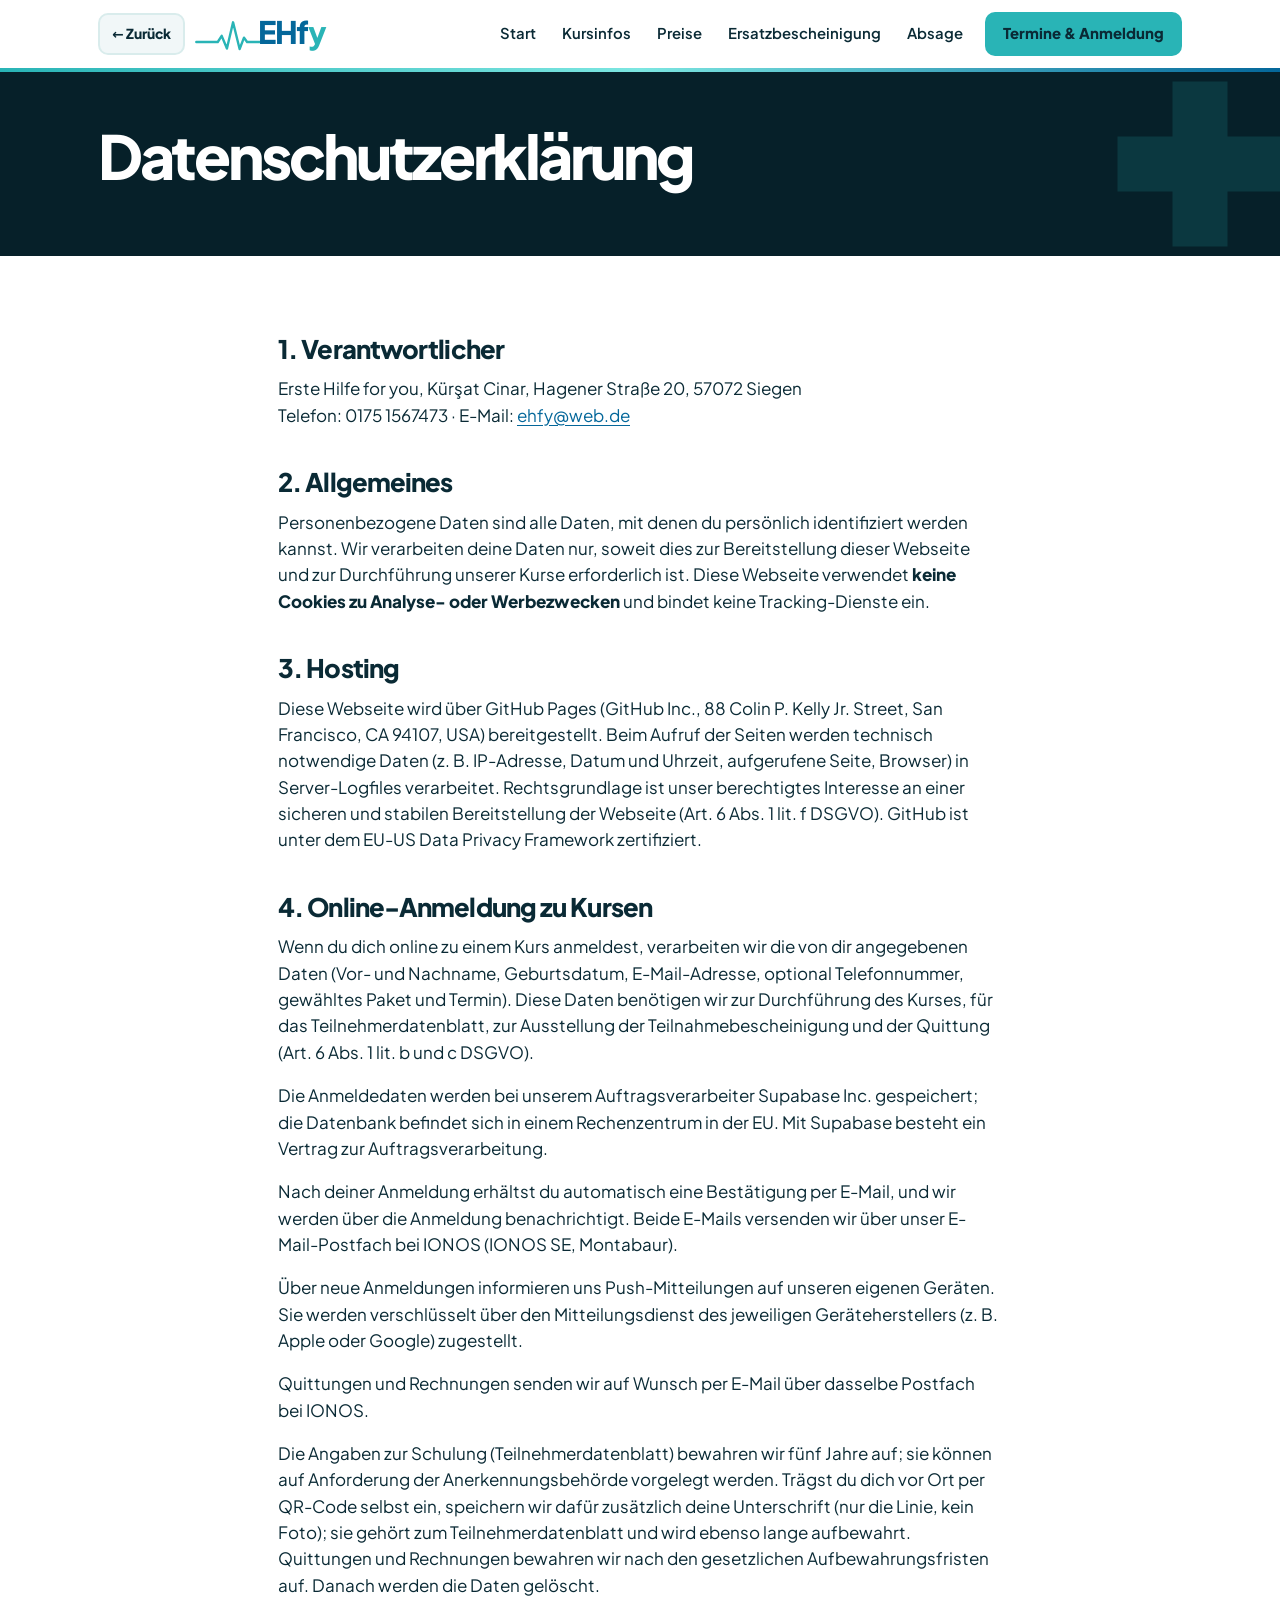
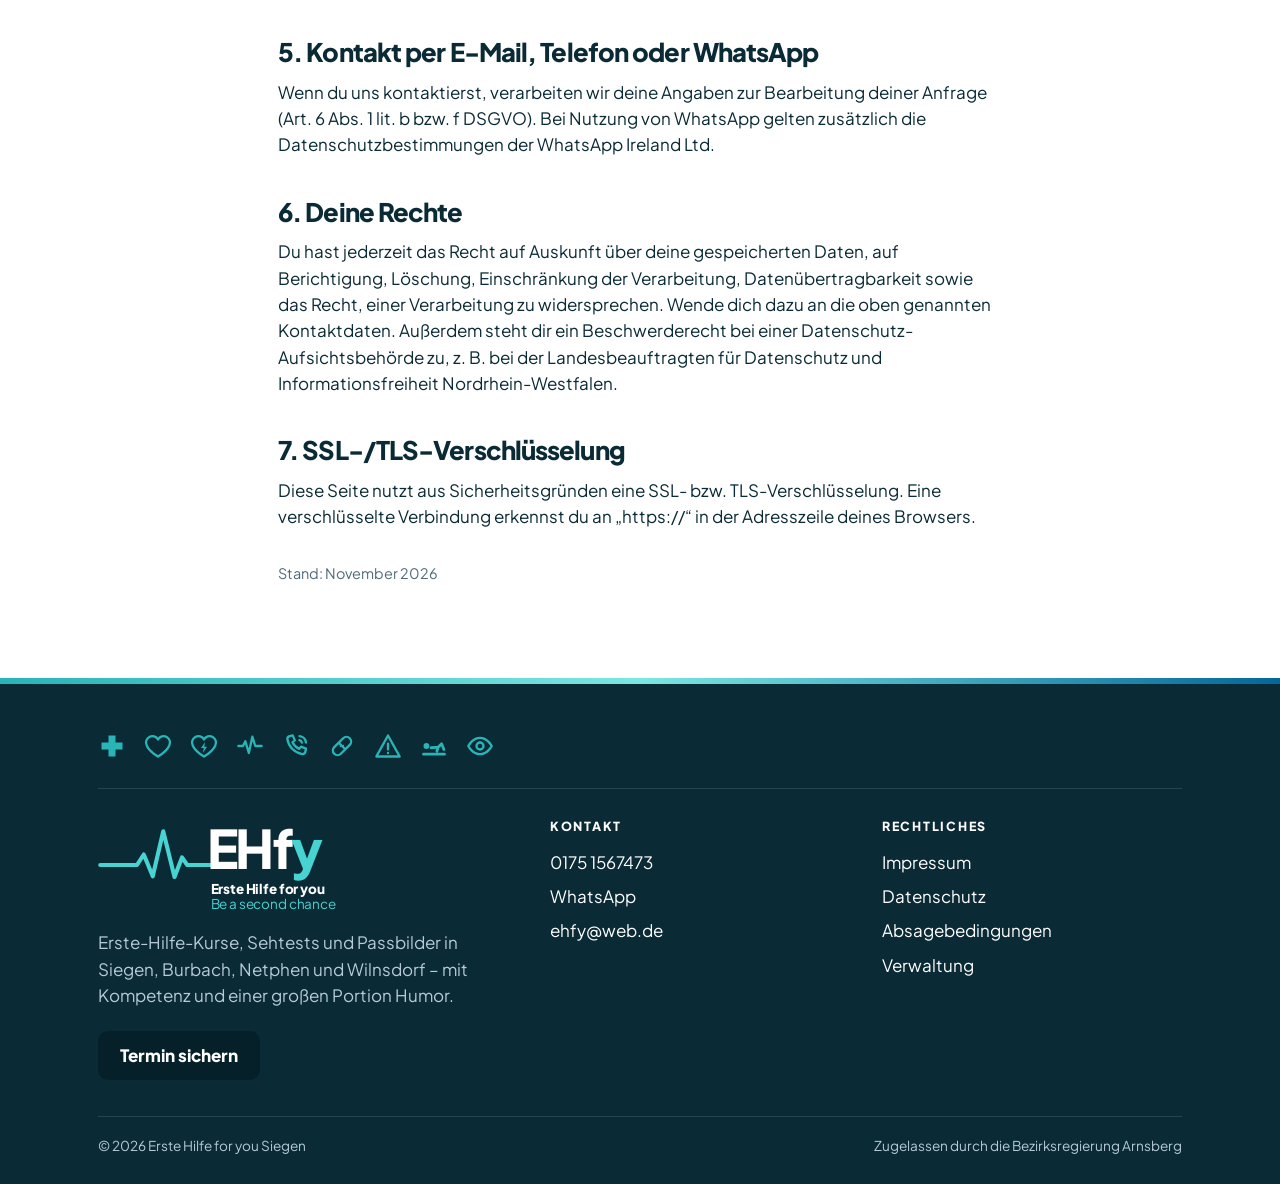
<file: datenschutz.html>
<!doctype html>
<html lang="de">
<head>
  <meta charset="utf-8">
  <meta name="viewport" content="width=device-width, initial-scale=1">
  <title>Datenschutz – Erste Hilfe for you</title>
  <link rel="canonical" href="https://www.ehfy.de/datenschutz.html">
  <link rel="icon" href="assets/favicon.svg" type="image/svg+xml">
  <link rel="icon" href="assets/favicon-48.png" type="image/png" sizes="48x48">
  <link rel="icon" href="assets/favicon-96.png" type="image/png" sizes="96x96">
  <link rel="apple-touch-icon" href="assets/apple-touch-icon.png">
  <link rel="manifest" href="manifest.webmanifest">
  <meta property="og:type" content="website">
  <meta property="og:site_name" content="Erste Hilfe for you">
  <meta property="og:title" content="Datenschutz – Erste Hilfe for you">
  <meta property="og:description" content="Erste-Hilfe-Kurs, Sehtest und Passbild an einem Tag – Siegen, Burbach, Netphen, Wilnsdorf.">
  <meta property="og:image" content="https://www.ehfy.de/assets/share.jpg">
  <meta property="og:image:width" content="1200">
  <meta property="og:image:height" content="630">
  <meta name="twitter:card" content="summary_large_image">
  <meta name="theme-color" content="#ffffff">
  <link rel="stylesheet" href="assets/style.css">
</head>
<body data-page="datenschutz">
  <header id="site-header"></header>

  <main>
    <section class="page-head">
      <div class="container"><h1>Datenschutzerklärung</h1></div>
    </section>

    <section class="section">
      <div class="container prose">
        <h2 style="margin-top:0">1. Verantwortlicher</h2>
        <p>Erste Hilfe for you, Kürşat Cinar, Hagener Straße 20, 57072 Siegen<br>
           Telefon: 0175 1567473 · E-Mail: <a href="mailto:ehfy@web.de">ehfy@web.de</a></p>

        <h2>2. Allgemeines</h2>
        <p>Personenbezogene Daten sind alle Daten, mit denen du persönlich identifiziert werden kannst. Wir verarbeiten deine Daten nur, soweit dies zur Bereitstellung dieser Webseite und zur Durchführung unserer Kurse erforderlich ist. Diese Webseite verwendet <strong>keine Cookies zu Analyse- oder Werbezwecken</strong> und bindet keine Tracking-Dienste ein.</p>

        <h2>3. Hosting</h2>
        <p>Diese Webseite wird über GitHub Pages (GitHub Inc., 88 Colin P. Kelly Jr. Street, San Francisco, CA 94107, USA) bereitgestellt. Beim Aufruf der Seiten werden technisch notwendige Daten (z. B. IP-Adresse, Datum und Uhrzeit, aufgerufene Seite, Browser) in Server-Logfiles verarbeitet. Rechtsgrundlage ist unser berechtigtes Interesse an einer sicheren und stabilen Bereitstellung der Webseite (Art. 6 Abs. 1 lit. f DSGVO). GitHub ist unter dem EU-US Data Privacy Framework zertifiziert.</p>

        <h2>4. Online-Anmeldung zu Kursen</h2>
        <p>Wenn du dich online zu einem Kurs anmeldest, verarbeiten wir die von dir angegebenen Daten (Vor- und Nachname, Geburtsdatum, E-Mail-Adresse, optional Telefonnummer, gewähltes Paket und Termin). Diese Daten benötigen wir zur Durchführung des Kurses, für das Teilnehmerdatenblatt, zur Ausstellung der Teilnahmebescheinigung und der Quittung (Art. 6 Abs. 1 lit. b und c DSGVO).</p>
        <p>Die Anmeldedaten werden bei unserem Auftragsverarbeiter Supabase Inc. gespeichert; die Datenbank befindet sich in einem Rechenzentrum in der EU. Mit Supabase besteht ein Vertrag zur Auftragsverarbeitung.</p>
        <p>Nach deiner Anmeldung erhältst du automatisch eine Bestätigung per E-Mail, und wir werden über die Anmeldung benachrichtigt. Beide E-Mails versenden wir über unser E-Mail-Postfach bei IONOS (IONOS SE, Montabaur).</p>
        <p>Über neue Anmeldungen informieren uns Push-Mitteilungen auf unseren eigenen Geräten. Sie werden verschlüsselt über den Mitteilungsdienst des jeweiligen Geräteherstellers (z. B. Apple oder Google) zugestellt.</p>
        <p>Quittungen und Rechnungen senden wir auf Wunsch per E-Mail über dasselbe Postfach bei IONOS.</p>
        <p>Die Angaben zur Schulung (Teilnehmerdatenblatt) bewahren wir fünf Jahre auf; sie können auf Anforderung der Anerkennungsbehörde vorgelegt werden. Trägst du dich vor Ort per QR-Code selbst ein, speichern wir dafür zusätzlich deine Unterschrift (nur die Linie, kein Foto); sie gehört zum Teilnehmerdatenblatt und wird ebenso lange aufbewahrt. Quittungen und Rechnungen bewahren wir nach den gesetzlichen Aufbewahrungsfristen auf. Danach werden die Daten gelöscht.</p>

        <h2>5. Kontakt per E-Mail, Telefon oder WhatsApp</h2>
        <p>Wenn du uns kontaktierst, verarbeiten wir deine Angaben zur Bearbeitung deiner Anfrage (Art. 6 Abs. 1 lit. b bzw. f DSGVO). Bei Nutzung von WhatsApp gelten zusätzlich die Datenschutzbestimmungen der WhatsApp Ireland Ltd.</p>

        <h2>6. Deine Rechte</h2>
        <p>Du hast jederzeit das Recht auf Auskunft über deine gespeicherten Daten, auf Berichtigung, Löschung, Einschränkung der Verarbeitung, Datenübertragbarkeit sowie das Recht, einer Verarbeitung zu widersprechen. Wende dich dazu an die oben genannten Kontaktdaten. Außerdem steht dir ein Beschwerderecht bei einer Datenschutz-Aufsichtsbehörde zu, z. B. bei der Landesbeauftragten für Datenschutz und Informationsfreiheit Nordrhein-Westfalen.</p>

        <h2>7. SSL-/TLS-Verschlüsselung</h2>
        <p>Diese Seite nutzt aus Sicherheitsgründen eine SSL- bzw. TLS-Verschlüsselung. Eine verschlüsselte Verbindung erkennst du an „https://“ in der Adresszeile deines Browsers.</p>

        <p class="muted small" style="margin-top:32px">Stand: November 2026</p>
      </div>
    </section>
  </main>

  <footer id="site-footer"></footer>
  <script src="assets/config.js"></script>
  <script src="assets/layout.js"></script>
</body>
</html>
</file>
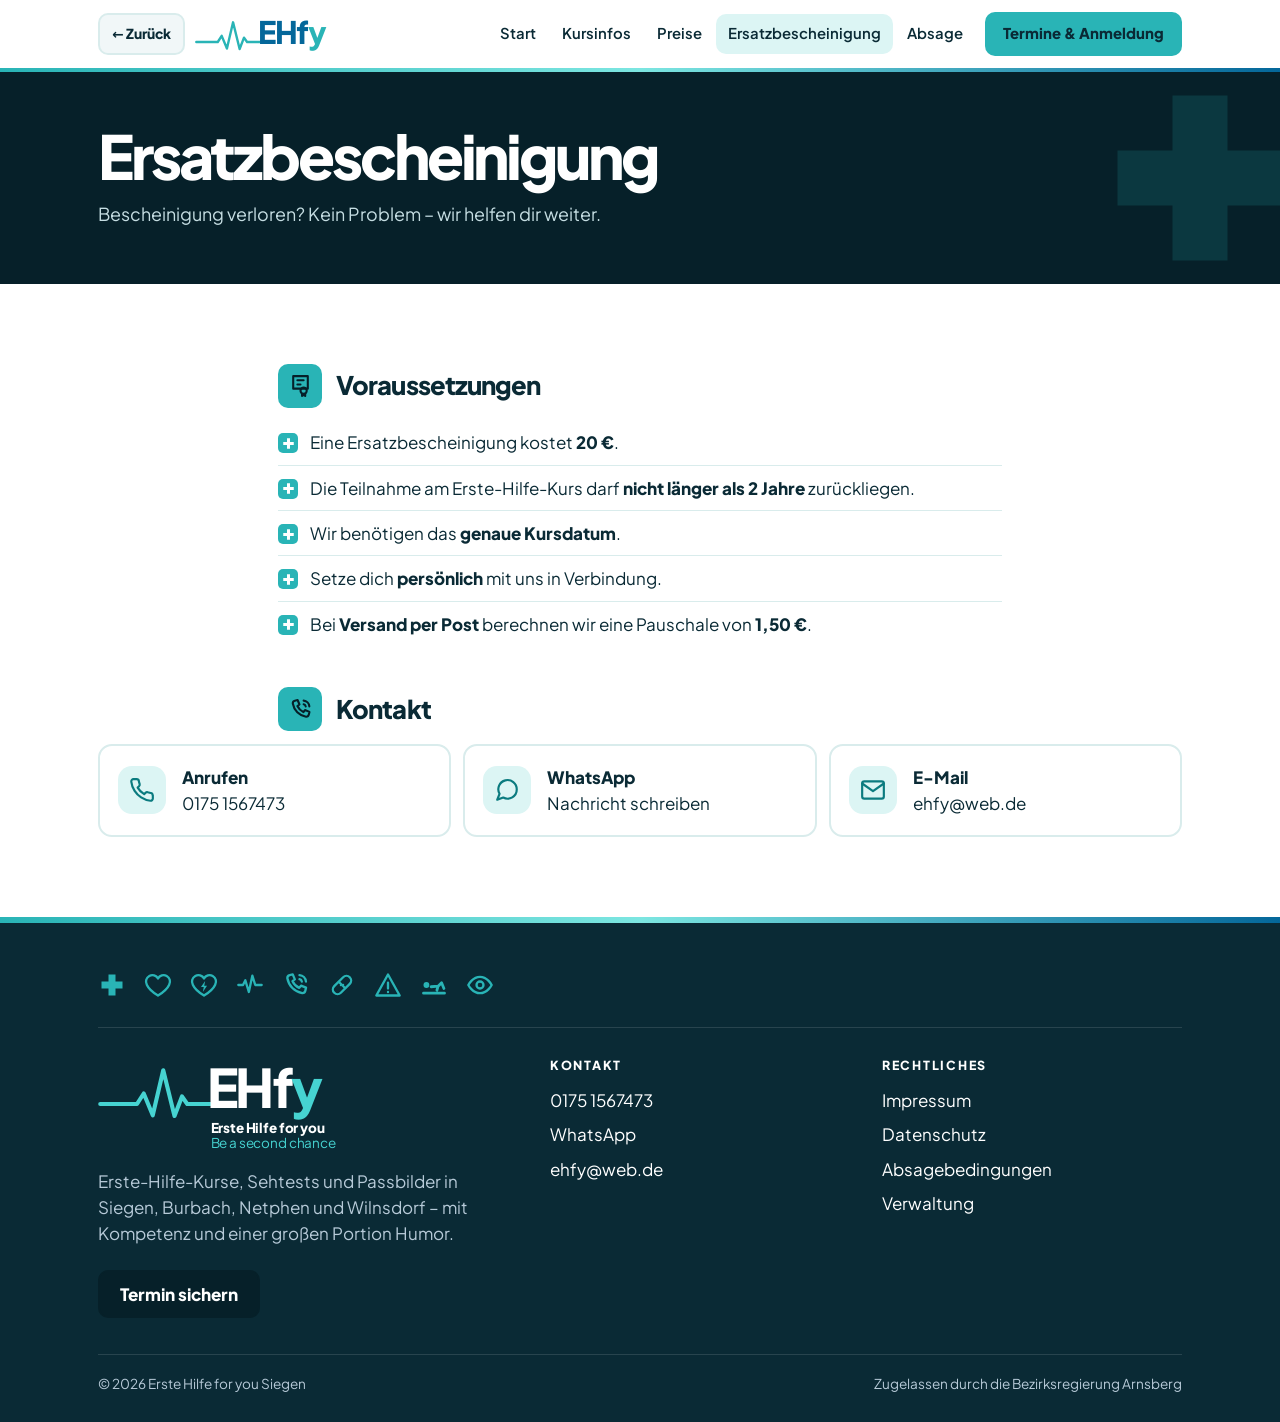
<file: ersatzbescheinigung.html>
<!doctype html>
<html lang="de">
<head>
  <meta charset="utf-8">
  <meta name="viewport" content="width=device-width, initial-scale=1">
  <title>Ersatzbescheinigung Erste-Hilfe-Kurs Siegen | Erste Hilfe for you</title>
  <meta name="description" content="Bescheinigung verloren? So bekommst du eine Ersatzbescheinigung für deinen Erste-Hilfe-Kurs.">
  <link rel="canonical" href="https://www.ehfy.de/ersatzbescheinigung.html">
  <link rel="icon" href="assets/favicon.svg" type="image/svg+xml">
  <link rel="icon" href="assets/favicon-48.png" type="image/png" sizes="48x48">
  <link rel="icon" href="assets/favicon-96.png" type="image/png" sizes="96x96">
  <link rel="apple-touch-icon" href="assets/apple-touch-icon.png">
  <link rel="manifest" href="manifest.webmanifest">
  <meta property="og:type" content="website">
  <meta property="og:site_name" content="Erste Hilfe for you">
  <meta property="og:title" content="Ersatzbescheinigung – Erste Hilfe for you">
  <meta property="og:description" content="Bescheinigung verloren? So bekommst du eine Ersatzbescheinigung für deinen Erste-Hilfe-Kurs.">
  <meta property="og:image" content="https://www.ehfy.de/assets/share.jpg">
  <meta property="og:image:width" content="1200">
  <meta property="og:image:height" content="630">
  <meta name="twitter:card" content="summary_large_image">
  <meta name="theme-color" content="#ffffff">
  <link rel="stylesheet" href="assets/style.css">
</head>
<body data-page="ersatz">
  <header id="site-header"></header>

  <main>
    <section class="page-head">
      <div class="container">
        <h1>Ersatzbescheinigung</h1>
        <p class="lead">Bescheinigung verloren? Kein Problem – wir helfen dir weiter.</p>
      </div>
    </section>

    <section class="section">
      <div class="container prose">
        <h2 class="h-sym" style="margin-top:0"><span class="tile" style="width:44px;height:44px;font-size:25px"><svg class="sym" aria-hidden="true"><use href="assets/symbole.svg#urkunde"/></svg></span>Voraussetzungen</h2>
        <ul class="checklist">
          <li>Eine Ersatzbescheinigung kostet <strong>20 €</strong>.</li>
          <li>Die Teilnahme am Erste-Hilfe-Kurs darf <strong>nicht länger als 2 Jahre</strong> zurückliegen.</li>
          <li>Wir benötigen das <strong>genaue Kursdatum</strong>.</li>
          <li>Setze dich <strong>persönlich</strong> mit uns in Verbindung.</li>
          <li>Bei <strong>Versand per Post</strong> berechnen wir eine Pauschale von <strong>1,50 €</strong>.</li>
        </ul>
        <h2 class="h-sym"><span class="tile" style="width:44px;height:44px;font-size:25px"><svg class="sym" aria-hidden="true"><use href="assets/symbole.svg#notruf"/></svg></span>Kontakt</h2>
      </div>
      <div class="container">
        <div class="contact-strip" id="contact-strip"></div>
      </div>
    </section>
  </main>

  <footer id="site-footer"></footer>
  <script src="assets/config.js"></script>
  <script src="assets/layout.js"></script>
  <script src="assets/contact.js"></script>
</body>
</html>
</file>
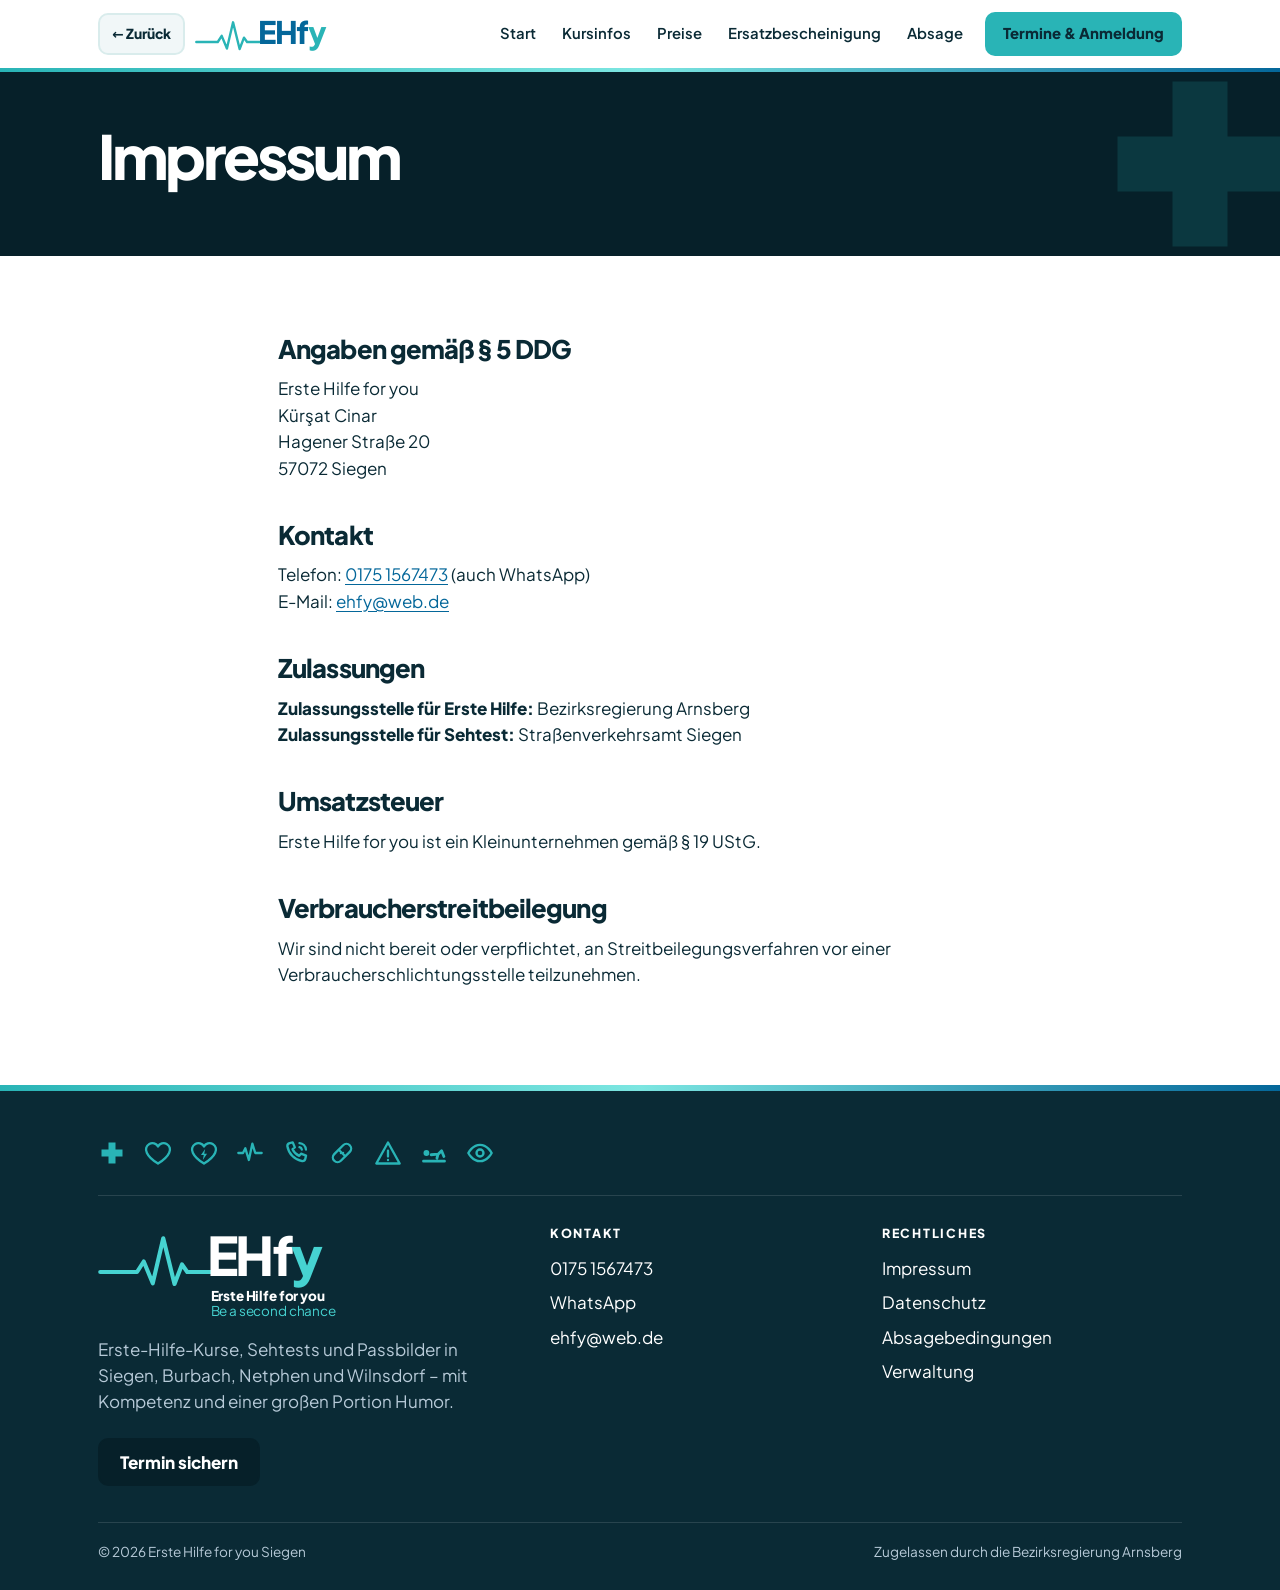
<file: impressum.html>
<!doctype html>
<html lang="de">
<head>
  <meta charset="utf-8">
  <meta name="viewport" content="width=device-width, initial-scale=1">
  <title>Impressum – Erste Hilfe for you</title>
  <link rel="canonical" href="https://www.ehfy.de/impressum.html">
  <link rel="icon" href="assets/favicon.svg" type="image/svg+xml">
  <link rel="icon" href="assets/favicon-48.png" type="image/png" sizes="48x48">
  <link rel="icon" href="assets/favicon-96.png" type="image/png" sizes="96x96">
  <link rel="apple-touch-icon" href="assets/apple-touch-icon.png">
  <link rel="manifest" href="manifest.webmanifest">
  <meta property="og:type" content="website">
  <meta property="og:site_name" content="Erste Hilfe for you">
  <meta property="og:title" content="Impressum – Erste Hilfe for you">
  <meta property="og:description" content="Erste-Hilfe-Kurs, Sehtest und Passbild an einem Tag – Siegen, Burbach, Netphen, Wilnsdorf.">
  <meta property="og:image" content="https://www.ehfy.de/assets/share.jpg">
  <meta property="og:image:width" content="1200">
  <meta property="og:image:height" content="630">
  <meta name="twitter:card" content="summary_large_image">
  <meta name="theme-color" content="#ffffff">
  <link rel="stylesheet" href="assets/style.css">
</head>
<body data-page="impressum">
  <header id="site-header"></header>

  <main>
    <section class="page-head">
      <div class="container"><h1>Impressum</h1></div>
    </section>

    <section class="section">
      <div class="container prose">
        <h2 style="margin-top:0">Angaben gemäß § 5 DDG</h2>
        <p>Erste Hilfe for you<br>Kürşat Cinar<br>Hagener Straße 20<br>57072 Siegen</p>

        <h2>Kontakt</h2>
        <p>Telefon: <a href="tel:+491751567473">0175 1567473</a> (auch WhatsApp)<br>E-Mail: <a href="mailto:ehfy@web.de">ehfy@web.de</a></p>

        <h2>Zulassungen</h2>
        <p><strong>Zulassungsstelle für Erste Hilfe:</strong> Bezirksregierung Arnsberg<br>
           <strong>Zulassungsstelle für Sehtest:</strong> Straßenverkehrsamt Siegen</p>

        <h2>Umsatzsteuer</h2>
        <p>Erste Hilfe for you ist ein Kleinunternehmen gemäß § 19 UStG.</p>

        <h2>Verbraucherstreitbeilegung</h2>
        <p>Wir sind nicht bereit oder verpflichtet, an Streitbeilegungsverfahren vor einer Verbraucherschlichtungsstelle teilzunehmen.</p>
      </div>
    </section>
  </main>

  <footer id="site-footer"></footer>
  <script src="assets/config.js"></script>
  <script src="assets/layout.js"></script>
</body>
</html>
</file>
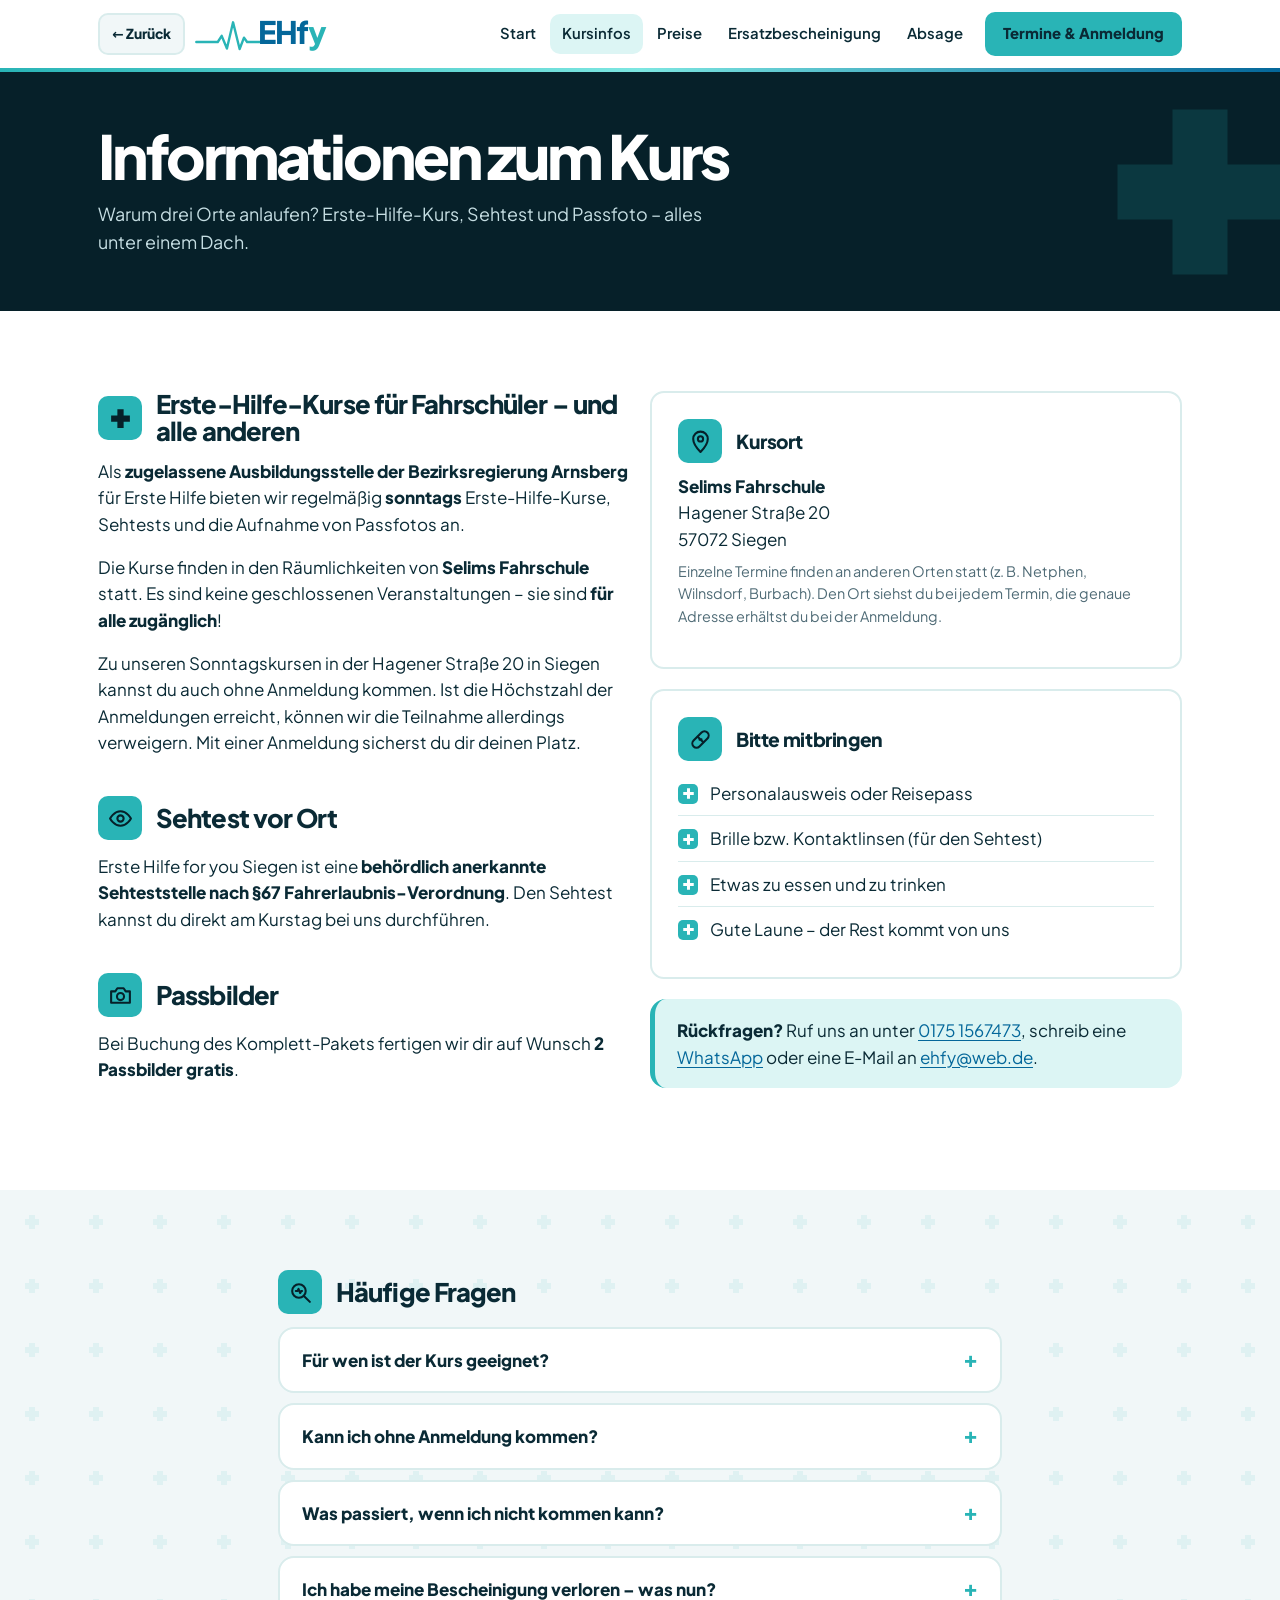
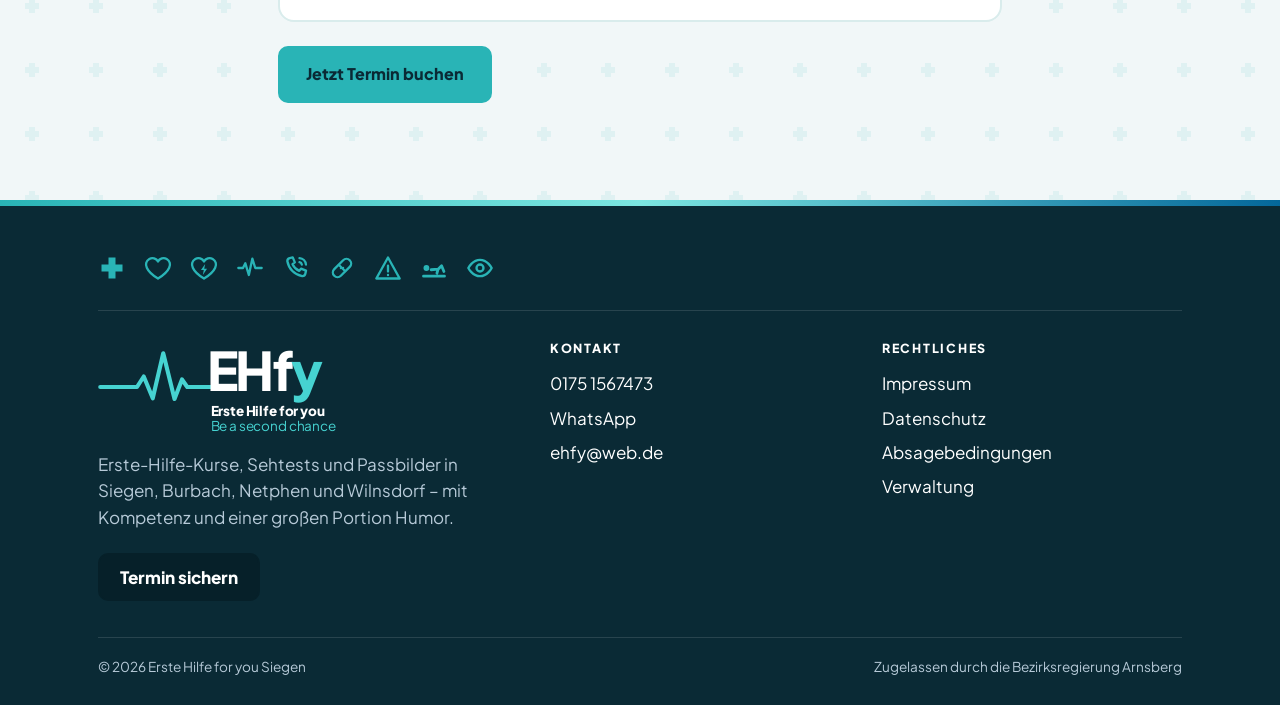
<file: kurs.html>
<!doctype html>
<html lang="de">
<head>
  <meta charset="utf-8">
  <meta name="viewport" content="width=device-width, initial-scale=1">
  <title>Erste-Hilfe-Kurs für den Führerschein in Siegen – Ablauf, Sehtest, Passbild | Erste Hilfe for you</title>
  <meta name="description" content="Alles zum Erste-Hilfe-Kurs in Siegen: Ablauf, Kursort, Sehtest und Passbilder.">
  <link rel="canonical" href="https://www.ehfy.de/kurs.html">
  <link rel="icon" href="assets/favicon.svg" type="image/svg+xml">
  <link rel="icon" href="assets/favicon-48.png" type="image/png" sizes="48x48">
  <link rel="icon" href="assets/favicon-96.png" type="image/png" sizes="96x96">
  <link rel="apple-touch-icon" href="assets/apple-touch-icon.png">
  <link rel="manifest" href="manifest.webmanifest">
  <meta property="og:type" content="website">
  <meta property="og:site_name" content="Erste Hilfe for you">
  <meta property="og:title" content="Informationen zum Kurs – Erste Hilfe for you">
  <meta property="og:description" content="Alles zum Erste-Hilfe-Kurs in Siegen: Ablauf, Kursort, Sehtest und Passbilder.">
  <meta property="og:image" content="https://www.ehfy.de/assets/share.jpg">
  <meta property="og:image:width" content="1200">
  <meta property="og:image:height" content="630">
  <meta name="twitter:card" content="summary_large_image">
  <meta name="theme-color" content="#ffffff">
  <link rel="stylesheet" href="assets/style.css">
  <script type="application/ld+json">
  {
    "@context": "https://schema.org",
    "@type": "Course",
    "name": "Erste-Hilfe-Kurs für den Führerschein",
    "description": "Erste-Hilfe-Kurs für alle Führerscheinklassen in Siegen, auf Wunsch mit Sehtest nach § 67 FeV und Passbildern am selben Tag.",
    "inLanguage": "de",
    "provider": { "@type": "Organization", "name": "Erste Hilfe for you", "url": "https://www.ehfy.de/" },
    "offers": [{ "@type": "Offer", "category": "Paid", "price": "50", "priceCurrency": "EUR" }],
    "hasCourseInstance": [{ "@type": "CourseInstance", "courseMode": "Onsite", "courseWorkload": "PT9H",
      "location": { "@type": "Place", "name": "Selims Fahrschule", "address": { "@type": "PostalAddress", "streetAddress": "Hagener Straße 20", "postalCode": "57072", "addressLocality": "Siegen", "addressCountry": "DE" } } }]
  }
  </script>
</head>
<body data-page="kurs">
  <header id="site-header"></header>

  <main>
    <section class="page-head">
      <div class="container">
        <h1>Informationen zum Kurs</h1>
        <p class="lead">Warum drei Orte anlaufen? Erste-Hilfe-Kurs, Sehtest und Passfoto – alles unter einem Dach.</p>
      </div>
    </section>

    <section class="section">
      <div class="container grid grid-2" style="align-items:start">
        <div class="prose">
          <h2 class="h-sym" style="margin-top:0"><span class="tile" style="width:44px;height:44px;font-size:25px"><svg class="sym" aria-hidden="true"><use href="assets/symbole.svg#kreuz"/></svg></span>Erste-Hilfe-Kurse für Fahrschüler – und alle anderen</h2>
          <p>Als <strong>zugelassene Ausbildungsstelle der Bezirksregierung Arnsberg</strong> für Erste Hilfe bieten wir regelmäßig <strong>sonntags</strong> Erste-Hilfe-Kurse, Sehtests und die Aufnahme von Passfotos an.</p>
          <p>Die Kurse finden in den Räumlichkeiten von <strong>Selims Fahrschule</strong> statt. Es sind keine geschlossenen Veranstaltungen – sie sind <strong>für alle zugänglich</strong>!</p>
          <p>Zu unseren Sonntagskursen in der Hagener Straße 20 in Siegen kannst du auch ohne Anmeldung kommen. Ist die Höchstzahl der Anmeldungen erreicht, können wir die Teilnahme allerdings verweigern. Mit einer Anmeldung sicherst du dir deinen Platz.</p>

          <h2 class="h-sym"><span class="tile" style="width:44px;height:44px;font-size:25px"><svg class="sym" aria-hidden="true"><use href="assets/symbole.svg#auge"/></svg></span>Sehtest vor Ort</h2>
          <p>Erste Hilfe for you Siegen ist eine <strong>behördlich anerkannte Sehteststelle nach §67 Fahrerlaubnis-Verordnung</strong>. Den Sehtest kannst du direkt am Kurstag bei uns durchführen.</p>

          <h2 class="h-sym"><span class="tile" style="width:44px;height:44px;font-size:25px"><svg class="sym" aria-hidden="true"><use href="assets/symbole.svg#foto"/></svg></span>Passbilder</h2>
          <p>Bei Buchung des Komplett-Pakets fertigen wir dir auf Wunsch <strong>2 Passbilder gratis</strong>.</p>
        </div>

        <div>
          <div class="card" style="margin-bottom:20px">
            <h3 class="h-sym"><span class="tile" style="width:44px;height:44px;font-size:25px"><svg class="sym" aria-hidden="true"><use href="assets/symbole.svg#ort"/></svg></span>Kursort</h3>
            <p style="margin-bottom:8px"><strong>Selims Fahrschule</strong><br>Hagener Straße 20<br>57072 Siegen</p>
            <p class="muted small">Einzelne Termine finden an anderen Orten statt (z. B. Netphen, Wilnsdorf, Burbach). Den Ort siehst du bei jedem Termin, die genaue Adresse erhältst du bei der Anmeldung.</p>
          </div>
          <div class="card" style="margin-bottom:20px">
            <h3 class="h-sym"><span class="tile" style="width:44px;height:44px;font-size:25px"><svg class="sym" aria-hidden="true"><use href="assets/symbole.svg#verband"/></svg></span>Bitte mitbringen</h3>
            <ul class="checklist" style="margin:0">
              <li>Personalausweis oder Reisepass</li>
              <li>Brille bzw. Kontaktlinsen (für den Sehtest)</li>
              <li>Etwas zu essen und zu trinken</li>
              <li>Gute Laune – der Rest kommt von uns</li>
            </ul>
          </div>
          <div class="notice">
            <p><strong>Rückfragen?</strong> Ruf uns an unter <a href="tel:+491751567473">0175 1567473</a>, schreib eine <a href="https://wa.me/491751567473" target="_blank" rel="noopener">WhatsApp</a> oder eine E-Mail an <a href="mailto:ehfy@web.de">ehfy@web.de</a>.</p>
          </div>
        </div>
      </div>
    </section>

    <section class="section section-soft">
      <div class="container prose">
        <h2 class="h-sym" style="margin-top:0"><span class="tile" style="width:44px;height:44px;font-size:25px"><svg class="sym" aria-hidden="true"><use href="assets/symbole.svg#pruefen"/></svg></span>Häufige Fragen</h2>
        <details>
          <summary>Für wen ist der Kurs geeignet?</summary>
          <p>Für alle Führerscheinklassen und für jeden, der im Notfall sicher helfen möchte. Vorkenntnisse brauchst du keine.</p>
        </details>
        <details>
          <summary>Kann ich ohne Anmeldung kommen?</summary>
          <p>Ja, zu unseren Sonntagskursen in der Hagener Straße 20 in Siegen. Ist die Höchstzahl der Anmeldungen erreicht, können wir die Teilnahme allerdings verweigern. Mit einer Online-Anmeldung bist du auf der sicheren Seite.</p>
        </details>
        <details>
          <summary>Was passiert, wenn ich nicht kommen kann?</summary>
          <p>Bitte melde dich mindestens 48 Stunden vor Kursbeginn ab. Bei Nichtteilnahme ohne rechtzeitige Abmeldung wird eine Ausfallgebühr von 50 € in Rechnung gestellt. Alle Infos findest du unter <a href="absage.html">Absage</a>.</p>
        </details>
        <details>
          <summary>Ich habe meine Bescheinigung verloren – was nun?</summary>
          <p>Kein Problem, wir stellen dir eine <a href="ersatzbescheinigung.html">Ersatzbescheinigung</a> aus.</p>
        </details>
        <p style="margin-top:24px"><a class="btn" href="anmelden.html">Jetzt Termin buchen</a></p>
      </div>
    </section>
  </main>

  <footer id="site-footer"></footer>
  <script src="assets/config.js"></script>
  <script src="assets/layout.js"></script>
</body>
</html>
</file>
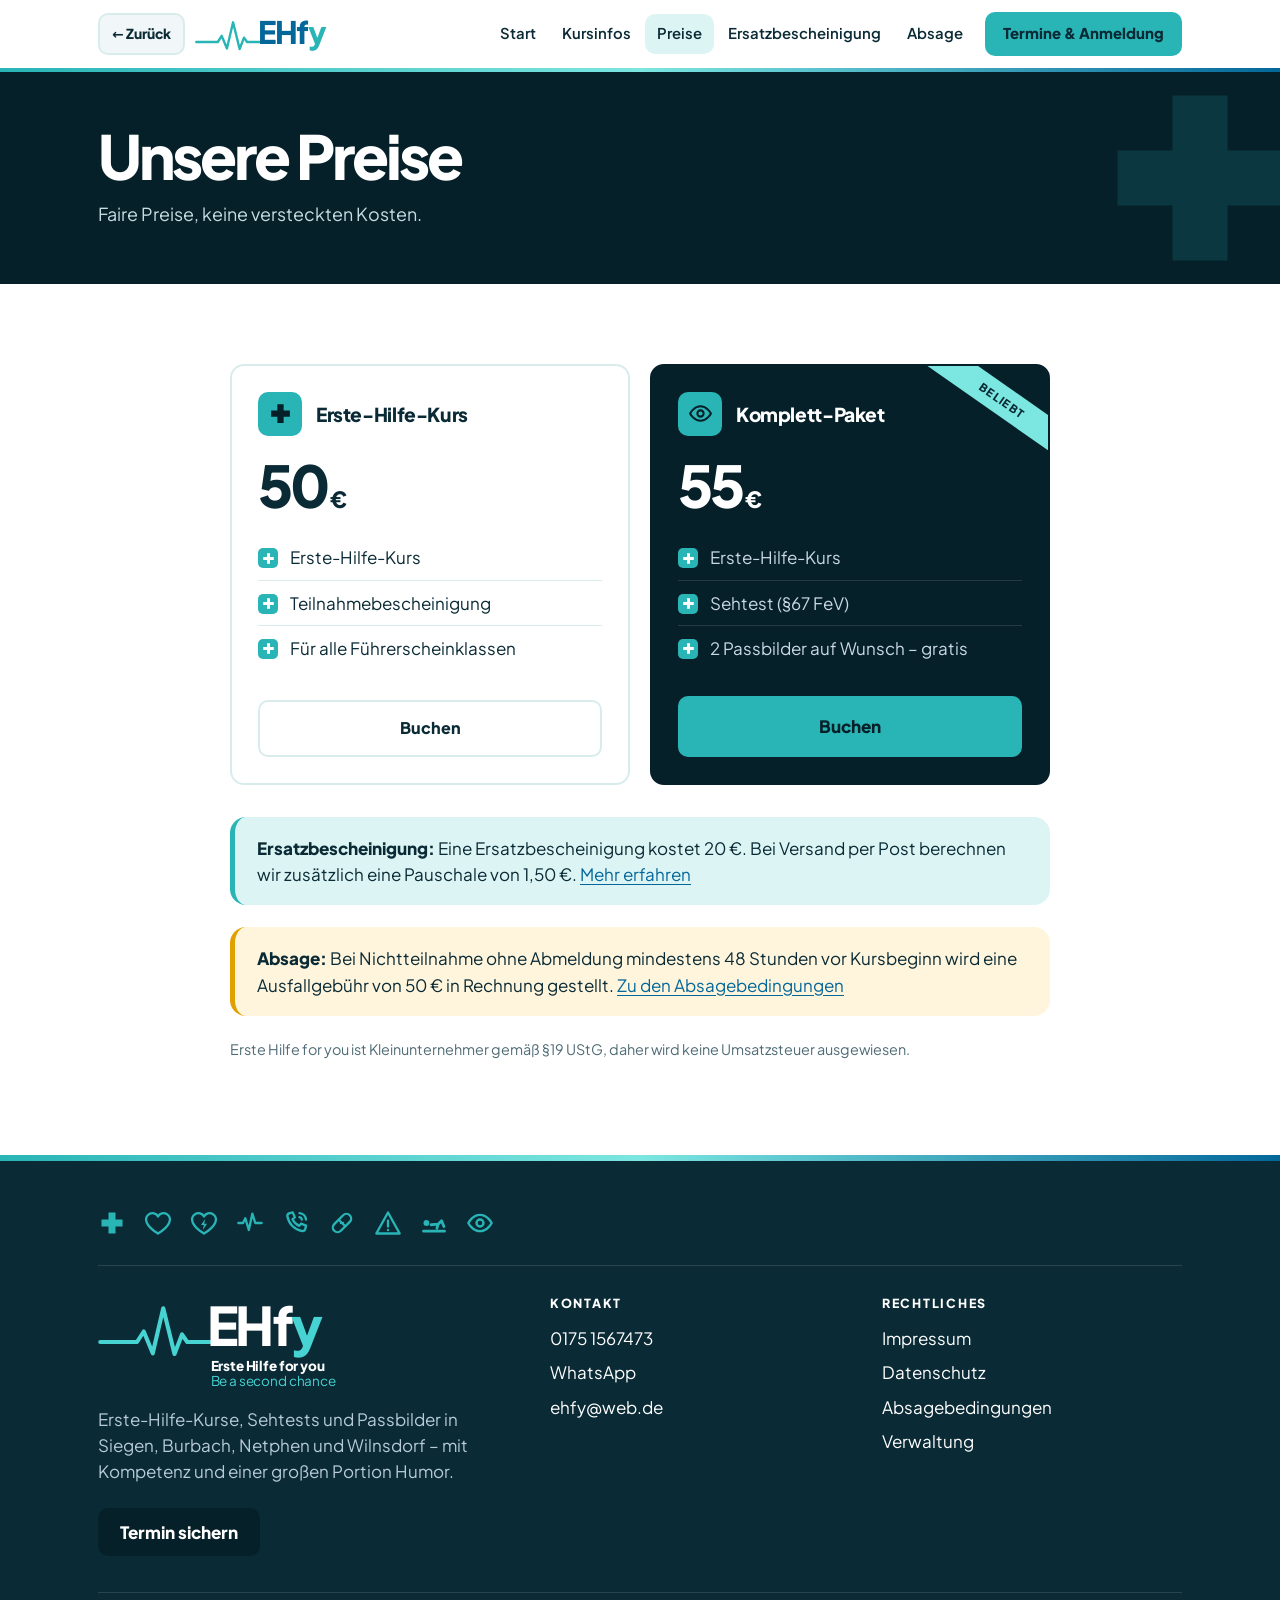
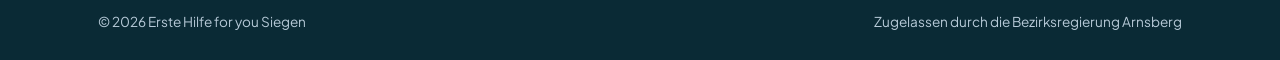
<file: preise.html>
<!doctype html>
<html lang="de">
<head>
  <meta charset="utf-8">
  <meta name="viewport" content="width=device-width, initial-scale=1">
  <title>Preise Erste-Hilfe-Kurs Siegen – ab 50 €, mit Sehtest 55 € | Erste Hilfe for you</title>
  <meta name="description" content="Erste-Hilfe-Kurs 50 €, Komplett-Paket mit Sehtest und Passbildern 55 €.">
  <link rel="canonical" href="https://www.ehfy.de/preise.html">
  <link rel="icon" href="assets/favicon.svg" type="image/svg+xml">
  <link rel="icon" href="assets/favicon-48.png" type="image/png" sizes="48x48">
  <link rel="icon" href="assets/favicon-96.png" type="image/png" sizes="96x96">
  <link rel="apple-touch-icon" href="assets/apple-touch-icon.png">
  <link rel="manifest" href="manifest.webmanifest">
  <meta property="og:type" content="website">
  <meta property="og:site_name" content="Erste Hilfe for you">
  <meta property="og:title" content="Preise – Erste Hilfe for you">
  <meta property="og:description" content="Erste-Hilfe-Kurs 50 €, Komplett-Paket mit Sehtest und Passbildern 55 €.">
  <meta property="og:image" content="https://www.ehfy.de/assets/share.jpg">
  <meta property="og:image:width" content="1200">
  <meta property="og:image:height" content="630">
  <meta name="twitter:card" content="summary_large_image">
  <meta name="theme-color" content="#ffffff">
  <link rel="stylesheet" href="assets/style.css">
</head>
<body data-page="preise">
  <header id="site-header"></header>

  <main>
    <section class="page-head">
      <div class="container">
        <h1>Unsere Preise</h1>
        <p class="lead">Faire Preise, keine versteckten Kosten.</p>
      </div>
    </section>

    <section class="section">
      <div class="container">
        <div class="grid grid-2" style="max-width:820px;margin:0 auto">
          <div class="card price-card">
            <h3 class="h-sym"><span class="tile" style="width:44px;height:44px;font-size:25px"><svg class="sym" aria-hidden="true"><use href="assets/symbole.svg#kreuz"/></svg></span>Erste-Hilfe-Kurs</h3>
            <div class="price">50<small> €</small></div>
            <ul class="checklist">
              <li>Erste-Hilfe-Kurs</li>
              <li>Teilnahmebescheinigung</li>
              <li>Für alle Führerscheinklassen</li>
            </ul>
            <a class="btn btn-outline" href="anmelden.html?paket=kurs">Buchen</a>
          </div>
          <div class="card price-card featured">
            <span class="badge-top">Beliebt</span>
            <h3 class="h-sym"><span class="tile" style="width:44px;height:44px;font-size:25px"><svg class="sym" aria-hidden="true"><use href="assets/symbole.svg#auge"/></svg></span>Komplett-Paket</h3>
            <div class="price">55<small> €</small></div>
            <ul class="checklist">
              <li>Erste-Hilfe-Kurs</li>
              <li>Sehtest (§67 FeV)</li>
              <li>2 Passbilder auf Wunsch – gratis</li>
            </ul>
            <a class="btn btn-teal" href="anmelden.html?paket=komplett">Buchen</a>
          </div>
        </div>

        <div style="max-width:820px;margin:32px auto 0">
          <div class="notice">
            <p><strong>Ersatzbescheinigung:</strong> Eine Ersatzbescheinigung kostet 20 €. Bei Versand per Post berechnen wir zusätzlich eine Pauschale von 1,50 €. <a href="ersatzbescheinigung.html">Mehr erfahren</a></p>
          </div>
          <div class="notice notice-warn">
            <p><strong>Absage:</strong> Bei Nichtteilnahme ohne Abmeldung mindestens 48 Stunden vor Kursbeginn wird eine Ausfallgebühr von 50 € in Rechnung gestellt. <a href="absage.html">Zu den Absagebedingungen</a></p>
          </div>
          <p class="muted small">Erste Hilfe for you ist Kleinunternehmer gemäß §19 UStG, daher wird keine Umsatzsteuer ausgewiesen.</p>
        </div>
      </div>
    </section>
  </main>

  <footer id="site-footer"></footer>
  <script src="assets/config.js"></script>
  <script src="assets/layout.js"></script>
</body>
</html>
</file>
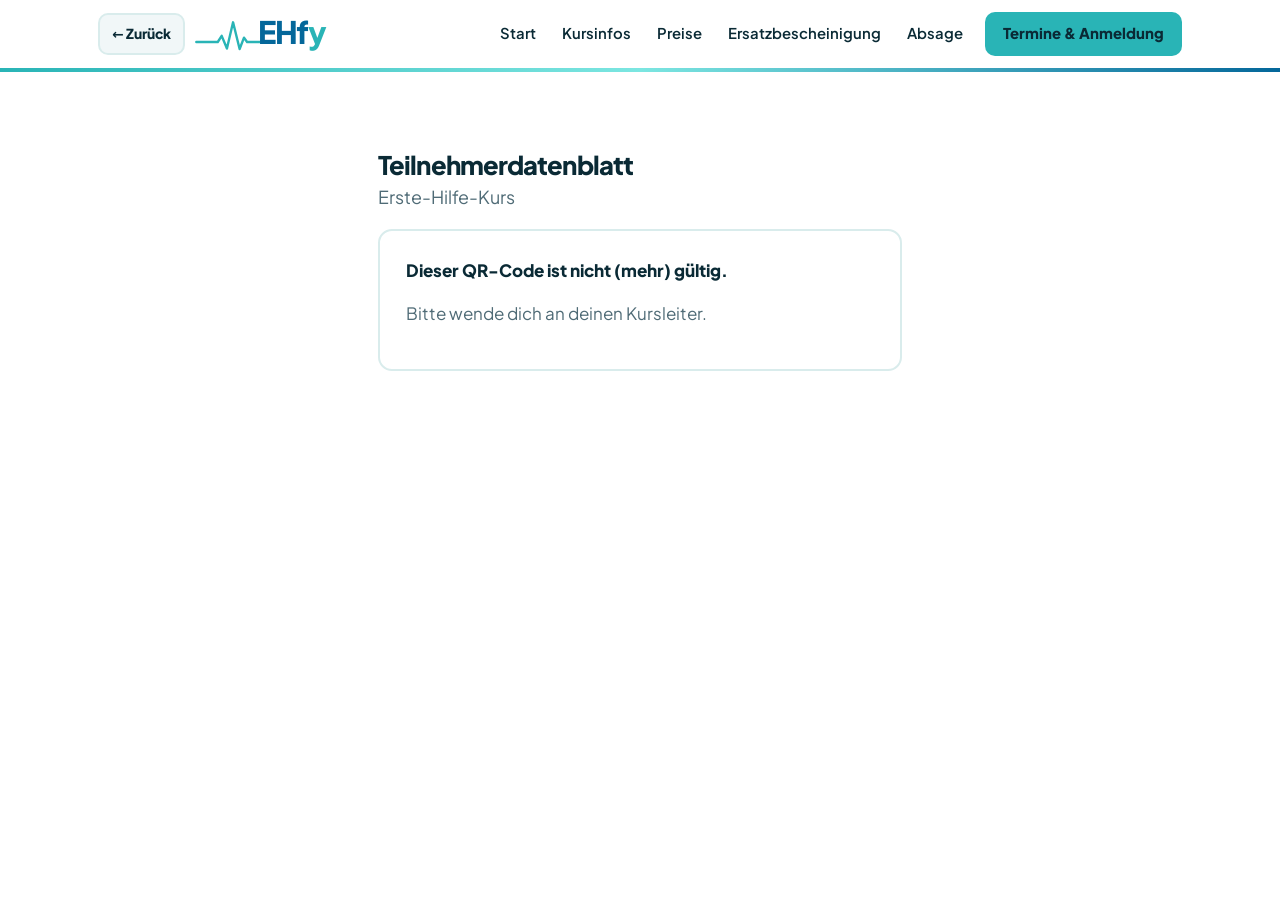
<file: vor-ort.html>
<!doctype html>
<html lang="de">
<head>
  <meta charset="utf-8">
  <meta name="viewport" content="width=device-width, initial-scale=1">
  <title>Teilnehmerdatenblatt – Erste Hilfe for you</title>
  <meta name="robots" content="noindex, nofollow">
  <link rel="icon" href="assets/favicon.svg" type="image/svg+xml">
  <link rel="icon" href="assets/favicon-48.png" type="image/png" sizes="48x48">
  <link rel="icon" href="assets/favicon-96.png" type="image/png" sizes="96x96">
  <link rel="apple-touch-icon" href="assets/apple-touch-icon.png">
  <meta name="theme-color" content="#ffffff">
  <link rel="stylesheet" href="assets/style.css">
  <style>
    .vo-wrap { max-width: 560px; margin: 0 auto; }
    .vo-grid { display: grid; grid-template-columns: 1fr 1fr; gap: 12px 14px; }
    .vo-grid .wide { grid-column: 1 / -1; }
    .vo-pad { display: block; width: 100%; aspect-ratio: 3 / 1; border: 2px dashed var(--line); border-radius: 14px; background: #fff; touch-action: none; }
    .vo-sign-head { display: flex; justify-content: space-between; align-items: center; margin: 18px 0 6px; }
    .vo-check { display: flex; gap: 10px; align-items: flex-start; margin: 16px 0; font-size: .95rem; }
    .vo-check input { width: 22px; height: 22px; margin-top: 2px; flex: none; }
    .vo-done { text-align: center; padding: 30px 0; }
    .vo-info { background: var(--soft); border-radius: 12px; padding: 12px 14px; margin: 0 0 14px; font-size: .85rem; color: var(--muted); }
    .vo-info p { margin: 6px 0 0; }
    .vo-done .big { font-size: 3rem; line-height: 1; }
    .vo-st-btns { display: grid; gap: 10px; max-width: 320px; margin: 0 auto; }
    @media (max-width: 480px) { .vo-grid { grid-template-columns: 1fr; } }
  </style>
</head>
<body data-page="vor-ort">
  <header id="site-header"></header>

  <main>
    <section class="section">
      <div class="container vo-wrap">
        <h1 style="font-size:1.6rem;margin-bottom:4px">Teilnehmerdatenblatt</h1>
        <p class="lead" id="vo-course" style="margin-top:0">Erste-Hilfe-Kurs</p>

        <div id="vo-invalid" class="card hidden"><p><strong>Dieser QR-Code ist nicht (mehr) gültig.</strong></p><p class="muted">Bitte wende dich an deinen Kursleiter.</p></div>

        <form id="vo-form" class="card hidden" novalidate>
          <div class="vo-grid">
            <div class="field wide hidden" id="vo-course-box"><label for="vo-course-sel">Kursdatum</label><select id="vo-course-sel"></select></div>
            <div class="field wide hidden" id="vo-day-box"><label for="vo-day">An welchem Tag ist dein Kurs?</label><input id="vo-day" type="date"></div>
            <div class="field"><label for="vo-first">Vorname(n) laut Ausweis</label><input id="vo-first" autocomplete="given-name" required maxlength="80"></div>
            <div class="field"><label for="vo-last">Nachname laut Ausweis</label><input id="vo-last" autocomplete="family-name" required maxlength="80"></div>
            <div class="field wide"><label for="vo-birth">Geburtsdatum</label><input id="vo-birth" inputmode="numeric" autocomplete="bday" placeholder="TT.MM.JJJJ" required maxlength="10"></div>
            <div class="field wide"><label for="vo-street">Straße und Hausnummer</label><input id="vo-street" autocomplete="street-address" required maxlength="120"></div>
            <div class="field"><label for="vo-zip">PLZ</label><input id="vo-zip" inputmode="numeric" autocomplete="postal-code" required maxlength="10"></div>
            <div class="field"><label for="vo-city">Ort</label><input id="vo-city" autocomplete="address-level2" required maxlength="80"></div>
            <div class="field"><label for="vo-phone">Telefon <span class="muted small">(freiwillig)</span></label><input id="vo-phone" type="tel" autocomplete="tel" maxlength="40"></div>
            <div class="field"><label for="vo-email">E-Mail <span class="muted small">(für Quittung oder Rechnung)</span></label><input id="vo-email" type="email" autocomplete="email" inputmode="email" maxlength="120" required></div>
          </div>

          <div class="vo-sign-head"><strong>Unterschrift</strong><button class="btn btn-sm btn-ghost hidden" type="button" id="vo-clear">Neu unterschreiben</button></div>
          <button type="button" id="vo-pad" class="sign-preview" aria-label="Zum Unterschreiben tippen">✍ Zum Unterschreiben hier tippen</button>
          <p class="small muted" style="margin:6px 0 0">Tippe ins Feld: Es wird groß (quer), dort mit dem Finger unterschreiben und „Unterschrift bestätigen“ tippen.</p>

          <label class="vo-check"><input type="checkbox" id="vo-ok"> <span>Name und Geburtsdatum stehen genau wie in meinem Ausweis. Für Fehler durch falsche Angaben wird keine Haftung übernommen. Die Hinweise unten und die <a href="datenschutz.html" target="_blank" rel="noopener">Datenschutzhinweise</a> habe ich zur Kenntnis genommen.</span></label>

          <div class="vo-info">
            <strong>Wofür wir deine Daten brauchen</strong>
            <p>Als Ausbildungsstelle für Erste Hilfe führen wir für jeden Kurs ein Teilnehmerdatenblatt. Deine Angaben und deine Unterschrift brauchen wir dafür sowie für deine Teilnahmebescheinigung und die Quittung.</p>
            <p>Das Teilnehmerdatenblatt bewahren wir <strong>fünf Jahre</strong> auf; es kann auf Anforderung der Anerkennungsbehörde vorgelegt werden. Danach werden die Daten gelöscht. Für Werbung nutzen wir deine Daten nicht.</p>
          </div>
          <p class="form-error" id="vo-error" role="alert"></p>
          <button class="btn" type="submit" id="vo-send" style="width:100%">Absenden</button>
        </form>

        <div id="vo-done" class="card vo-done hidden">
          <div class="big">✓</div>
          <h2 id="vo-thanks">Danke!</h2>
          <p class="muted">Du bist für den Kurs eingetragen.</p>
          <div id="vo-st" class="vo-st">
            <p style="margin:18px 0 10px"><strong>Möchtest du heute zusätzlich einen Sehtest machen?</strong></p>
            <div class="vo-st-btns">
              <button class="btn" type="button" data-pkg="komplett">Ja, mit Sehtest</button>
              <button class="btn btn-ghost" type="button" data-pkg="kurs">Nein, ohne Sehtest</button>
            </div>
            <p class="form-error" id="vo-st-err" role="alert"></p>
          </div>
          <p class="muted hidden" id="vo-close"><span id="vo-st-ok"></span> Du kannst diese Seite jetzt schließen.</p>
        </div>
      </div>
    </section>
  </main>

  <script src="assets/config.js"></script>
  <script src="assets/layout.js"></script>
  <script src="assets/vendor/supabase.js"></script>
  <script src="assets/db.js"></script>
  <script src="assets/sign.js"></script>
  <script>
  (async function () {
    const $ = id => document.getElementById(id);
    const db = window.EHFY_DB;
    const params = new URLSearchParams(location.search);
    // k = QR-Code für einen Kurs, g = fester QR-Code (Kursdatum wird ausgewählt)
    const general = params.get("g") || "", token = general || params.get("k") || "";
    const dayText = iso => new Date(iso).toLocaleDateString("de-DE", { weekday: "long", day: "2-digit", month: "2-digit", year: "numeric" });

    if (general) {
      let list = null;
      try { list = await db.checkinCourses(general); } catch (e) { list = null; }
      if (!list) { $("vo-invalid").classList.remove("hidden"); return; }
      const today = new Date().toLocaleDateString("sv-SE", { timeZone: "Europe/Berlin" });
      const dayOf = iso => new Date(iso).toLocaleDateString("sv-SE", { timeZone: "Europe/Berlin" });
      // „Heute“ steht immer ganz oben und ist vorausgewählt, darunter die Termine, ganz unten „Anderer Tag …“.
      // Gibt es am gewählten Tag keinen Kurs, legt der Server intern einen an.
      const shift = n => new Date(Date.now() + n * 864e5).toLocaleDateString("sv-SE", { timeZone: "Europe/Berlin" });
      const dayLabel = d => new Date(`${d}T12:00:00`).toLocaleDateString("de-DE", { weekday: "long", day: "2-digit", month: "2-digit", year: "numeric" });
      const todayCourse = list.find(c => dayOf(c.starts_at) === today);
      const opts = [{ value: todayCourse ? todayCourse.id : "day:" + today, text: "Heute, " + dayLabel(today) }]
        .concat(list.filter(c => c !== todayCourse).map(c => ({ value: c.id, text: dayLabel(dayOf(c.starts_at)) })))
        .concat([{ value: "other", text: "Anderer Tag …" }]);
      $("vo-course-sel").innerHTML = opts.map((o, i) => `<option value="${o.value}"${i === 0 ? " selected" : ""}>${o.text}</option>`).join("");
      $("vo-day").min = shift(-7); $("vo-day").max = shift(30); $("vo-day").value = today;
      $("vo-course-sel").addEventListener("change", () => $("vo-day-box").classList.toggle("hidden", $("vo-course-sel").value !== "other"));
      $("vo-course-box").classList.remove("hidden");
      $("vo-course").textContent = "Erste-Hilfe-Kurs in Siegen";
    } else {
      let course = null;
      try { course = await db.checkinCourse(token); } catch (e) { course = null; }
      if (!course) { $("vo-invalid").classList.remove("hidden"); return; }
      $("vo-course").textContent = `Erste-Hilfe-Kurs am ${dayText(course.starts_at)} in Siegen`;
    }
    $("vo-form").classList.remove("hidden");

    // Unterschrift mit dem Finger im großen Feld (quer): nur die Linie wird gespeichert
    let signature = null, drawn = false;
    const sign = async () => {
      const png = await EHFYSign.big({ title: "Bitte unterschreiben", ok: "Unterschrift bestätigen", scale: 1.5 });
      if (!png) return;
      signature = png; drawn = true;
      $("vo-pad").innerHTML = `<img src="${png}" alt="Deine Unterschrift">`;
      $("vo-clear").classList.remove("hidden");
    };
    $("vo-pad").onclick = sign;
    $("vo-clear").onclick = sign;

    // Geburtsdatum: Punkte automatisch
    $("vo-birth").addEventListener("input", e => {
      const d = e.target.value.replace(/\D/g, "").slice(0, 8);
      e.target.value = [d.slice(0, 2), d.slice(2, 4), d.slice(4)].filter(Boolean).join(".");
    });

    let sent = null;
    document.querySelectorAll("[data-pkg]").forEach(b => b.addEventListener("click", async () => {
      const pkg = b.dataset.pkg, all = document.querySelectorAll("[data-pkg]");
      all.forEach(x => { x.disabled = true; }); $("vo-st-err").textContent = "";
      try {
        await db.checkinSetPackage({ ...sent, package: pkg });
        $("vo-st").classList.add("hidden");
        $("vo-st-ok").textContent = pkg === "komplett" ? "Alles klar, der Sehtest ist vorgemerkt. 👓" : "Alles klar, nur der Erste-Hilfe-Kurs.";
        $("vo-close").classList.remove("hidden");
      } catch (e) { $("vo-st-err").textContent = "Das hat nicht geklappt. Bitte sag es kurz deinem Kursleiter."; all.forEach(x => { x.disabled = false; }); }
    }));
    $("vo-form").addEventListener("submit", async ev => {
      ev.preventDefault();
      const err = $("vo-error"), btn = $("vo-send");
      err.textContent = "";
      const v = id => $(id).value.trim();
      const birth = EHFY.parseBirth(v("vo-birth"));
      if (!v("vo-first") || !v("vo-last")) { err.textContent = "Bitte Vor- und Nachname eintragen."; return; }
      if (!birth) { err.textContent = "Bitte das Geburtsdatum so eingeben: TT.MM.JJJJ."; return; }
      if (!v("vo-street") || !v("vo-zip") || !v("vo-city")) { err.textContent = "Bitte die vollständige Adresse eintragen."; return; }
      if (!v("vo-email")) { err.textContent = "Bitte deine E-Mail-Adresse eintragen (für Quittung oder Rechnung)."; return; }
      if (!$("vo-email").checkValidity() || !/^[^@\s]+@[^@\s]+\.[^@\s]+$/.test(v("vo-email"))) { err.textContent = "Bitte die E-Mail-Adresse prüfen."; return; }
      if (!drawn) { err.textContent = "Bitte im Feld unterschreiben."; return; }
      if (!$("vo-ok").checked) { err.textContent = "Bitte bestätige, dass Name und Geburtsdatum genau wie in deinem Ausweis stehen."; return; }
      // Gewählter Kurs oder Tag
      const chosen = {};
      if (general) {
        const sel = $("vo-course-sel").value;
        if (sel === "other") {
          const d = $("vo-day").value;
          if (!d || d < $("vo-day").min || d > $("vo-day").max) { err.textContent = "Bitte den Tag deines Kurses auswählen."; return; }
          chosen.day = d;
        } else if (sel.startsWith("day:")) chosen.day = sel.slice(4);
        else chosen.course = sel;
      }
      btn.disabled = true; btn.textContent = "Wird gesendet …";
      try {
        const name = await db.checkinRegister({
          token, course: chosen.course, day: chosen.day, first_name: v("vo-first"), last_name: v("vo-last"), birth_date: birth,
          street: v("vo-street"), zip: v("vo-zip"), city: v("vo-city"), phone: v("vo-phone"), email: v("vo-email"),
          package: "kurs", signature
        });
        // Sehtest-Frage erst jetzt – sie gehört nicht zum unterschriebenen Datenblatt
        sent = { token, first_name: v("vo-first"), last_name: v("vo-last"), birth_date: birth };
        $("vo-thanks").textContent = `Danke, ${name}!`;
        $("vo-form").classList.add("hidden");
        $("vo-done").classList.remove("hidden");
        window.scrollTo({ top: 0, behavior: "smooth" });
      } catch (e) { err.textContent = window.EHFYErrText ? EHFYErrText(e.message) : e.message; err.scrollIntoView({ block: "center", behavior: "smooth" }); }
      finally { btn.disabled = false; btn.textContent = "Absenden"; }
    });

  })();
  </script>
</body>
</html>
</file>
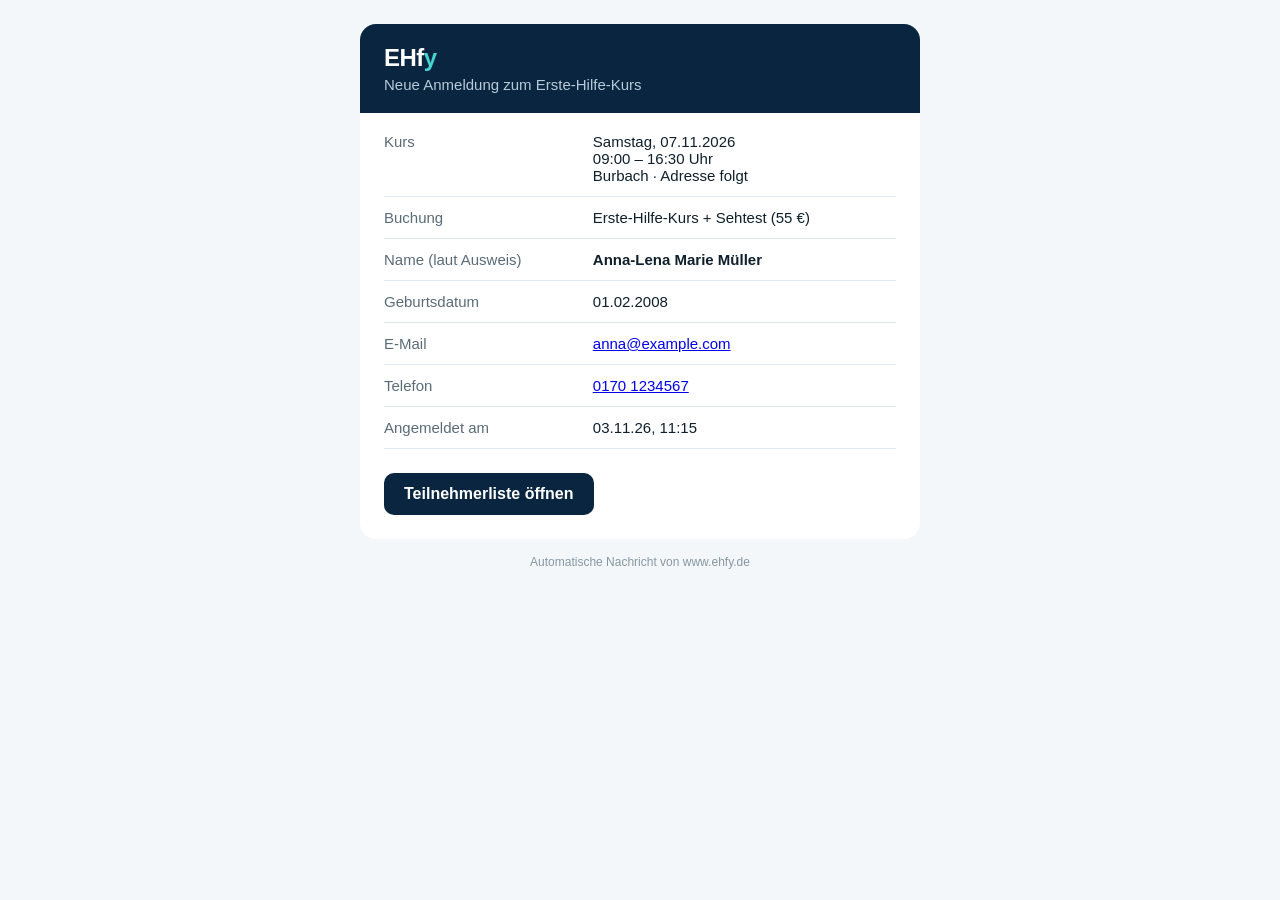
<file: supabase/mail-vorschau.html>
<!doctype html><html lang="de"><body data-subject="Ersthilfeanmeldung – 07.11.2026 (Burbach)" style="margin:0;background:#f3f7f9;font-family:Segoe UI,Helvetica,Arial,sans-serif;color:#0f1f2b">
  <div style="max-width:560px;margin:0 auto;padding:24px 16px">
    <div style="background:#0a2540;color:#fff;border-radius:16px 16px 0 0;padding:20px 24px">
      <div style="font-size:24px;font-weight:800;letter-spacing:-.5px">EHf<span style="color:#46d3d1">y</span></div>
      <div style="font-size:15px;color:#b7cad8;margin-top:4px">Neue Anmeldung zum Erste-Hilfe-Kurs</div>
    </div>
    <div style="background:#fff;border-radius:0 0 16px 16px;padding:8px 24px 24px">
      <table style="width:100%;border-collapse:collapse;font-size:15px">
        <tr><td style="padding:12px 12px 12px 0;border-bottom:1px solid #e2e9ee;color:#5a6b78;vertical-align:top;white-space:nowrap">Kurs</td><td style="padding:12px 0;border-bottom:1px solid #e2e9ee">Samstag, 07.11.2026<br>09:00 – 16:30 Uhr<br>Burbach · Adresse folgt</td></tr><tr><td style="padding:12px 12px 12px 0;border-bottom:1px solid #e2e9ee;color:#5a6b78;vertical-align:top;white-space:nowrap">Buchung</td><td style="padding:12px 0;border-bottom:1px solid #e2e9ee">Erste-Hilfe-Kurs + Sehtest (55 €)</td></tr><tr><td style="padding:12px 12px 12px 0;border-bottom:1px solid #e2e9ee;color:#5a6b78;vertical-align:top;white-space:nowrap">Name (laut Ausweis)</td><td style="padding:12px 0;border-bottom:1px solid #e2e9ee"><strong>Anna-Lena Marie Müller</strong></td></tr><tr><td style="padding:12px 12px 12px 0;border-bottom:1px solid #e2e9ee;color:#5a6b78;vertical-align:top;white-space:nowrap">Geburtsdatum</td><td style="padding:12px 0;border-bottom:1px solid #e2e9ee">01.02.2008</td></tr><tr><td style="padding:12px 12px 12px 0;border-bottom:1px solid #e2e9ee;color:#5a6b78;vertical-align:top;white-space:nowrap">E-Mail</td><td style="padding:12px 0;border-bottom:1px solid #e2e9ee"><a href="mailto:anna@example.com">anna@example.com</a></td></tr><tr><td style="padding:12px 12px 12px 0;border-bottom:1px solid #e2e9ee;color:#5a6b78;vertical-align:top;white-space:nowrap">Telefon</td><td style="padding:12px 0;border-bottom:1px solid #e2e9ee"><a href="tel:0170 1234567">0170 1234567</a></td></tr><tr><td style="padding:12px 12px 12px 0;border-bottom:1px solid #e2e9ee;color:#5a6b78;vertical-align:top;white-space:nowrap">Angemeldet am</td><td style="padding:12px 0;border-bottom:1px solid #e2e9ee">03.11.26, 11:15</td></tr>
      </table>
      <p style="margin:24px 0 0"><a href="https://www.ehfy.de/admin.html" style="display:inline-block;background:#0a2540;color:#fff;text-decoration:none;font-weight:700;padding:12px 20px;border-radius:10px">Teilnehmerliste öffnen</a></p>
    </div>
    <p style="font-size:12px;color:#8797a3;text-align:center;margin-top:16px">Automatische Nachricht von www.ehfy.de</p>
  </div></body></html>
</file>
<file: assets/style.css>
/* Erste Hilfe for you – Stylesheet (seriös, Logo-Türkis auf Nachtblau) */

/* Schrift: Plus Jakarta Sans, lokal eingebunden (keine Verbindung zu Google) */
@font-face { font-family: "Jakarta"; font-weight: 400; font-display: swap; src: url("fonts/jakarta-400.woff2") format("woff2"); unicode-range: U+0000-00FF, U+0131, U+0152-0153, U+02BB-02BC, U+02C6, U+02DA, U+02DC, U+2000-206F, U+20AC, U+2122, U+2191, U+2193, U+2212, U+2215, U+FEFF, U+FFFD; }
@font-face { font-family: "Jakarta"; font-weight: 600; font-display: swap; src: url("fonts/jakarta-600.woff2") format("woff2"); unicode-range: U+0000-00FF, U+0131, U+0152-0153, U+02BB-02BC, U+02C6, U+02DA, U+02DC, U+2000-206F, U+20AC, U+2122, U+2191, U+2193, U+2212, U+2215, U+FEFF, U+FFFD; }
@font-face { font-family: "Jakarta"; font-weight: 800; font-display: swap; src: url("fonts/jakarta-800.woff2") format("woff2"); unicode-range: U+0000-00FF, U+0131, U+0152-0153, U+02BB-02BC, U+02C6, U+02DA, U+02DC, U+2000-206F, U+20AC, U+2122, U+2191, U+2193, U+2212, U+2215, U+FEFF, U+FFFD; }
@font-face { font-family: "Jakarta"; font-weight: 400; font-display: swap; src: url("fonts/jakarta-ext-400.woff2") format("woff2"); unicode-range: U+0100-02AF, U+0304, U+0308, U+0329, U+1E00-1EFF, U+20A0-20AB, U+20AD-20CF, U+2C60-2C7F, U+A720-A7FF; }
@font-face { font-family: "Jakarta"; font-weight: 600; font-display: swap; src: url("fonts/jakarta-ext-600.woff2") format("woff2"); unicode-range: U+0100-02AF, U+0304, U+0308, U+0329, U+1E00-1EFF, U+20A0-20AB, U+20AD-20CF, U+2C60-2C7F, U+A720-A7FF; }
@font-face { font-family: "Jakarta"; font-weight: 800; font-display: swap; src: url("fonts/jakarta-ext-800.woff2") format("woff2"); unicode-range: U+0100-02AF, U+0304, U+0308, U+0329, U+1E00-1EFF, U+20A0-20AB, U+20AD-20CF, U+2C60-2C7F, U+A720-A7FF; }

:root {
  --ink: #0a2a35;
  --ink-2: #125066;
  --muted: #4f6b76;
  --line: #d9ecec;
  --soft: #f1f7f8;
  --blue: #04679a;
  --aid: #29b4b6;          /* Türkis aus dem Logo – Schrift darauf immer dunkel (--ink) */
  --aid-dark: #0b7b7f;     /* Türkis für Text auf hellem Grund */
  --aid-light: #dcf5f4;
  --aid-bright: #7ce6e1;   /* auf dunklem Grund */
  --signal: #ff5a3c;
  --signal-light: #fff0eb;
  --danger: #c0392b;
  --danger-light: #fdecea;
  --ok: #17845a;
  --ok-light: #e6f5ee;
  --warn-light: #fff5dc;
  --radius: 14px;
  --font: "Jakarta", "Avenir Next", "Segoe UI", system-ui, -apple-system, Roboto, Arial, sans-serif;
}

* { box-sizing: border-box; -webkit-tap-highlight-color: transparent; }
html { scroll-behavior: smooth; }
body {
  margin: 0; font-family: var(--font); color: var(--ink); background: #fff;
  line-height: 1.55; font-size: 17px; display: flex; flex-direction: column; min-height: 100vh;
  -webkit-font-smoothing: antialiased; overflow-x: hidden;
}
main { flex: 1; }
img { max-width: 100%; height: auto; }
a { color: var(--blue); text-underline-offset: 3px; }
a:hover { color: var(--aid-dark); }
h1, h2, h3 { color: var(--ink); line-height: 1.05; margin: 0 0 .5em; font-weight: 800; letter-spacing: -.035em; }
h1 { font-size: clamp(2.2rem, 6vw, 3.4rem); }
h2 { font-size: clamp(1.8rem, 5vw, 2.8rem); }
h3 { font-size: 1.2rem; letter-spacing: -.02em; }
p { margin: 0 0 1em; }
strong { font-weight: 800; }
::selection { background: var(--aid); color: var(--ink); }

.container { width: 100%; max-width: 1120px; margin: 0 auto; padding: 0 18px; }
.section { padding: 80px 0; }
@media (max-width: 640px) { .section { padding: 56px 0; } }
.section-soft { background: var(--soft); }
.lead { font-size: 1.12rem; color: var(--muted); max-width: 620px; }
.center { text-align: center; }
.center .lead { margin-left: auto; margin-right: auto; }
.muted { color: var(--muted); }
.small { font-size: .9rem; }
.accent { color: var(--aid); }
.kicker { display: inline-flex; align-items: center; gap: 10px; font-size: .78rem; font-weight: 800; color: var(--aid-dark); background: var(--aid-light); padding: 6px 14px 6px 8px; border-radius: 99px; margin-bottom: 16px; }
.kicker::before { content: ""; width: 18px; height: 18px; border-radius: 4px; background: var(--aid) url("data:image/svg+xml,%3Csvg xmlns='http://www.w3.org/2000/svg' viewBox='0 0 10 10'%3E%3Cpath d='M4 1.5h2v2.5h2.5v2H6v2.5H4V6H1.5V4H4z' fill='white'/%3E%3C/svg%3E") center/14px no-repeat; }

/* Erste-Hilfe-Zeichen: weißes Kreuz auf grünem Feld (kein rotes Kreuz – das ist geschützt) */
.sign { display: inline-grid; place-items: center; width: 1em; height: 1em; background: var(--aid); border-radius: .18em; flex-shrink: 0; }
.sign::before { content: ""; width: .62em; height: .62em; background: #fff;
  clip-path: polygon(35% 0, 65% 0, 65% 35%, 100% 35%, 100% 65%, 65% 65%, 65% 100%, 35% 100%, 35% 65%, 0 65%, 0 35%, 35% 35%); }

/* Rettungsstreifen wie am Rettungswagen */
.stripes { height: 6px; background: linear-gradient(90deg, var(--aid), var(--aid-bright), var(--blue)); }

/* Kopf */
.site-header { position: sticky; top: 0; z-index: 50; background: rgba(255,255,255,.94); backdrop-filter: saturate(1.4) blur(10px); }
.site-header .container { display: flex; align-items: center; justify-content: space-between; gap: 16px; min-height: 68px; }
.site-header .stripes { height: 4px; }
.brand { display: block; width: 140px; }
.brand span { display: block; }
.nav { display: flex; gap: 2px; align-items: center; flex-wrap: wrap; }
.nav a { text-decoration: none; color: var(--ink); font-weight: 600; font-size: .93rem; padding: 8px 12px; border-radius: 999px; }
.nav a:hover { color: var(--aid-dark); background: var(--soft); }
.nav a.active { color: var(--ink); background: var(--aid-light); }
.nav a.nav-cta { background: var(--aid); color: var(--ink); font-weight: 800; margin-left: 8px; padding: 10px 18px; border-radius: 999px; }
.nav a.nav-cta:hover { background: var(--ink); color: #fff; }
.nav-toggle { display: none; background: var(--soft); border: 2px solid var(--line); border-radius: 12px; padding: 9px 15px; font: inherit; font-weight: 800; color: var(--ink); cursor: pointer; }
@media (max-width: 980px) {
  .nav-toggle { display: block; }
  .nav { display: none; position: absolute; left: 0; right: 0; top: 100%; background: #fff; border-bottom: 1px solid var(--line); flex-direction: column; align-items: stretch; padding: 8px 18px 18px; box-shadow: 0 20px 40px rgba(10,37,64,.08); }
  .nav.open { display: flex; }
  .nav a { padding: 13px 12px; font-size: 1.05rem; }
  .nav a.nav-cta { margin: 8px 0 0; text-align: center; }
  .brand { width: 120px; }
}

/* Unterseiten-Kopf */
.page-head { background: linear-gradient(135deg, var(--aid), var(--aid-bright)); padding: 52px 0 56px; border-radius: 0 0 36px 36px; }
.page-head h1 { font-size: clamp(2.3rem, 7vw, 3.8rem); letter-spacing: -.05em; margin-bottom: 12px; }
.page-head .lead { margin-bottom: 0; color: var(--ink); }
@media (max-width: 640px) { .page-head { padding: 36px 0 34px; } }
.prose { max-width: 760px; }
.prose h2 { margin-top: 1.6em; font-size: 1.6rem; }

/* Knöpfe */
.btn {
  display: inline-flex; align-items: center; justify-content: center; gap: 8px;
  padding: 14px 26px; border-radius: 999px; border: 2px solid var(--aid); background: var(--aid); color: var(--ink);
  font: inherit; font-weight: 800; font-size: 1rem; text-decoration: none; cursor: pointer;
  transition: transform .15s, background .15s, border-color .15s, color .15s;
}
.btn:hover { background: var(--ink); border-color: var(--ink); color: #fff; transform: translateY(-2px); }
.btn:active { transform: scale(.97); }
.btn-outline, .btn-ghost { background: transparent; border-color: var(--line); color: var(--ink); }
.btn-outline:hover, .btn-ghost:hover { background: var(--soft); border-color: var(--line); color: var(--ink); }
.btn-danger { background: var(--danger); border-color: var(--danger); color: #fff; }
.btn-danger:hover { background: #9c2e22; border-color: #9c2e22; }
.btn-sm { padding: 8px 14px; font-size: .86rem; }
.btn[disabled] { opacity: .5; cursor: not-allowed; transform: none; }
.btn-row { display: flex; gap: 12px; flex-wrap: wrap; align-items: center; }
.arrow::after { content: "→"; transition: transform .15s; }
.btn:hover.arrow::after { transform: translateX(3px); }

/* Hauptaktion – .btn-teal bleibt als Name erhalten */
.plaster, .btn-teal {
  display: inline-flex; align-items: center; justify-content: center; gap: 10px;
  text-decoration: none; color: #fff; background: var(--ink); padding: 15px 32px; border-radius: 999px; border: 2px solid var(--ink);
  font: inherit; font-weight: 800; cursor: pointer; transition: transform .2s, background .2s;
}
.plaster:hover, .btn-teal:hover { transform: rotate(-2deg) scale(1.04); color: #fff; background: var(--ink-2); border-color: var(--ink-2); }
.btn-teal.btn-sm { padding: 9px 20px; }

/* Karten */
.grid { display: grid; gap: 20px; }
.grid-3 { grid-template-columns: repeat(3, 1fr); }
.grid-2 { grid-template-columns: repeat(2, 1fr); }
@media (max-width: 820px) { .grid-3, .grid-2 { grid-template-columns: 1fr; } }
.card { background: #fff; border: 2px solid var(--line); border-radius: var(--radius); padding: 26px; transition: transform .2s, border-color .2s; }
.card h3 { margin-top: 0; }
.card-hover:hover { transform: translateY(-4px); border-color: var(--aid); box-shadow: 0 16px 34px rgba(41,180,182,.18); }
.icon { width: 48px; height: 48px; border-radius: 14px; display: grid; place-items: center; background: var(--aid-light); color: var(--aid-dark); margin-bottom: 16px; }
.icon svg { width: 26px; height: 26px; }

/* Preise */
.price-card { display: flex; flex-direction: column; }
.price-card.featured { background: var(--ink); border-color: var(--ink); color: #c9d8e4; position: relative; overflow: hidden; }
.price-card.featured h3, .price-card.featured .price { color: #fff; }
.price-card .h-sym { margin-bottom: 14px; }
.price-card.featured .checklist li { border-color: rgba(255,255,255,.12); }
.price-card .badge-top { position: absolute; top: 20px; right: -44px; transform: rotate(35deg); width: 180px; text-align: center; font-size: .7rem; font-weight: 800; letter-spacing: .1em; text-transform: uppercase; color: var(--ink); background: var(--aid-bright); padding: 6px 0; }
.price { font-size: 3.6rem; font-weight: 800; color: var(--ink); line-height: 1; margin: 6px 0 22px; letter-spacing: -.06em; }
.price small { font-size: 1.4rem; letter-spacing: 0; }
.price-row { display: flex; justify-content: space-between; align-items: center; gap: 16px; }
.price-row .price { margin: 0; font-size: 2.4rem; }
.checklist { list-style: none; padding: 0; margin: 0 0 26px; flex: 1; }
.checklist li { padding: 9px 0 9px 32px; position: relative; border-bottom: 1px solid var(--line); }
.checklist li:last-child { border-bottom: none; }
.checklist li::before { content: ""; position: absolute; left: 0; top: 13px; width: 20px; height: 20px; border-radius: 5px; background: var(--aid) url("data:image/svg+xml,%3Csvg xmlns='http://www.w3.org/2000/svg' viewBox='0 0 10 10'%3E%3Cpath d='M4 1.5h2v2.5h2.5v2H6v2.5H4V6H1.5V4H4z' fill='white'/%3E%3C/svg%3E") center/15px no-repeat; }

/* Hinweise */
.notice { border-radius: 16px; padding: 18px 22px; margin: 0 0 22px; border-left: 5px solid var(--aid); background: var(--aid-light); }
.notice-warn { border-left-color: #e0a100; background: var(--warn-light); }
.notice-danger { border-left-color: var(--danger); background: var(--danger-light); }
.notice-ok { border-left-color: var(--ok); background: var(--ok-light); }
.notice p:last-child { margin-bottom: 0; }

/* Terminliste */
.course-list { display: grid; gap: 10px; margin-bottom: 36px; }
.course-option { position: relative; }
.course-option input { position: absolute; opacity: 0; pointer-events: none; width: 1px; height: 1px; }
.course-option label { display: flex; align-items: center; justify-content: space-between; gap: 16px; flex-wrap: wrap; border: 2px solid var(--line); border-radius: 18px; padding: 15px 18px; cursor: pointer; background: #fff; transition: border-color .15s, background .15s; }
.course-option label:hover { border-color: var(--aid); }
.course-option input:checked + label { border-color: var(--aid); background: var(--aid-light); }
.course-option input:focus-visible + label { outline: 3px solid var(--aid); outline-offset: 2px; }
.course-option input:disabled + label { cursor: not-allowed; opacity: .55; background: var(--soft); }
.course-date { font-weight: 800; color: var(--ink); font-size: 1.06rem; }
.course-meta { color: var(--muted); font-size: .92rem; }
.pill { display: inline-block; padding: 5px 12px; border-radius: 99px; font-size: .78rem; font-weight: 800; white-space: nowrap; background: var(--aid-light); color: var(--aid-dark); }
.pill-warn, .pill-full { background: var(--signal-light); color: #c23a1f; }
.pill-muted { background: var(--soft); color: var(--muted); }
@media (max-width: 860px) { #courses .course-option:not(:has(input:checked)) { display: none; } }

/* Formulare */
form h2 { font-size: 1.35rem; display: flex; align-items: center; gap: 12px; }
.num { display: inline-grid; place-items: center; width: 34px; height: 34px; border-radius: 50%; background: var(--aid); color: var(--ink); font-size: 1rem; flex-shrink: 0; }
.form-grid { display: grid; grid-template-columns: 1fr 1fr; gap: 18px 20px; }
.form-grid .full { grid-column: 1 / -1; }
@media (max-width: 640px) { .form-grid { grid-template-columns: 1fr; } }
.field label { display: block; font-weight: 600; margin-bottom: 6px; font-size: .93rem; }
.field input, .field select, .field textarea { width: 100%; font: inherit; padding: 13px 15px; border: 2px solid var(--line); border-radius: 14px; background: #fff; color: var(--ink); transition: border-color .15s; }
.field input:focus, .field select:focus, .field textarea:focus { outline: none; border-color: var(--aid); }
.field textarea { min-height: 96px; resize: vertical; }
.check { display: flex; gap: 12px; align-items: flex-start; font-size: .95rem; }
.check input { margin-top: 4px; width: 20px; height: 20px; flex-shrink: 0; accent-color: var(--aid); }
.hp { position: absolute !important; left: -9999px !important; }
.form-error { color: var(--danger); font-weight: 600; min-height: 1.4em; }
.code-box { display: flex; gap: 8px; align-items: center; background: var(--soft); border: 2px dashed var(--aid); border-radius: 14px; padding: 12px 14px; word-break: break-all; font-family: ui-monospace, Menlo, monospace; font-size: .85rem; }

.pkg-toggle { display: grid; gap: 8px; }
.pkg-list { grid-template-columns: repeat(2, 1fr); }
.pkg-toggle label { border: 2px solid var(--line); border-radius: 16px; padding: 12px; cursor: pointer; text-align: center; font-weight: 600; font-size: .92rem; line-height: 1.3; }
.pkg-toggle input { position: absolute; opacity: 0; pointer-events: none; width: 1px; height: 1px; }
.pkg-toggle label:has(input:checked) { border-color: var(--aid); background: var(--aid-light); }
.pkg-toggle label:has(input:focus-visible) { outline: 3px solid var(--aid); outline-offset: 2px; }
.pkg-toggle b { display: block; font-size: 1.15rem; }
.pkg-toggle small { display: block; font-size: .78rem; font-weight: 400; opacity: .75; margin-top: 4px; }
@media (max-width: 640px) {
  .pkg-list { grid-template-columns: 1fr; }
  .pkg-list label { display: grid; grid-template-columns: 64px 1fr; text-align: left; align-items: center; column-gap: 8px; }
  .pkg-list label b { grid-row: span 2; }
  .pkg-list label small { margin-top: 0; }
}
/* Anmeldung: Auswahl „mit / ohne Sehtest“ gut sichtbar */
.pkg-field { margin-bottom: 18px; background: var(--warn-light); border: 2px solid #f0a020; border-radius: 18px; padding: 16px; }
.pkg-field .pkg-question { font-size: 1.15rem; font-weight: 800; color: var(--ink); margin-bottom: 2px; }
.pkg-field .pkg-hint { margin: 0 0 12px; font-size: .92rem; color: #5c3b00; }
.pkg-field.pkg-missing { border-color: var(--danger); background: var(--danger-light); animation: pkg-shake .35s; }
@keyframes pkg-shake { 25% { transform: translateX(-5px); } 75% { transform: translateX(5px); } }
.pkg-field .pkg-toggle label { position: relative; background: #fff; padding: 16px 12px 14px; }
.pkg-field .pkg-toggle label:has(input:checked) { border-color: var(--aid-dark); background: var(--aid-light); box-shadow: 0 0 0 2px var(--aid-dark); }
.pkg-tag { display: inline-block; font-size: .8rem; font-weight: 800; letter-spacing: .04em; text-transform: uppercase; padding: 4px 10px; border-radius: 99px; margin-bottom: 6px; background: var(--soft); color: var(--ink-2); }
.pkg-komplett .pkg-tag { background: var(--ink); color: #fff; }
.pkg-dot { position: absolute; top: 12px; right: 12px; width: 22px; height: 22px; border: 2px solid var(--muted); border-radius: 50%; background: #fff; }
.pkg-toggle label:has(input:checked) .pkg-dot { border-color: var(--aid-dark); background: var(--aid-dark) url("data:image/svg+xml,%3Csvg xmlns='http://www.w3.org/2000/svg' viewBox='0 0 16 16'%3E%3Cpath d='M3.5 8.5l3 3 6-7' fill='none' stroke='white' stroke-width='2.2' stroke-linecap='round' stroke-linejoin='round'/%3E%3C/svg%3E") center/14px no-repeat; }
@media (max-width: 640px) {
  .pkg-field .pkg-list label { grid-template-columns: 64px 1fr; padding-right: 44px; }
  .pkg-field .pkg-list label .pkg-tag { grid-column: 2; justify-self: start; margin-bottom: 2px; }
  .pkg-field .pkg-list label b { grid-row: 1 / span 3; }
  .pkg-dot { top: 50%; margin-top: -11px; }
}

.id-notice { display: flex; gap: 14px; align-items: flex-start; background: #fff4e5; border: 2px solid #f0a020; border-radius: 16px; padding: 16px 18px; margin-bottom: 18px; }
.id-notice svg { flex-shrink: 0; width: 34px; height: 34px; }
.id-notice strong { display: block; font-size: 1.05rem; color: #5c3b00; margin-bottom: 2px; }
.id-notice p { margin: 0; color: #5c3b00; font-size: .95rem; }
.picked { display: flex; align-items: center; justify-content: space-between; gap: 12px; background: var(--ink); color: #fff; border-radius: 16px; padding: 14px 18px; margin-bottom: 18px; }
.picked small { color: #b7cad8; display: block; }
.picked button { font: inherit; font-weight: 700; background: transparent; color: var(--aid-bright); border: none; cursor: pointer; padding: 6px; }
@media (max-width: 640px) {
  .sticky-submit { position: sticky; bottom: 0; background: linear-gradient(transparent, #fff 30%); padding: 16px 16px 12px; margin: 0 -16px; z-index: 5; }
  .sticky-submit .btn { width: 100%; }
}

/* Kalender */
.cal { background: #fff; border: 2px solid var(--line); border-radius: var(--radius); padding: 16px; user-select: none; }
.cal-head { display: flex; align-items: center; justify-content: space-between; margin-bottom: 10px; }
.cal-head strong { font-size: 1.1rem; }
.cal-nav { width: 42px; height: 42px; border-radius: 12px; border: 2px solid var(--line); background: #fff; font: inherit; font-size: 1.4rem; line-height: 1; color: var(--ink); cursor: pointer; }
.cal-nav:hover { border-color: var(--aid); }
.cal-grid { display: grid; grid-template-columns: repeat(7, minmax(0, 1fr)); gap: 4px; }
.cal-wd span { text-align: center; font-size: .74rem; font-weight: 800; color: var(--muted); padding: 4px 0; text-transform: uppercase; letter-spacing: .06em; }
.cal-wd span.we { color: var(--aid-dark); }
.cal-day { position: relative; aspect-ratio: 1; min-height: 40px; border: none; border-radius: 12px; background: transparent; font: inherit; font-weight: 600; color: var(--ink); cursor: pointer; display: flex; flex-direction: column; align-items: center; justify-content: center; gap: 1px; padding: 0; transition: background .15s, color .15s, transform .1s; }
.cal-day:disabled { cursor: default; color: #b4c0c8; }
.cal-day.is-hl:disabled { color: #8797a3; }
.cal-day.is-past { opacity: .45; }
.cal-day.is-today .cal-num { text-decoration: underline; text-decoration-thickness: 2px; text-underline-offset: 3px; }
.cal-day:not(:disabled):hover { background: var(--aid-light); }
.cal-day:not(:disabled):active { transform: scale(.94); }
.cal-day.has-free { background: var(--aid-light); color: var(--aid-dark); font-weight: 800; }
.cal-day.has-few { background: var(--signal-light); color: #c23a1f; font-weight: 800; }
.cal-day.has-full { background: var(--soft); color: #9aa8b2; text-decoration: line-through; }
.cal-day.has-course { background: var(--soft); color: var(--ink); font-weight: 800; }
.cal-day.is-hl:not(.has-course):not(:disabled) { box-shadow: inset 0 0 0 1.5px var(--line); }
.cal-day.is-selected, .cal-day.is-selected:hover { background: var(--ink); color: #fff; }
.cal-dot { font-size: .62rem; font-weight: 800; line-height: 1; letter-spacing: .02em; opacity: .85; }
.cal-legend { display: flex; gap: 14px; flex-wrap: wrap; font-size: .82rem; color: var(--muted); margin-top: 10px; }
.cal-legend i { display: inline-block; width: 12px; height: 12px; border-radius: 4px; vertical-align: -1px; margin-right: 5px; }
.chips { display: flex; gap: 8px; flex-wrap: wrap; margin-bottom: 14px; }
.chip-btn { font: inherit; font-weight: 700; font-size: .92rem; border: 2px solid var(--line); background: #fff; color: var(--ink); padding: 8px 16px; border-radius: 999px; cursor: pointer; }
.chip-btn:hover { border-color: var(--aid); }
.chip-btn.active { background: var(--aid); border-color: var(--aid); color: var(--ink); }
.booking-grid { display: grid; grid-template-columns: 360px 1fr; gap: 24px; align-items: start; }
@media (max-width: 860px) { .booking-grid { grid-template-columns: 1fr; } }

/* Fragen */
details { border: 2px solid var(--line); border-radius: 16px; padding: 18px 22px; margin-bottom: 10px; background: #fff; }
summary { cursor: pointer; font-weight: 800; color: var(--ink); list-style: none; display: flex; justify-content: space-between; gap: 16px; }
summary::-webkit-details-marker { display: none; }
summary::after { content: "+"; font-size: 1.4rem; line-height: 1; color: var(--aid); transition: transform .2s; }
details[open] summary::after { transform: rotate(45deg); }
details[open] summary { margin-bottom: 10px; }
details p { color: var(--muted); }

/* Kontakt */
.contact-strip { display: grid; grid-template-columns: repeat(3, 1fr); gap: 12px; }
@media (max-width: 820px) { .contact-strip { grid-template-columns: 1fr; } }
.contact-item { display: flex; gap: 16px; align-items: center; background: #fff; border-radius: var(--radius); padding: 18px; border: 2px solid var(--line); text-decoration: none; color: var(--ink); transition: border-color .15s; }
.contact-item:hover { border-color: var(--aid); color: var(--ink); }
.contact-item strong { display: block; }
.contact-item .icon { margin: 0; }

/* ---------- Startseite ---------- */
.home-hero { position: relative; overflow: hidden; padding: 44px 0 110px; background: linear-gradient(150deg, var(--aid), var(--aid-bright)); }
.home-hero .container { position: relative; z-index: 1; display: grid; gap: 36px; align-items: center; }
.home-hero::before { content: ""; position: absolute; width: 520px; height: 520px; right: -160px; top: -200px; border-radius: 50%; background: rgba(255,255,255,.18); }
.home-hero .lead { color: var(--ink); }
.home-hero .kicker { background: #fff; color: var(--ink); }
.home-hero .btn-ghost { background: #fff; border-color: #fff; }
.home-hero .btn-ghost:hover { background: var(--ink); border-color: var(--ink); color: #fff; }
@media (min-width: 900px) { .home-hero { padding: 76px 0 130px; } .home-hero .container { grid-template-columns: 1.1fr 1fr; gap: 56px; } }
.home-hero h1 { font-size: clamp(2.6rem, 9.5vw, 4.4rem); margin: 18px 0 18px; letter-spacing: -.05em; line-height: .98; }
.home-hero h1 .hl { display: inline-block; color: var(--ink); background: #fff; padding: 0 .22em .04em; margin-top: .08em; border-radius: .22em; transform: rotate(-1.5deg); white-space: nowrap; }


.cpr { background: var(--soft); border-radius: 32px; padding: 28px 22px; display: grid; gap: 26px; align-items: center; }
@media (min-width: 900px) { .cpr { grid-template-columns: 1fr 1fr; padding: 48px; } }
.pad { position: relative; width: min(260px, 70vw); aspect-ratio: 1; margin: 0 auto; border-radius: 50%; border: none; cursor: pointer; font: inherit; background: radial-gradient(circle at 50% 40%, #fff, #e9f2f4); box-shadow: inset 0 -10px 30px rgba(10,37,64,.08), 0 20px 50px rgba(10,37,64,.12); display: grid; place-items: center; touch-action: manipulation; }
.pad svg { width: 46%; height: 46%; transition: transform .08s; }
.pad.press svg { transform: scale(.86); }
.pad::after { content: ""; position: absolute; inset: -10px; border-radius: 50%; border: 3px solid var(--aid); opacity: 0; }
.pad.beat::after { animation: ring .5s ease-out; }
@keyframes ring { from { opacity: .8; transform: scale(.92); } to { opacity: 0; transform: scale(1.12); } }
.pad .hint { position: absolute; bottom: 18%; font-size: .78rem; font-weight: 800; letter-spacing: .12em; text-transform: uppercase; color: var(--muted); }
.meter { text-align: center; }
.bpm { font-size: clamp(3.4rem, 12vw, 5.6rem); font-weight: 800; letter-spacing: -.06em; line-height: 1; }
.bpm small { font-size: 1rem; letter-spacing: 0; color: var(--muted); }
.gauge { position: relative; height: 14px; border-radius: 9px; margin: 16px auto 8px; max-width: 360px; background: linear-gradient(90deg, #ffd9cf 0 40%, var(--aid-light) 40% 60%, #ffd9cf 60%); }
.gauge::before { content: ""; position: absolute; left: 40%; width: 20%; top: 0; bottom: 0; border: 2px solid var(--aid); border-radius: 9px; }
.gauge i { position: absolute; top: -6px; width: 4px; height: 26px; border-radius: 3px; background: var(--ink); left: 0; transition: left .25s; }
.scale { position: relative; height: 1.2em; max-width: 360px; margin: 0 auto; font-size: .74rem; color: var(--muted); font-weight: 600; }
.scale span { position: absolute; transform: translateX(-50%); }
.verdict { font-weight: 800; font-size: 1.15rem; min-height: 1.6em; margin-top: 14px; }
.verdict.ok { color: var(--aid-dark); } .verdict.bad { color: var(--signal); }
.cpr .btn-row { justify-content: center; margin-top: 14px; }

.kit { display: grid; grid-template-columns: repeat(2, 1fr); gap: 12px; }
@media (min-width: 900px) { .kit { grid-template-columns: repeat(3, 1fr); gap: 16px; } }
.kit .item { background: #fff; border: 2px solid var(--line); border-radius: 22px; padding: 20px; transition: border-color .2s, transform .2s; }
.kit .item:hover { border-color: var(--aid); transform: translateY(-4px); }
.kit .item .icon { width: 44px; height: 44px; border-radius: 12px; margin-bottom: 14px; }
.kit .item .icon svg { width: 24px; height: 24px; }
.kit .item h3 { font-size: 1.08rem; margin-bottom: 4px; }
.kit .item p { margin: 0; color: var(--muted); font-size: .9rem; }

.dates { display: grid; gap: 10px; }
@media (min-width: 900px) { .dates { grid-template-columns: 1fr 1fr; } }
.date-card { display: grid; grid-template-columns: 74px 1fr auto; gap: 14px; align-items: center; text-decoration: none; color: var(--ink); background: #fff; border: 2px solid var(--line); border-radius: 20px; padding: 12px; transition: border-color .2s; }
.date-card:hover { border-color: var(--aid); color: var(--ink); }
.date-card .day { text-align: center; background: var(--soft); border-radius: 14px; padding: 8px 0; }
.date-card .day small { display: block; font-size: .68rem; font-weight: 800; letter-spacing: .12em; color: var(--muted); }
.date-card .day b { font-size: 1.7rem; letter-spacing: -.04em; line-height: 1.1; }
.date-card .where { font-weight: 800; }
.date-card .when { color: var(--muted); font-size: .88rem; }

.notice112 { display: flex; gap: 16px; align-items: center; background: var(--signal-light); border-radius: 22px; padding: 18px 20px; }
.notice112 b { font-size: 2.6rem; font-weight: 800; letter-spacing: -.05em; color: var(--signal); line-height: 1; }
.notice112 p { margin: 0; font-size: .95rem; }

/* Leiste unten auf dem Handy */
.dock { position: fixed; left: 12px; right: 12px; bottom: max(12px, env(safe-area-inset-bottom)); z-index: 40; display: flex; align-items: center; gap: 12px; background: #fff; border: 2px solid var(--line); border-radius: 20px; padding: 10px 10px 10px 14px; box-shadow: 0 14px 40px rgba(10,37,64,.18); transform: translateY(150%); transition: transform .4s cubic-bezier(.2,.8,.2,1); }
.dock.show { transform: none; }
.dock .sign { font-size: 30px; }
.dock div { flex: 1; line-height: 1.2; }
.dock small { color: var(--muted); font-size: .76rem; }
@media (min-width: 900px) { .dock { display: none; } }

.rv { opacity: 0; transform: translateY(24px); transition: opacity .7s, transform .7s cubic-bezier(.2,.8,.2,1); }
.rv.in { opacity: 1; transform: none; }

/* Fußbereich */
.site-footer { background: var(--ink); color: #b7cad8; margin-top: auto; }
.site-footer .container { padding-top: 48px; padding-bottom: 28px; }
.site-footer a { color: #fff; text-decoration: none; }
.site-footer a:hover { color: var(--aid-bright); }
.footer-grid { display: grid; grid-template-columns: 1.4fr 1fr 1fr; gap: 32px; }
@media (max-width: 820px) { .footer-grid { grid-template-columns: 1fr; } }
.site-footer h4 { color: #fff; margin: 0 0 12px; font-size: .78rem; letter-spacing: .14em; text-transform: uppercase; }
.site-footer ul { list-style: none; padding: 0; margin: 0; }
.site-footer li { margin-bottom: 8px; }
.footer-logo { width: 240px; max-width: 100%; margin-bottom: 16px; }
.footer-bottom { border-top: 1px solid rgba(255,255,255,.12); margin-top: 36px; padding-top: 18px; font-size: .85rem; display: flex; justify-content: space-between; flex-wrap: wrap; gap: 8px; }
.home .site-footer .container { padding-bottom: 110px; }
@media (min-width: 900px) { .home .site-footer .container { padding-bottom: 28px; } }

.demo-banner { background: #fff3cd; color: #6b5200; text-align: center; font-size: .85rem; padding: 6px 16px; }

/* Verwaltung */
.admin-bar { display: flex; justify-content: space-between; align-items: center; gap: 12px; flex-wrap: wrap; margin-bottom: 24px; }
.tabs { display: flex; gap: 8px; margin-bottom: 20px; flex-wrap: wrap; }
.tabs button { font: inherit; font-weight: 800; border: none; background: var(--soft); color: var(--muted); padding: 10px 18px; border-radius: 12px; cursor: pointer; }
.tabs button.active { background: var(--aid); color: var(--ink); }
.table-wrap { overflow-x: auto; border: 2px solid var(--line); border-radius: var(--radius); background: #fff; }
table { width: 100%; border-collapse: collapse; font-size: .93rem; }
th, td { text-align: left; padding: 12px 14px; border-bottom: 1px solid var(--line); vertical-align: middle; }
th { background: var(--soft); color: var(--muted); font-size: .76rem; text-transform: uppercase; letter-spacing: .08em; white-space: nowrap; }
tr:last-child td { border-bottom: none; }
tr.is-past td { color: var(--muted); }
td .btn-row { gap: 6px; flex-wrap: nowrap; }
td select { font: inherit; padding: 6px 8px; border-radius: 8px; border: 1px solid var(--line); }
.stat-row { display: grid; grid-template-columns: repeat(4, 1fr); gap: 14px; margin-bottom: 24px; }
@media (max-width: 820px) { .stat-row { grid-template-columns: repeat(2, 1fr); } }
.stat { background: #fff; border: 2px solid var(--line); border-radius: var(--radius); padding: 18px; }
.stat b { display: block; font-size: 1.8rem; color: var(--ink); line-height: 1.1; letter-spacing: -.02em; }
.stat span { color: var(--muted); font-size: .88rem; }
.quick-grid { display: grid; grid-template-columns: minmax(0, 1fr) minmax(0, 1fr); gap: 20px; }
@media (max-width: 720px) {
  .quick-grid { grid-template-columns: minmax(0, 1fr); }
  .q-card { padding: 14px; }
  .q-card .cal { padding: 10px; }
  .q-card .cal-day { min-height: 0; }
}
.sel-list { font-size: .9rem; color: var(--muted); min-height: 1.4em; }
dialog { border: none; border-radius: 22px; padding: 0; width: min(640px, calc(100vw - 32px)); box-shadow: 0 30px 80px rgba(0,0,0,.3); }
dialog.wide { width: min(880px, calc(100vw - 24px)); }
dialog::backdrop { background: rgba(10, 37, 64, .55); }
.dialog-body { padding: 28px; }
.hidden { display: none !important; }

/* Abgleich-Leiste der Verwaltung */
.sync-bar { display: flex; align-items: center; gap: 10px; flex-wrap: wrap; background: var(--soft); border: 2px solid var(--line); border-radius: 12px; padding: 10px 14px; margin-bottom: 20px; font-size: .9rem; }
.sync-bar #sync-text { flex: 1; min-width: 180px; }
.sync-dot { width: 10px; height: 10px; border-radius: 50%; flex-shrink: 0; }
.sync-dot.on { background: var(--ok); }
.sync-dot.off { background: var(--signal); }

.cap { display: inline-flex; align-items: center; gap: 6px; white-space: nowrap; }
.cap-btn { width: 28px; height: 28px; border-radius: 8px; border: 2px solid var(--line); background: #fff; color: var(--ink); font: inherit; font-weight: 800; line-height: 1; cursor: pointer; }
.cap-btn:hover { border-color: var(--aid); }

/* ---------- Seriös und kühl: dunkler Monitor-Look, klare Erste-Hilfe-Symbole ---------- */
:root { --nacht: #062029; --nacht-2: #0b303c; --nacht-line: rgba(255,255,255,.13); --hell: #c5dde2; }
.sym { width: 1em; height: 1em; display: block; }
.tile { display: grid; place-items: center; width: 52px; height: 52px; border-radius: 10px; background: var(--aid); color: var(--nacht); font-size: 30px; flex-shrink: 0; }

.btn, .plaster, .btn-teal { border-radius: 10px; }
.plaster, .btn-teal { background: var(--nacht); border-color: var(--nacht); color: #fff; }
.plaster:hover, .btn-teal:hover { transform: translateY(-2px); background: var(--nacht-2); border-color: var(--nacht-2); color: #fff; }
.nav a, .nav a.nav-cta { border-radius: 10px; }
.section-soft { background: url("data:image/svg+xml,%3Csvg xmlns='http://www.w3.org/2000/svg' width='64' height='64' viewBox='0 0 64 64'%3E%3Cpath fill='%2329b4b6' fill-opacity='.09' d='M29 25h6v4h4v6h-4v4h-6v-4h-4v-6h4z'/%3E%3C/svg%3E"), var(--soft); }

/* Dunkle Flächen */
.section-dark { background: var(--nacht); color: #fff; }
.section-dark h2 { color: #fff; }
.section-dark .lead { color: var(--hell); }
.section-dark .btn-ghost { color: #fff; border-color: var(--nacht-line); }
.section-dark .btn-ghost:hover { background: var(--nacht-2); color: #fff; border-color: var(--aid); }
.section-dark .btn:hover { background: var(--aid-bright); border-color: var(--aid-bright); color: var(--nacht); }

.page-head { position: relative; overflow: hidden; background: var(--nacht); border-radius: 0; color: #fff; }
.page-head h1 { color: #fff; }
.page-head .lead { color: var(--hell); }
.page-head::after { content: ""; position: absolute; right: -30px; top: 50%; width: 220px; height: 220px; transform: translateY(-50%); background: url("data:image/svg+xml,%3Csvg xmlns='http://www.w3.org/2000/svg' viewBox='0 0 24 24'%3E%3Cpath fill='%2329b4b6' d='M9 3h6v6h6v6h-6v6H9v-6H3V9h6z'/%3E%3C/svg%3E") center/contain no-repeat; opacity: .16; }

/* Startseite */
.home-hero { position: relative; overflow: hidden; padding: 48px 0 104px; background: radial-gradient(900px 500px at 85% 0, rgba(41,180,182,.24), transparent 65%), var(--nacht); color: #fff; }
.home-hero::before { display: none; }
@media (min-width: 900px) { .home-hero { padding: 80px 0 130px; } }
.home-hero h1 { color: #fff; }
.home-hero h1 .hl { display: inline; color: var(--aid-bright); background: none; padding: 0; margin: 0; border-radius: 0; transform: none; }
.home-hero .lead { color: var(--hell); }
.home-hero .kicker { background: rgba(255,255,255,.08); color: #fff; }
.home-hero .plaster { background: var(--aid); border-color: var(--aid); color: var(--nacht); }
.home-hero .plaster:hover { background: var(--aid-bright); border-color: var(--aid-bright); color: var(--nacht); }
.home-hero .btn-ghost { background: transparent; color: #fff; border-color: var(--nacht-line); }
.home-hero .btn-ghost:hover { background: var(--nacht-2); color: #fff; border-color: var(--aid); }

.monitor { background: var(--nacht-2); border: 1px solid var(--nacht-line); border-radius: 16px; padding: 24px; }
.monitor-head { display: flex; align-items: center; gap: 10px; font-size: .78rem; font-weight: 800; letter-spacing: .14em; text-transform: uppercase; color: var(--aid-bright); }
.monitor-head .sym { font-size: 22px; }
.monitor-date { font-size: 1.55rem; font-weight: 800; letter-spacing: -.02em; margin-top: 12px; line-height: 1.2; }
.monitor-meta { color: var(--hell); margin-top: 4px; }
.monitor-seats { display: flex; align-items: baseline; gap: 8px; margin-top: 18px; color: var(--hell); }
.monitor-seats b { font-size: 2.4rem; line-height: 1; color: var(--aid-bright); font-variant-numeric: tabular-nums; }
.seat-bar { height: 6px; border-radius: 3px; background: var(--nacht-line); margin: 10px 0 18px; overflow: hidden; }
.seat-bar i { display: block; height: 100%; background: var(--aid); }
.monitor .btn { width: 100%; }
.monitor .btn:hover { background: var(--aid-bright); border-color: var(--aid-bright); color: var(--nacht); }

.ecg-line { position: absolute; left: 0; right: 0; bottom: 10px; width: 100%; height: 76px; }
.ecg-line path { fill: none; stroke-linecap: round; stroke-linejoin: round; vector-effect: non-scaling-stroke; }
.ecg-line .base { stroke: var(--aid); stroke-width: 1.5; opacity: .28; }
.ecg-line .pulse { stroke: var(--aid-bright); stroke-width: 2.5; stroke-dasharray: 130 870; animation: ecg-run 5s linear infinite; }
@keyframes ecg-run { from { stroke-dashoffset: 1000; } to { stroke-dashoffset: 0; } }

.facts { background: var(--nacht-2); color: #fff; }
.facts .container { display: grid; grid-template-columns: 1fr 1fr; gap: 18px; padding-top: 22px; padding-bottom: 22px; }
@media (min-width: 900px) { .facts .container { grid-template-columns: repeat(4, 1fr); } }
.fact { display: flex; align-items: center; gap: 12px; min-width: 0; }
.fact .tile { width: 42px; height: 42px; font-size: 24px; }
.fact b { display: block; font-size: 1.15rem; line-height: 1.2; }
.fact span:not(.tile) { font-size: .8rem; color: var(--hell); line-height: 1.25; display: block; }

.price-card.featured { background: var(--nacht); border-color: var(--nacht); }
.price-card.featured .btn-teal, .price-card.featured .plaster { background: var(--aid); border-color: var(--aid); color: var(--nacht); }
.price-card.featured .btn-teal:hover, .price-card.featured .plaster:hover { background: var(--aid-bright); border-color: var(--aid-bright); color: var(--nacht); }
.h-sym { display: flex; align-items: center; gap: 14px; }
.step-card { position: relative; }
.step-no { position: absolute; top: 22px; right: 24px; font-size: 2.2rem; font-weight: 800; line-height: 1; color: var(--line); font-variant-numeric: tabular-nums; }
.step-card h3 { margin-top: 16px; font-size: 1.35rem; }
.step-card p { margin: 0; }
.step-alarm .tile { background: var(--signal); color: #fff; }

.kit { grid-template-columns: repeat(2, 1fr); }
@media (min-width: 900px) { .kit { grid-template-columns: repeat(3, 1fr); } }
.kit .item .tile { margin-bottom: 14px; }

/* Drück-Takt wie ein Messgerät */
.cpr { background: var(--nacht-2); border: 1px solid var(--nacht-line); border-radius: 16px; }
.pad { background: radial-gradient(circle at 50% 40%, #124656, #082a35); box-shadow: 0 0 0 1px var(--nacht-line), 0 0 44px rgba(41,180,182,.22); }
.pad .hint { color: var(--hell); }
.bpm { color: var(--aid-bright); font-variant-numeric: tabular-nums; }
.bpm small, .scale { color: var(--hell); }
.gauge { background: linear-gradient(90deg, rgba(255,90,60,.4) 0 40%, rgba(41,180,182,.3) 40% 60%, rgba(255,90,60,.4) 60%); }
.gauge i { background: #fff; }
.verdict.ok { color: var(--aid-bright); }

.symbol-row { display: flex; flex-wrap: wrap; gap: 18px; color: var(--aid); font-size: 28px; padding-bottom: 28px; margin-bottom: 28px; border-bottom: 1px solid rgba(255,255,255,.12); }

@media (prefers-reduced-motion: reduce) {
  *, *::before, *::after { animation: none !important; transition: none !important; }
  .rv { opacity: 1; transform: none; }
  .ecg-line .pulse { animation: none; stroke-dasharray: none; opacity: .7; }
}
@media print {
  .site-header, .site-footer, .no-print, .demo-banner, .dock { display: none !important; }
  body { font-size: 12px; }
  .table-wrap { border: none; }
}

/* Erinnerung ans Synchronisieren */
.sync-reminder { position: fixed; left: 12px; right: 12px; bottom: calc(12px + env(safe-area-inset-bottom)); z-index: 50; display: flex; align-items: center; justify-content: space-between; gap: 12px; flex-wrap: wrap; max-width: 720px; margin: 0 auto; padding: 12px 16px; background: var(--nacht, #0a2540); color: #fff; font-weight: 700; border-radius: 14px; box-shadow: 0 10px 30px rgba(10, 37, 64, .35); }
.sync-reminder.pulse { animation: sr-pulse .7s ease-out; }
@keyframes sr-pulse { 0% { transform: scale(1); } 40% { transform: scale(1.03); } 100% { transform: scale(1); } }
@media (prefers-reduced-motion: reduce) { .sync-reminder.pulse { animation: none; } }
body.has-reminder { padding-bottom: 90px; }

/* Schülerdatenbank */
.sc-list { display: grid; gap: 14px; }
.sc-person { background: #fff; border: 2px solid var(--line); border-radius: var(--radius); padding: 16px; }
.sc-person h3 { margin: 0; font-size: 1.1rem; }
.sc-entry { border-top: 1px solid var(--line); margin-top: 12px; padding-top: 12px; display: grid; gap: 10px; }
.sc-entry .sc-facts { display: grid; grid-template-columns: repeat(auto-fit, minmax(190px, 1fr)); gap: 10px; }
.sc-entry label { display: block; font-size: .8rem; color: var(--muted, #5a6b78); margin-bottom: 4px; }
.sc-entry input[type=date] { width: 100%; max-width: 220px; }

/* Anwesenheit */
.att-list { display: grid; gap: 14px; }
.att-card { background: #fff; border: 2px solid var(--line); border-radius: var(--radius); padding: 16px; }
.att-card h3 { margin: 0 0 4px; font-size: 1.05rem; }
.att-row { display: flex; flex-wrap: wrap; align-items: center; gap: 8px 12px; padding: 10px 0; border-top: 1px solid var(--line); }
.att-name { flex: 1 1 170px; font-weight: 700; }
.att-btns, .att-fee { display: flex; flex-wrap: wrap; align-items: center; gap: 6px; }
.att-fee { flex-basis: 100%; }
.att-btn.on-yes { background: var(--ok); border-color: var(--ok); color: #fff; }
.att-btn.on-no { background: var(--danger); border-color: var(--danger); color: #fff; }

/* Sehtest abhaken */
.st-row { flex-basis: 100%; display: flex; flex-wrap: wrap; align-items: center; gap: 6px 10px; font-size: .86rem; }
.st-group { display: flex; flex-wrap: wrap; align-items: center; gap: 4px; }
.st-label { color: var(--muted, #5a6b78); }
.sc-done { font-weight: 800; }

/* Anwesenheit als Ordner */
.att-folder { background: #fff; border: 2px solid var(--line); border-radius: var(--radius); padding: 0; margin: 0; }
.att-folder[open] { border-color: var(--aid); }
.att-folder > summary { display: flex; flex-wrap: wrap; align-items: baseline; gap: 2px 10px; padding: 12px 16px; cursor: pointer; font-weight: 700; list-style: none; }
.att-folder > summary::-webkit-details-marker { display: none; }
.att-folder > summary { justify-content: flex-start; }
.att-folder > summary::after { margin-left: auto; }
.att-folder > summary small { font-weight: 500; color: var(--muted, #5a6b78); }
.att-body { padding: 0 16px 12px; }

/* Zurück-Knopf im Kopfbereich */
.header-left { display: flex; align-items: center; gap: 10px; min-width: 0; }
.back-btn { font: inherit; font-weight: 700; font-size: .86rem; white-space: nowrap; padding: 8px 12px; color: var(--ink); background: var(--soft); border: 2px solid var(--line); border-radius: 10px; cursor: pointer; }
.back-btn:hover { border-color: var(--aid); }
.back-btn[hidden] { display: none; }

/* Einnahmen & Ausgaben */
.fin-card { margin-bottom: 18px; }
.fin-card h3 { margin-top: 0; }
.fin-table .fin-num { text-align: right; white-space: nowrap; }
.fin-month td { font-weight: 800; background: var(--soft); }
.fin-sub td { font-weight: 700; }
.fin-total td { font-weight: 800; border-top: 2px solid var(--ink); }
.fin-form { display: flex; flex-wrap: wrap; align-items: flex-end; gap: 10px; margin-bottom: 12px; }
.fin-form label { display: flex; flex-direction: column; gap: 4px; font-size: .82rem; font-weight: 600; flex: 0 1 150px; min-width: 120px; }
.fin-form label.grow { flex: 1 1 220px; }
.fin-input, .fin-input-sm { padding: 6px 8px; text-align: right; }
.fin-input { width: 96px; }
.fin-input-sm { width: 64px; }
.fin-scroll { max-height: 420px; overflow: auto; }
.fin-routes { display: flex; flex-wrap: wrap; gap: 8px; margin-bottom: 12px; }
.fin-route { display: inline-flex; align-items: center; gap: 2px; }
.fin-route-del { font: inherit; border: none; background: none; color: var(--danger); cursor: pointer; padding: 6px; }
.fin-sumline { display: flex; justify-content: space-between; gap: 12px; padding: 6px 0; }
.fin-profit { border-top: 2px solid var(--ink); font-weight: 800; font-size: 1.15rem; margin-top: 4px; padding-top: 10px; }
.fin-bar { height: 10px; border-radius: 5px; background: var(--soft); overflow: hidden; }
.fin-bar i { display: block; height: 100%; background: var(--aid); }
.fin-bar.near i { background: #e0a100; }
.fin-bar.over i { background: var(--danger); }
.disc-note { flex: 1 1 160px; min-width: 130px; padding: 6px 8px; }

/* Schnelle Anwesenheit, auch auf dem Handy */
#att-section .att-btn { min-height: 44px; min-width: 96px; font-size: .95rem; }
.att-more { flex-basis: 100%; border: none; padding: 0; margin: 0; background: none; }
.att-more > summary { padding: 6px 0; font-size: .82rem; font-weight: 600; color: var(--muted, #5a6b78); }
@media (max-width: 720px) {
  #att-section .att-row { align-items: stretch; }
  #att-section .att-name { flex-basis: 100%; font-size: 1.05rem; }
  #att-section .att-btns { flex: 1 1 100%; }
  #att-section .att-btn { flex: 1 1 0; }
}

/* ---------- Sehtest am Computer ---------- */
.st-dlg { padding: 20px; }
.st-head { display: flex; flex-wrap: wrap; justify-content: space-between; gap: 10px 20px; align-items: flex-end; }
.st-head h3 { margin: 0; }
.st-head p { margin: 2px 0 0; }
.st-nr { margin: 0; min-width: 0; }
.st-nr input { width: 160px; font-weight: 700; }
.st-tabs { display: grid; grid-template-columns: repeat(6, minmax(0, 1fr)); gap: 6px; margin-top: 14px; }
.st-tab { display: flex; flex-direction: column; align-items: flex-start; gap: 1px; padding: 7px 8px; border: 1.5px solid var(--line, #e3eaee); border-radius: 12px; background: #fff; font: inherit; font-size: .78rem; text-align: left; cursor: pointer; color: inherit; min-width: 0; }
.st-tab span { color: var(--muted, #5f7180); white-space: nowrap; overflow: hidden; text-overflow: ellipsis; max-width: 100%; }
.st-tab em { font-style: normal; font-weight: 700; }
.st-tab.active { border-color: var(--ink, #0a2540); box-shadow: inset 0 0 0 1px var(--ink, #0a2540); }
.st-tab.is-bestanden em { color: var(--ok); }
.st-tab.is-nicht em { color: var(--danger); }
.st-grid { display: grid; gap: 6px; }
.st-line { display: flex; align-items: center; gap: 6px; padding: 4px 6px; border-radius: 10px; }
.st-line.counted { background: #eef4f6; }
.st-visus { width: 34px; flex: none; font-weight: 700; font-size: .85rem; }
.st-ring { position: relative; flex: 1 1 0; max-width: 72px; height: 52px; border: 1.5px solid var(--line, #e3eaee); border-radius: 12px; background: #fff; cursor: pointer; padding: 0; display: flex; align-items: center; justify-content: center; }
.st-ring svg { width: 30px; height: 30px; fill: #0a2540; }
.st-ring span { position: absolute; right: 4px; top: 2px; font-weight: 800; font-size: .85rem; }
.st-ring.m-r { border-color: var(--ok); background: #e9f7ef; }
.st-ring.m-r span { color: var(--ok); }
.st-ring.m-f { border-color: var(--danger); background: #fdecea; }
.st-ring.m-f span { color: var(--danger); }
.st-result { margin: 6px 0 0; font-weight: 800; font-size: 1.1rem; }
.st-result.is-bestanden { color: var(--ok); }
.st-result.is-nicht, .st-result.is-nicht-wiederholung { color: var(--danger); }
@media (max-width: 640px) {
  .st-dlg { padding: 14px; }
  .st-tabs { grid-template-columns: repeat(3, minmax(0, 1fr)); }
  .st-ring { height: 46px; }
  .st-ring svg { width: 26px; height: 26px; }
}
.st-line.ignored { opacity: .55; }
.st-extra { display: grid; gap: 8px; margin-top: 10px; }
.st-extra input[type="date"] { padding: 8px 10px; border: 1.5px solid var(--line); border-radius: 10px; font: inherit; }
.st-quick { margin-top: 6px; }
.se-list { display: grid; gap: 10px; }
.se-row { display: grid; grid-template-columns: 90px 1fr 100px 150px; gap: 6px 14px; align-items: center; padding: 12px 14px; border: 1px solid var(--line); border-radius: 14px; background: #fff; }
.se-nr { font-weight: 800; }
.se-res.ok { color: var(--ok); font-weight: 700; }
.se-res.no { color: var(--danger); font-weight: 700; }
.se-act { grid-column: 1 / -1; display: flex; flex-wrap: wrap; gap: 6px; }
@media (max-width: 640px) {
  .se-row { grid-template-columns: 1fr 1fr; }
  .se-who { grid-column: 1 / -1; order: -1; }
}
.st-sets { display: grid; grid-template-columns: 1fr 1fr; gap: 8px; margin-top: 14px; }
.st-set { display: flex; justify-content: space-between; align-items: center; gap: 8px; padding: 12px 14px; border: 1.5px solid var(--line); border-radius: 14px; background: #fff; font: inherit; cursor: pointer; color: inherit; }
.st-set strong { font-size: 1.05rem; }
.st-set em { font-style: normal; font-weight: 700; font-size: .85rem; }
.st-set.active { border-color: var(--ink, #0a2540); box-shadow: inset 0 0 0 1px var(--ink, #0a2540); }
.st-set.is-bestanden em, .st-block.is-bestanden .st-badge { color: var(--ok); }
.st-set.is-nicht em, .st-block.is-nicht .st-badge { color: var(--danger); }
.st-block { border: 1px solid var(--line); border-radius: 16px; padding: 12px; margin-bottom: 12px; }
.st-block.is-bestanden { border-color: var(--ok); }
.st-block.is-nicht { border-color: var(--danger); }
.st-block-head { display: flex; justify-content: space-between; align-items: baseline; gap: 8px; }
.st-block-head h4 { margin: 0 0 2px; font-size: 1rem; }
.st-badge { font-weight: 800; font-size: .85rem; white-space: nowrap; }
.st-line.practice { background: repeating-linear-gradient(135deg, #f6f8f9 0 8px, #fff 8px 16px); }
.st-visus small { display: block; font-weight: 600; font-size: .62rem; color: var(--muted); }
.st-warn { color: #a5560b; margin: 6px 0 0; font-weight: 600; }
#sd-idno { padding: 8px 10px; border: 1.5px solid var(--line); border-radius: 10px; font: inherit; min-width: 0; width: 220px; max-width: 100%; }
.st-set { flex-wrap: wrap; } .st-set strong { white-space: nowrap; }

/* ---------- Hauptnavigation: große Hauptbereiche, kleine Nebenbereiche ---------- */
.main-nav { margin-bottom: 26px; }
.nav-main { display: grid; grid-template-columns: repeat(7, minmax(0, 1fr)); gap: 8px; }
.nav-main button { display: flex; flex-direction: column; align-items: center; justify-content: center; gap: 4px; min-height: 68px; padding: 8px 4px; font: inherit; font-weight: 800; font-size: .95rem; border: 2px solid var(--line); border-radius: 16px; background: #fff; color: var(--ink); cursor: pointer; }
.nav-main button .sym { width: 24px; height: 24px; color: var(--teal, #29b4b6); }
.nav-main .dots { font-size: 1.1rem; line-height: 24px; letter-spacing: 2px; color: var(--teal, #29b4b6); }
.nav-main button.active { background: var(--ink); border-color: var(--ink); color: #fff; }
.nav-main button.active .sym { color: #7fdadb; }
.nav-more { display: flex; flex-wrap: wrap; gap: 4px 14px; margin-top: 10px; padding-top: 8px; border-top: 1px solid var(--line); }
.nav-more button { font: inherit; font-size: .88rem; font-weight: 700; border: none; background: none; color: var(--muted); padding: 6px 2px; cursor: pointer; }
.nav-more button.active { color: var(--ink); text-decoration: underline; text-underline-offset: 4px; }
.nav-badge { display: inline-block; min-width: 20px; padding: 1px 6px; border-radius: 999px; background: var(--danger); color: #fff; font-size: .75rem; text-align: center; }
.row-link { cursor: pointer; }
.row-link:hover td { background: #f4f9f9; }
.p-att { display: grid; gap: 6px; min-width: 210px; }
@media (max-width: 640px) {
  .nav-main { grid-template-columns: repeat(7, minmax(0, 1fr)); gap: 4px; }
  .nav-main button { min-height: 54px; padding: 6px 1px; font-size: .7rem; border-radius: 12px; gap: 2px; }
  .nav-main button .sym { width: 20px; height: 20px; }
  .nav-main .dots { line-height: 20px; font-size: .9rem; }
  .nav-main .nav-badge { position: absolute; margin: -34px 0 0 34px; font-size: .65rem; min-width: 16px; padding: 0 4px; }
  .nav-main button { position: relative; }
}

/* Sehtests in Ordnern je Kurstag */
.se-head { font-size: 1rem; margin: 18px 0 8px; color: var(--muted, #5a6b78); }
.se-folder { margin-bottom: 10px; }
.se-folder .att-body { padding: 0 12px 12px; }
.se-more { margin-top: 10px; }
.se-more > summary { cursor: pointer; padding: 6px 0; }
.check-line { display: flex; gap: 8px; align-items: center; margin: 10px 0 0; font-weight: 600; }
.se-more > summary { display: flex; align-items: center; list-style: none; }
.se-more > summary::-webkit-details-marker { display: none; }
.se-more > summary::after { margin-left: auto; }
.se-more:not([open]) > summary::after { transform: none; }

/* Verwaltung, Version 44: ruhiger Kopf, Startseite, feste Navigation */
body[data-page="admin"] #site-footer { display: none; }
.admin-top { display: flex; align-items: center; justify-content: space-between; gap: 8px 16px; flex-wrap: wrap; margin-bottom: 14px; }
.admin-top h1 { margin: 0; font-size: 1.5rem; }
.sync-mini { display: flex; align-items: center; gap: 8px; flex-wrap: wrap; }
.sync-mini #sync-text { max-width: 420px; color: var(--muted); }
.main-nav { position: sticky; top: 0; z-index: 30; background: var(--bg, #fff); padding: 8px 0 10px; margin-bottom: 18px; border-bottom: 1px solid var(--line); }
.nav-more-btn.active { background: var(--ink) !important; border-color: var(--ink) !important; color: #fff !important; }
.nav-more { border-top: 0; margin-top: 8px; padding: 6px 10px; background: var(--soft, #f4f9f9); border-radius: 12px; }
.start-date { font-size: 1.15rem; font-weight: 700; margin: 0 0 12px; }
.start-grid { display: grid; grid-template-columns: 1fr 1fr; gap: 14px; }
.start-card h2 { font-size: 1.1rem; margin: 0 0 8px; color: var(--muted); text-transform: uppercase; letter-spacing: .04em; }
.start-big { font-size: 1.25rem; font-weight: 800; margin: 0 0 4px; }
.todo-item { display: flex; align-items: center; gap: 12px; width: 100%; padding: 12px 14px; margin-bottom: 8px; font: inherit; font-weight: 700; text-align: left; border: 2px solid var(--line); border-radius: 14px; background: #fff; color: var(--ink); cursor: pointer; }
.todo-item b { min-width: 34px; height: 34px; display: grid; place-items: center; border-radius: 999px; background: var(--danger); color: #fff; }
.todo-item span:nth-of-type(1) { flex: 1; }
.todo-item:hover, .next-row:hover { border-color: var(--teal, #29b4b6); }
.start-h { font-size: 1.15rem; margin: 18px 0 10px; }
.start-next { display: grid; gap: 8px; }
.next-row { display: grid; grid-template-columns: 170px 1fr auto; gap: 4px 14px; align-items: center; width: 100%; padding: 12px 14px; font: inherit; text-align: left; border: 2px solid var(--line); border-radius: 14px; background: #fff; color: var(--ink); cursor: pointer; }
.next-cap { font-weight: 800; }
#att-unchecked { margin-top: 18px; }
.q-sum { font-weight: 800; font-size: 1.1rem; cursor: pointer; }
.q-sum::after, .row-more > summary::after { content: none !important; }
.row-more { position: relative; display: inline-block; }
.row-more > summary { list-style: none; }
.row-more > summary::-webkit-details-marker { display: none; }
.row-more-box { position: absolute; right: 0; top: calc(100% + 4px); z-index: 20; display: grid; gap: 6px; padding: 10px; background: #fff; border: 2px solid var(--line); border-radius: 12px; box-shadow: 0 8px 24px rgba(10,37,64,.15); white-space: nowrap; }
@media (max-width: 640px) {
  .start-grid { grid-template-columns: 1fr; }
  .next-row { grid-template-columns: 1fr auto; }
  .next-row span:nth-of-type(1) { grid-column: 1; }
  .next-row .next-cap { grid-column: 2; grid-row: 1 / span 2; }
  .admin-top h1 { font-size: 1.25rem; }
  .sync-mini #sync-text { display: none; }
}
body[data-page="admin"] .site-header { position: static; }
body[data-page="admin"] .section { padding-top: 22px; }

/* iPhone/Android: Eingabefelder mit mindestens 16 px, sonst zoomt der Browser beim Tippen hinein und bleibt groß */
@media (pointer: coarse) {
  input, select, textarea { font-size: 16px !important; }
}
/* Sehtest-Bescheinigung ausgestellt / neu ausstellen */
.st-fix { color: var(--ok); font-weight: 700; font-size: .85rem; white-space: nowrap; }
.st-reissue { display: inline-block; color: #fff; background: var(--danger); border-radius: 8px; padding: 1px 8px; font-weight: 700; font-size: .85rem; }
.st-extra.st-top { margin: 4px 0 12px; padding-bottom: 12px; border-bottom: 1px solid var(--line); }
/* Schüler vor Ort erfassen */
.start-capture { margin: 0 0 16px; }
.start-capture-btn { width: 100%; padding: 18px 16px; font-size: 1.1rem; }
.start-capture p { margin: 6px 2px 0; }
.cap-dlg { width: min(640px, 100vw - 16px); padding: 18px 16px 22px; box-sizing: border-box; }
.cap-head { display: flex; justify-content: space-between; align-items: center; gap: 10px; margin-bottom: 10px; }
.cap-head h3 { margin: 0; }
.cap-grid { display: grid; grid-template-columns: 1fr 1fr; gap: 10px 12px; margin-bottom: 10px; align-items: end; }
.cap-read { width: 100%; padding: 18px 12px; border-radius: 14px; font-size: 1.1rem; margin-top: 6px; }
.cap-more { margin: 0 0 10px; }
.cap-more summary { cursor: pointer; font-weight: 700; padding: 6px 0; }
.cap-save { width: 100%; padding: 16px; }
#cap-done h4 { margin: 18px 0 6px; }
.cap-row { display: flex; justify-content: space-between; align-items: center; gap: 8px; padding: 6px 0; border-bottom: 1px solid var(--line); }
@media (max-width: 480px) { .cap-grid { grid-template-columns: 1fr; } }
.del-mini { margin-top: 6px; font: inherit; font-size: .8rem; font-weight: 700; color: var(--danger); background: var(--danger-light); border: 1px solid transparent; border-radius: 999px; padding: 3px 10px; cursor: pointer; white-space: nowrap; }
/* QR-Code zur Selbsteintragung */
.qr-dlg { width: min(520px, 100vw - 16px); padding: 18px 16px 20px; box-sizing: border-box; }
.qr-img { background: #fff; border-radius: 14px; padding: 10px; margin: 0 auto 10px; max-width: 360px; }
.qr-img svg { display: block; width: 100%; height: auto; }
.st-void { display: inline-block; color: var(--muted); background: var(--soft); border: 1px dashed var(--line); border-radius: 8px; padding: 1px 8px; font-weight: 700; font-size: .85rem; }
.cert-row { display: flex; justify-content: space-between; align-items: center; gap: 10px; padding: 8px 0; border-bottom: 1px solid var(--line); }
/* Herunterziehen zum Aktualisieren */
.ptr { position: fixed; top: -46px; left: 50%; transform: translate(-50%, 0); z-index: 60; display: flex; align-items: center; gap: 8px;
  background: #fff; color: var(--ink); border: 1px solid var(--line); border-radius: 999px; padding: 8px 14px; font-weight: 700; font-size: .85rem;
  box-shadow: 0 6px 18px rgba(10, 42, 53, .15); transition: transform .15s; pointer-events: none; }
.ptr-icon { display: inline-block; font-size: 1.1rem; color: var(--aid-dark); transition: transform .2s; }
.ptr.ready .ptr-icon { transform: rotate(180deg); }
.ptr.busy .ptr-icon { animation: ptr-spin .8s linear infinite; }
@keyframes ptr-spin { to { transform: rotate(360deg); } }

/* ---------- Unterschrift vor Ort (Verwaltung) ---------- */
.sign-field { display: flex; align-items: center; justify-content: center; width: 100%; height: 110px; border: 2px dashed #9fd9da; border-radius: 12px; background: #fff; color: #4f6b76; font: inherit; font-weight: 600; cursor: pointer; padding: 6px; }
.sign-field img { max-width: 100%; max-height: 96px; }
dialog.sign-big { position: fixed; inset: 0; width: 100vw; height: 100vh; height: 100dvh; max-width: none; max-height: none; margin: 0; padding: 0; border: 0; border-radius: 0; background: #fff; color: #0a2a35; overflow: hidden; }
dialog.sign-big::backdrop { background: #fff; }
.sign-big .sb-wrap { position: absolute; top: 0; left: 0; width: 100vw; height: 100vh; height: 100dvh; display: flex; flex-direction: column; background: #fff; }
/* Handy hochkant: Feld um 90° drehen, damit es im Querformat die ganze Seite füllt */
.sign-big.sb-turn .sb-wrap { width: 100vh; width: 100dvh; height: 100vw; left: 100vw; transform-origin: top left; transform: rotate(90deg); }
.sign-big .sb-bar { display: flex; align-items: center; justify-content: space-between; gap: 8px; padding: max(8px, env(safe-area-inset-top)) max(12px, env(safe-area-inset-right)) 8px max(12px, env(safe-area-inset-left)); border-bottom: 1px solid #d9ecec; }
.sign-big .sb-bar strong { font-size: 15px; text-align: center; }
.sign-big .sb-area { position: relative; flex: 1; min-height: 0; margin: 8px 12px; border: 2px dashed #9fd9da; border-radius: 14px; background: #fff; overflow: hidden; }
.sign-big canvas { position: absolute; top: 0; left: 0; touch-action: none; display: block; }
.sign-big .sb-line { position: absolute; left: 6%; right: 6%; bottom: 26%; border-bottom: 2px solid #d9ecec; pointer-events: none; }
.sign-big .sb-hint { position: absolute; left: 0; right: 0; bottom: calc(26% - 26px); text-align: center; color: #8aa1a9; font-size: 14px; pointer-events: none; }
.sign-big .sb-foot { display: flex; gap: 10px; padding: 0 12px max(10px, env(safe-area-inset-bottom)); }
.sign-big .sb-foot .btn { flex: 1; min-height: 48px; font-size: 16px; }
.sign-preview { display: flex; align-items: center; justify-content: center; width: 100%; height: 110px; border: 2px dashed #9fd9da; border-radius: 14px; background: #fff; color: #4f6b76; font: inherit; font-weight: 600; cursor: pointer; padding: 6px; }
.sign-preview img { max-width: 100%; max-height: 96px; }

/* ---------- Schülersuche: Spalte Sehtest-Protokolle; Bezahlt-Zeile ---------- */
.sc-cols { display: grid; grid-template-columns: minmax(0, 1fr); gap: 18px; }
@media (min-width: 900px) { .sc-cols { grid-template-columns: minmax(0, 2fr) minmax(260px, 1fr); align-items: start; } }
.sc-protos { border: 1px solid var(--line); border-radius: 14px; padding: 12px; background: #fff; }
.sc-proto { display: flex; align-items: center; justify-content: space-between; gap: 8px; padding: 8px 0; border-top: 1px solid var(--line); }
.pay-row { align-items: center; flex-wrap: wrap; }
.pay-row .onlist { display: inline-flex; align-items: center; gap: 6px; margin-left: 6px; font-weight: 600; }
.pay-row .onlist input { width: 20px; height: 20px; }

/* Sehtest-Dialog: Schritte ① Ausweis ② Bezahlt ③ Sehtest */
.st-step { margin: 10px 0 4px; font-size: 1rem; }
.st-step:first-child { margin-top: 0; }
.st-step.done { color: var(--ok); }
.st-step.done::after { content: " ✓"; }
.st-more { margin-top: 6px; }
.st-more summary { cursor: pointer; }

/* Bezahlt-Vermerk: bezahlt in der Farbe von „Sehtest durchführen“, nicht bezahlt rot */
.att-btn.on-paid { background: var(--aid); border-color: var(--aid); color: var(--ink); }
.pay-tag { display: inline-block; padding: 6px 12px; border-radius: 999px; font-size: .86rem; font-weight: 800; }
.pay-tag.paid { background: var(--aid); color: var(--ink); }
.pay-tag.unpaid { background: var(--danger); color: #fff; }

/* Kurs-Abrechnung unten */
.course-sum { margin: 16px 0 4px; padding: 14px; border: 2px solid var(--line); border-radius: 16px; background: var(--soft); }
.sum-grid { display: grid; grid-template-columns: repeat(auto-fit, minmax(120px, 1fr)); gap: 8px; margin-bottom: 8px; }
.sum-cell { background: #fff; border-radius: 12px; padding: 8px 12px; display: flex; flex-direction: column; }
.sum-cell span { font-size: .8rem; color: var(--muted); }
.sum-cell b { font-size: 1.15rem; }
.sum-cell.strong { background: var(--aid); }
.sum-cell.strong span { color: var(--ink); }

/* Kurstag kompakt: Stand auf einen Blick */
.att-chips { display: flex; flex-wrap: wrap; gap: 6px; align-items: center; margin: 6px 0 2px; }
.chip { display: inline-block; padding: 5px 11px; border-radius: 999px; font-size: .84rem; font-weight: 700; background: var(--soft); color: var(--ink); }
.chip.ok { background: var(--aid); color: var(--ink); }
.chip.no { background: var(--danger); color: #fff; }
.chip-btn { border: 2px dashed var(--danger); background: #fff; color: var(--danger); border-radius: 999px; padding: 6px 13px; font: inherit; font-size: .88rem; font-weight: 800; cursor: pointer; min-height: 38px; }
.chip-btn.on { border: 2px solid var(--ok); background: var(--ok); color: #fff; }
.att-more > summary { cursor: pointer; font-weight: 700; padding: 6px 0; }

/* Zahlungen */
.pay-table { width: 100%; border-collapse: collapse; font-size: .92rem; }
.pay-table th, .pay-table td { padding: 8px 6px; border-bottom: 1px solid var(--line); text-align: left; vertical-align: top; }
.pay-table th { font-size: .78rem; color: var(--muted); text-transform: uppercase; letter-spacing: .03em; }
.pay-table td.num, .pay-table th.num { text-align: right; white-space: nowrap; }

/* Kurstag: drei Seiten */
.att-tabs { display: grid; grid-template-columns: repeat(4, 1fr); gap: 6px; margin: 0 0 14px; background: var(--soft); padding: 5px; border-radius: 16px; position: sticky; top: 0; z-index: 5; }
.att-tabs button { border: 0; background: transparent; padding: 12px 6px; border-radius: 12px; font: inherit; font-weight: 800; color: var(--ink); cursor: pointer; }
.att-tabs button.active { background: var(--aid); }
.st-pick { display: flex; align-items: center; gap: 10px; width: 100%; text-align: left; background: #fff; border: 2px solid var(--line); border-radius: 14px; padding: 10px 12px; font: inherit; color: inherit; cursor: pointer; }
.st-pick:hover { border-color: var(--aid); }
.st-pick .att-name { flex: 1 1 auto; }
.st-pick-go { font-weight: 800; color: var(--aid); white-space: nowrap; }

/* Zahlungen: Karten statt Tabelle */
.pay-tiles { display: grid; grid-template-columns: repeat(auto-fit, minmax(140px, 1fr)); gap: 10px; margin-bottom: 16px; }
.pay-tile { background: #fff; border: 2px solid var(--line); border-radius: 16px; padding: 12px 14px; display: flex; flex-direction: column; gap: 2px; }
.pay-tile span { font-size: .82rem; color: var(--muted); font-weight: 700; }
.pay-tile b { font-size: 1.35rem; }
.pay-tile.ok { border-color: var(--ok); }
.pay-tile.ok b { color: var(--ok); }
.pay-tile.no { border-color: var(--danger); }
.pay-tile.no b { color: var(--danger); }
.pay-h { font-size: 1rem; margin: 18px 0 8px; }
.pay-card { display: flex; align-items: center; justify-content: space-between; gap: 12px; background: #fff; border: 2px solid var(--line); border-left-width: 6px; border-radius: 14px; padding: 10px 14px; margin-bottom: 8px; }
.pay-card.is-paid { border-left-color: var(--ok); }
.pay-card.is-open { border-left-color: var(--danger); }
.pay-who { display: flex; flex-direction: column; gap: 2px; min-width: 0; }
.pay-info { font-size: .85rem; color: var(--muted); }
.pay-docs { font-size: .8rem; color: var(--muted); }
.pay-amount { display: flex; flex-direction: column; align-items: flex-end; gap: 4px; flex: 0 0 auto; text-align: right; }
.pay-amount b { font-size: 1.15rem; white-space: nowrap; }

/* PDF-Vorschau */
.pv-dlg { width: min(1000px, 96vw); height: 94vh; max-height: 94vh; padding: 0; border: 0; border-radius: 16px; overflow: hidden; }
.pv-dlg[open] { display: flex; flex-direction: column; }
.pv-dlg::backdrop { background: rgba(10, 37, 64, .55); }
.pv-bar { display: flex; flex-wrap: wrap; align-items: center; justify-content: space-between; gap: 8px; padding: 10px 14px; background: var(--soft); border-bottom: 1px solid var(--line); }
.pv-bar strong { font-size: .9rem; overflow: hidden; text-overflow: ellipsis; white-space: nowrap; max-width: 50%; }
.pv-dlg iframe { flex: 1 1 auto; width: 100%; border: 0; background: #525659; }

.att-print { margin: 4px 0 6px; padding: 8px 12px; background: var(--soft); border-radius: 12px; }
.att-print > summary { cursor: pointer; font-weight: 800; }

/* Gesendete Schreiben */
.mail-card { background: #fff; border: 2px solid var(--line); border-radius: 14px; padding: 10px 14px; margin-bottom: 8px; }
.mail-card > summary { cursor: pointer; line-height: 1.5; }
.mail-when { display: inline-block; min-width: 128px; color: var(--muted); font-size: .85rem; }
.mail-body { white-space: pre-wrap; font: inherit; font-size: .92rem; background: var(--soft); border-radius: 10px; padding: 10px 12px; margin: 6px 0; }

.print-course { background: var(--soft); border-radius: 12px; padding: 10px 12px; }

/* ---------- Schülersuche: Auskunft auf einen Blick ---------- */
.quick-info { display: grid; grid-template-columns: minmax(0, 1fr); gap: 8px; margin: 10px 0; padding: 12px; border: 2px solid var(--aid-light, #dcf5f4); border-radius: 12px; background: #f6fbfb; }
@media (min-width: 700px) { .quick-info { grid-template-columns: minmax(150px, 1fr) minmax(0, 2.5fr); } }
.quick-info label { display: block; font-size: .78rem; font-weight: 700; text-transform: uppercase; letter-spacing: .03em; color: var(--aid-dark, #0b7b7f); }
.quick-info .qi-row { display: flex; flex-wrap: wrap; align-items: center; gap: 4px 12px; }
.quick-info .qi-ok { color: var(--ok); font-weight: 700; }
.quick-info .qi-no { color: var(--danger); font-weight: 700; }
.sc-entry .sc-head { margin: 4px 0 6px; }
.sc-entry .sc-more { margin-top: 8px; }
.sc-entry .sc-more > summary { cursor: pointer; color: var(--muted); padding: 4px 0; }
.pd-who { display: grid; gap: 6px; margin: 0 0 10px; padding: 10px; border: 1px solid var(--line); border-radius: 12px; }
.pd-who label { display: flex; align-items: center; gap: 8px; font-weight: 600; }
.pd-co { margin: 0 0 12px; }
.pd-co > summary { cursor: pointer; color: var(--muted); }
.cs-nr { display: flex; flex-direction: column; align-items: center; gap: 2px; margin: 8px 0 10px; padding: 12px; border: 3px solid var(--aid); border-radius: 14px; background: var(--aid-light, #dcf5f4); text-align: center; }
.cs-nr span { font-weight: 600; }
.cs-nr b { font-size: 3rem; line-height: 1.1; letter-spacing: .04em; color: var(--ink, #0a2a35); }
.cs-nr-miss { border-color: var(--danger); background: #fdecea; }
/* Startseite am Kurstag: große antippbare Zahlen */
.day-tiles { display: grid; grid-template-columns: repeat(auto-fit, minmax(140px, 1fr)); gap: 8px; margin-top: 8px; }
.day-tile { display: flex; flex-direction: column; align-items: flex-start; gap: 2px; padding: 12px; border: 2px solid var(--line); border-radius: 14px; background: #fff; cursor: pointer; text-align: left; font: inherit; color: inherit; }
.day-tile b { font-size: 2rem; line-height: 1; }
.day-tile span { font-size: .85rem; font-weight: 600; color: var(--muted); }
.day-tile.bad { border-color: var(--danger); }
.day-tile.bad b { color: var(--danger); }
.day-tile.ok b { color: var(--ok); }
/* Rechnung per E-Mail gesendet – deutlich sichtbar */
.mail-badge { display: inline-block; padding: 2px 9px; border-radius: 999px; background: #e3f0ff; color: #0b4f9c; font-size: .78rem; font-weight: 700; white-space: nowrap; vertical-align: middle; }
.quick-info .qi-mail { color: #0b4f9c; font-weight: 700; }
/* Anmeldung: dezenter Ausweis-Hinweis, erscheint beim Antippen der Namensfelder */
.id-hint { font-size: .8rem; line-height: 1.45; color: #7a5200; background: #fff8e6; border: 1px solid #f5dfae; border-radius: 10px; padding: 7px 12px; margin: -4px 0 4px; }
.id-hint strong { font-weight: 700; }
#id-hint-more:not([hidden]) { animation: idHintIn .25s ease-out; }
@keyframes idHintIn { from { opacity: 0; } to { opacity: 1; } }

/* ---------- Sehtest: Lesen je Test (flüssig / zögerlich / nichts erkannt) + Notiz – nur intern ---------- */
.st-read { margin-top: 10px; padding: 10px; border-radius: 12px; background: var(--soft); display: grid; gap: 8px; }
.st-read.is-todo { background: var(--warn-light); }
.st-read-head .st-label small { font-size: .78rem; }
.st-read-opts { display: grid; grid-template-columns: repeat(3, minmax(0, 1fr)); gap: 6px; }
.st-read-opt { display: flex; align-items: center; gap: 8px; min-height: 54px; padding: 8px 10px; border: 2px solid var(--line); border-radius: 12px; background: #fff; color: var(--ink); font: inherit; font-weight: 700; font-size: .95rem; line-height: 1.2; text-align: left; cursor: pointer; -webkit-tap-highlight-color: transparent; touch-action: manipulation; }
.st-box { flex: none; width: 26px; height: 26px; border: 2px solid var(--muted); border-radius: 7px; background: #fff; display: inline-flex; align-items: center; justify-content: center; font-weight: 800; font-size: 1rem; }
.st-read-opt.on { border-color: var(--ink); background: var(--aid-light); }
.st-read-opt.on .st-box { background: var(--ink); border-color: var(--ink); color: #fff; }
.st-read-opt.opt-nichts.on { border-color: var(--danger); background: var(--danger-light); }
.st-read-opt.opt-nichts.on .st-box { background: var(--danger); border-color: var(--danger); }
.st-read-opt:focus-visible { outline: 3px solid var(--aid); outline-offset: 2px; }
.st-note { width: 100%; box-sizing: border-box; min-height: 52px; padding: 8px 10px; border: 1.5px solid var(--line); border-radius: 10px; font: inherit; font-size: 16px; resize: vertical; background: #fff; color: var(--ink); }
.st-read-tag { display: inline-block; margin-left: 6px; padding: 2px 8px; border-radius: 999px; font-size: .75rem; font-weight: 800; vertical-align: middle; white-space: nowrap; }
.st-read-tag.todo { background: var(--warn-light); color: #8a4b00; border: 1px dashed #d08a1e; }
.st-read-tag.done { background: var(--aid-light); color: var(--aid-dark); }
@media (max-width: 640px) {
  .st-read-opt { flex-direction: column; justify-content: center; text-align: center; gap: 4px; min-height: 72px; padding: 8px 4px; font-size: .85rem; }
}

/* ---------- Drucken in echtem A4: PDF-Seiten als Bilder, nur während des Druckens sichtbar ---------- */
#print-a4 { display: none; }
@media print {
  body.printing-a4 > *:not(#print-a4) { display: none !important; }
  body.printing-a4 { margin: 0 !important; padding: 0 !important; background: #fff !important; }
  body.printing-a4 #print-a4 { display: block !important; }
  .a4-page { overflow: hidden; break-after: page; page-break-after: always; }
  .a4-page:last-child { break-after: auto; page-break-after: auto; }
  .a4-page img { display: block; }
}
/* Vorschau aus Seitenbildern (A4-PDFs) – ohne die PDF-Leiste des Browsers */
.pv-pages { flex: 1 1 auto; overflow: auto; background: #525659; padding: 16px; }
.pv-pages img { display: block; width: 100%; max-width: 820px; margin: 0 auto 16px; background: #fff; box-shadow: 0 2px 12px rgba(0, 0, 0, .45); }
.pv-wait { color: #fff; text-align: center; margin-top: 40px; font-weight: 700; }
.pv-hint { flex-basis: 100%; }
.pv-hint:empty { display: none; }
</file>
<file: assets/admin-hell.css>
/* Verwaltung im hellen Design „Farbiger Kopf“ (EHfy-Farben: Türkis, Dunkelblau, Orange).
   Wird NUR von admin.html geladen – die öffentliche Webseite bleibt unverändert.
   Gilt nur für den Bildschirm: Gedruckte Listen bleiben weiß. */
@media screen {
  body[data-page="admin"] { background: #f1f7f8; }
  body[data-page="admin"] .site-header { background: #fff; border-bottom: 1px solid var(--line); }
  body[data-page="admin"] .site-header .stripes { display: none; }
  body[data-page="admin"] .adm-ekg { display: none; }

  /* Dunkelblauer Kopf mit Titel und Menü */
  body[data-page="admin"] .admin-top {
    background: var(--ink); color: #fff; margin: 0; padding: 16px 18px 10px;
    border-radius: 18px 18px 0 0;
  }
  body[data-page="admin"] .admin-top h1 { color: #fff; }
  body[data-page="admin"] .admin-top h1 .small { color: #9fc4cc; }
  body[data-page="admin"] .sync-mini #sync-text { color: #cfe6ea; }
  body[data-page="admin"] .sync-mini .btn { background: transparent; border-color: rgba(255, 255, 255, .35); color: #fff; }
  body[data-page="admin"] .sync-mini .btn:hover { background: var(--aid); border-color: var(--aid); color: var(--ink); }

  body[data-page="admin"] .main-nav {
    background: var(--ink); border: 0; border-radius: 0 0 18px 18px;
    padding: 6px 12px 12px; margin-bottom: 20px; box-shadow: 0 8px 20px rgba(10, 42, 53, .12);
  }
  body[data-page="admin"] .nav-main button {
    background: rgba(255, 255, 255, .06); border: 1px solid rgba(255, 255, 255, .12); color: #e3f1f3;
    border-radius: 14px; font-weight: 700;
  }
  body[data-page="admin"] .nav-main button:hover { background: rgba(255, 255, 255, .12); }
  body[data-page="admin"] .nav-main button .sym, body[data-page="admin"] .nav-main .dots { color: var(--aid); }
  body[data-page="admin"] .nav-main button.active, body[data-page="admin"] .nav-more-btn.active {
    background: var(--aid) !important; border-color: var(--aid) !important; color: var(--ink) !important;
  }
  body[data-page="admin"] .nav-main button.active .sym, body[data-page="admin"] .nav-more-btn.active .dots { color: var(--ink); }
  body[data-page="admin"] .nav-more { background: rgba(255, 255, 255, .08); }
  body[data-page="admin"] .nav-more button { color: #b9d6dc; }
  body[data-page="admin"] .nav-more button.active, body[data-page="admin"] .nav-more button:hover { color: #fff; }

  /* Weiße, weiche Karten auf hellem Grund */
  body[data-page="admin"] .card, body[data-page="admin"] .att-card, body[data-page="admin"] .att-folder,
  body[data-page="admin"] .sc-person, body[data-page="admin"] .stat, body[data-page="admin"] .table-wrap,
  body[data-page="admin"] .cal, body[data-page="admin"] .se-row, body[data-page="admin"] .contact-item {
    background: #fff; border: 1px solid var(--line); border-radius: 16px;
    box-shadow: 0 1px 3px rgba(10, 42, 53, .05);
  }
  body[data-page="admin"] .card:hover { transform: none; }
  body[data-page="admin"] .att-folder[open] { border-color: var(--aid); }

  /* Knöpfe: Hauptknopf Türkis, Nebenknöpfe weiß */
  body[data-page="admin"] .btn:hover { transform: none; }
  body[data-page="admin"] .btn-outline, body[data-page="admin"] .btn-ghost { background: #fff; }

  /* Eingabefelder */
  body[data-page="admin"] input:not([type=checkbox]):not([type=radio]), body[data-page="admin"] select,
  body[data-page="admin"] textarea { background: #fff; border-radius: 12px; }
  body[data-page="admin"] input:focus, body[data-page="admin"] select:focus, body[data-page="admin"] textarea:focus {
    border-color: var(--aid); outline: 3px solid var(--aid-light); outline-offset: 0;
  }

  @media (max-width: 640px) {
    body[data-page="admin"] .admin-top { padding: 12px 12px 8px; border-radius: 14px 14px 0 0; }
    body[data-page="admin"] .main-nav { padding: 4px 6px 8px; border-radius: 0 0 14px 14px; }
  }
}

/* Ausgewählte Knöpfe (Da, Sehhilfe, Ausweis, Bezahlt …) gut lesbar: farbig mit weißer Schrift */
body[data-page="admin"] .att-btn.on-yes { background: var(--ok); border-color: var(--ok); color: #fff; }
body[data-page="admin"] .att-btn.on-no { background: var(--danger); border-color: var(--danger); color: #fff; }

/* Fehlermeldung groß und gut sichtbar oben */
.err-toast { position: fixed; left: 50%; top: max(12px, env(safe-area-inset-top)); transform: translateX(-50%); z-index: 2147483000; width: min(560px, calc(100vw - 24px));
  background: #fdecea; color: #7a1d14; border: 2px solid #c0392b; border-radius: 14px; padding: 12px 44px 12px 14px; box-shadow: 0 10px 30px rgba(0,0,0,.25); font-weight: 600; line-height: 1.4; }
.err-toast button { position: absolute; right: 8px; top: 8px; border: 0; background: transparent; font-size: 22px; line-height: 1; color: #7a1d14; cursor: pointer; }
</file>
